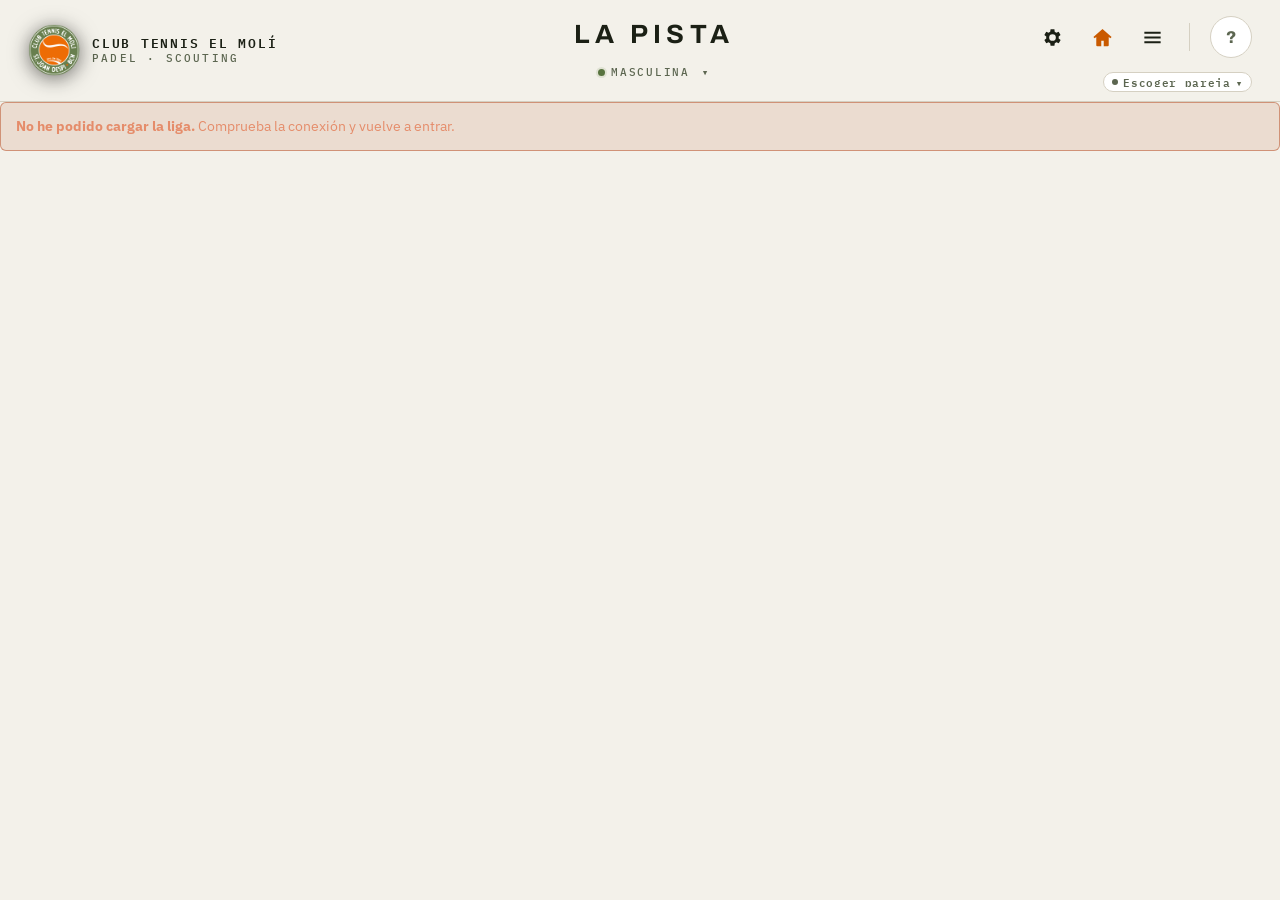
<file: index.html>
<!doctype html>
<html lang="es">
<head>
<meta charset="utf-8">
<meta name="viewport" content="width=device-width, initial-scale=1, viewport-fit=cover">
<meta name="theme-color" content="#0E1109">
<script>
/* Tema antes de pintar nada (sin parpadeo): el que elijas en Configuración o el del móvil. */
(function () {
  var pref = 'auto';
  try { pref = localStorage.getItem('padel-scouting.theme.v1') || 'auto'; } catch (e) {}
  var mq = window.matchMedia ? window.matchMedia('(prefers-color-scheme: light)') : null;
  function apply() {
    var t = pref === 'light' || pref === 'dark' ? pref : (mq && mq.matches ? 'light' : 'dark');
    document.documentElement.setAttribute('data-theme', t);
    var m = document.querySelector('meta[name="theme-color"]');
    if (m) m.setAttribute('content', t === 'light' ? '#F3F1EA' : '#0E1109');
    /* Avisa a la app (la pista cambia de foto de día a noche). */
    try { window.dispatchEvent(new CustomEvent('padel-theme', { detail: t })); } catch (e) {}
  }
  window.PadelTheme = {
    get: function () { return pref; },
    set: function (p) { pref = p; try { localStorage.setItem('padel-scouting.theme.v1', p); } catch (e) {} apply(); }
  };
  if (mq && mq.addEventListener) mq.addEventListener('change', function () { if (pref === 'auto') apply(); });
  apply();
})();
</script>
<meta name="description" content="Sistema personal de scouting y coaching de pádel: registrar, acumular, analizar y preparar el siguiente partido.">
<title>Padel Scouting · Fran</title>
<link rel="icon" href="assets/favicon.ico" sizes="any">
<link rel="icon" href="assets/logo.png" type="image/png" sizes="512x512">
<link rel="apple-touch-icon" href="assets/apple-touch-icon.png">
<link rel="manifest" href="manifest.webmanifest">
<meta name="apple-mobile-web-app-capable" content="yes">
<meta name="apple-mobile-web-app-status-bar-style" content="black-translucent">
<meta name="apple-mobile-web-app-title" content="Padel Scouting">
<meta property="og:title" content="Padel Scouting · Club Tennis El Molí">
<meta property="og:description" content="Registro y análisis de partidos de la liga de pádel.">
<meta property="og:image" content="assets/logo.png">
<link rel="preconnect" href="https://fonts.googleapis.com">
<link rel="preconnect" href="https://fonts.gstatic.com" crossorigin>
<link href="https://fonts.googleapis.com/css2?family=Archivo:wght@500;700;900&family=IBM+Plex+Mono:wght@400;500;600&family=IBM+Plex+Sans:wght@400;500;600&display=swap" rel="stylesheet">
<link rel="stylesheet" href="css/styles.css">
</head>
<body>

<header class="topbar">
  <div class="tb-left">
  <button type="button" id="back-btn" class="tb-back" aria-label="Volver a la pantalla anterior" title="Volver" hidden>
    <svg viewBox="0 0 24 24" aria-hidden="true"><path d="M15.4 4.6 8 12l7.4 7.4-1.4 1.4L5.2 12l8.8-8.8z"/></svg>
  </button>
  <button type="button" class="tb-brand" data-shell="home" aria-label="Ir a la pista">
    <img class="brand-mark" src="assets/logo.png" alt="" width="42" height="42">
    <span class="tb-club"><b>Club Tennis El Molí</b><small>Padel · Scouting</small></span>
  </button>
  </div>

  <div class="tb-center">
    <h1 id="page-title">La pista</h1>
    <div class="comp">
      <button type="button" id="comp-btn" class="comp-btn" aria-haspopup="true" aria-expanded="false"
              aria-controls="comp-menu" title="Cambiar de competición">
        <i class="comp-dot" aria-hidden="true"></i><span id="comp-label">Masculina</span><span
        id="comp-season" class="comp-season"></span><span class="comp-caret" aria-hidden="true">▾</span>
      </button>
      <div id="comp-menu" class="comp-menu" role="menu" hidden></div>
    </div>
  </div>

  <nav class="tb-actions" aria-label="Acciones">
    <button type="button" class="tb-icon" data-shell="config" aria-label="Configuración" title="Configuración">
      <svg viewBox="0 0 24 24" aria-hidden="true"><path d="M19.4 13a7.6 7.6 0 0 0 0-2l2-1.6-2-3.4-2.4 1a7.4 7.4 0 0 0-1.7-1L15 3.4h-4l-.4 2.6a7.4 7.4 0 0 0-1.7 1l-2.4-1-2 3.4 2 1.6a7.6 7.6 0 0 0 0 2l-2 1.6 2 3.4 2.4-1a7.4 7.4 0 0 0 1.7 1l.4 2.6h4l.4-2.6a7.4 7.4 0 0 0 1.7-1l2.4 1 2-3.4zM13 15.5a3.5 3.5 0 1 1 0-7 3.5 3.5 0 0 1 0 7z" transform="translate(-1 0)"/></svg>
    </button>
    <button type="button" class="tb-icon" data-shell="home" aria-label="Inicio" title="Inicio">
      <svg viewBox="0 0 24 24" aria-hidden="true"><path d="M12 3.2 2.5 11.4l1.3 1.5 1.7-1.5V20a1 1 0 0 0 1 1h4.2v-5.6h2.6V21h4.2a1 1 0 0 0 1-1v-8.6l1.7 1.5 1.3-1.5z"/></svg>
    </button>
    <button type="button" class="tb-icon" id="menu-btn" data-shell="menu" aria-label="Abrir menú"
            aria-expanded="false" aria-controls="drawer" title="Menú">
      <svg viewBox="0 0 24 24" aria-hidden="true"><path d="M3.5 6h17v2.2h-17zM3.5 10.9h17v2.2h-17zM3.5 15.8h17V18h-17z"/></svg>
    </button>
    <span class="tb-sep" aria-hidden="true"></span>
    <button type="button" class="avatar" id="avatar-btn" data-shell="perfil" aria-label="Mi perfil" title="Mi perfil">
      <span id="avatar-initial">?</span>
    </button>
  </nav>
  <button type="button" id="pair-btn" class="pair-chip" aria-haspopup="dialog" title="Escoger pareja">Pareja</button>
</header>

<div id="scrim" class="scrim" hidden></div>
<aside id="drawer" class="drawer" aria-label="Todas las secciones" hidden>
  <div class="drawer-head">
    <span class="eyebrow">Menú</span>
    <button type="button" class="tb-icon" data-shell="close" aria-label="Cerrar menú">
      <svg viewBox="0 0 24 24" aria-hidden="true"><path d="m6.2 4.6 5.8 5.8 5.8-5.8 1.6 1.6-5.8 5.8 5.8 5.8-1.6 1.6-5.8-5.8-5.8 5.8-1.6-1.6 5.8-5.8-5.8-5.8z"/></svg>
    </button>
  </div>
  <nav id="drawer-nav" class="drawer-nav"></nav>
</aside>
<div id="modal-root"></div>

<p id="view-intro" class="view-intro" hidden></p>
<div id="season-bar" class="season-bar" hidden>
  <label for="season-sel">Temporada</label>
  <select id="season-sel"></select>
</div>
<main id="view" class="view"></main>

<noscript>
  <div class="view">
    <div class="notice bad">Esta aplicación necesita JavaScript activado para funcionar.</div>
  </div>
</noscript>

<div id="toast" class="toast" role="status" aria-live="polite"></div>


<script src="js/data.js"></script>
<script src="js/liga-parser.js"></script>
<script src="js/liga.js"></script>
<script src="js/calendario.js"></script>
<script src="js/club.js"></script>
<script src="js/cronica.js"></script>
<script src="js/db.js"></script>
<script src="js/auth.js"></script>
<script src="js/avisos.js"></script>
<script src="js/instalar.js"></script>
<script src="js/storage.js"></script>
<script src="js/sync.js"></script>
<script src="js/analysis.js"></script>
<script src="js/briefing.js"></script>
<script src="js/views-liga.js"></script>
<script src="js/views-temporada.js"></script>
<script src="js/views-general.js"></script>
<script src="js/horarios.js"></script>
<script src="js/views-estemes.js"></script>
<script src="js/court.js"></script>
<script src="js/shell.js"></script>
<script src="js/recorrido.js"></script>
<script src="js/enlaces.js"></script>
<script src="js/app.js"></script>
<script src="js/mobile.js"></script>
</body>
</html>
</file>
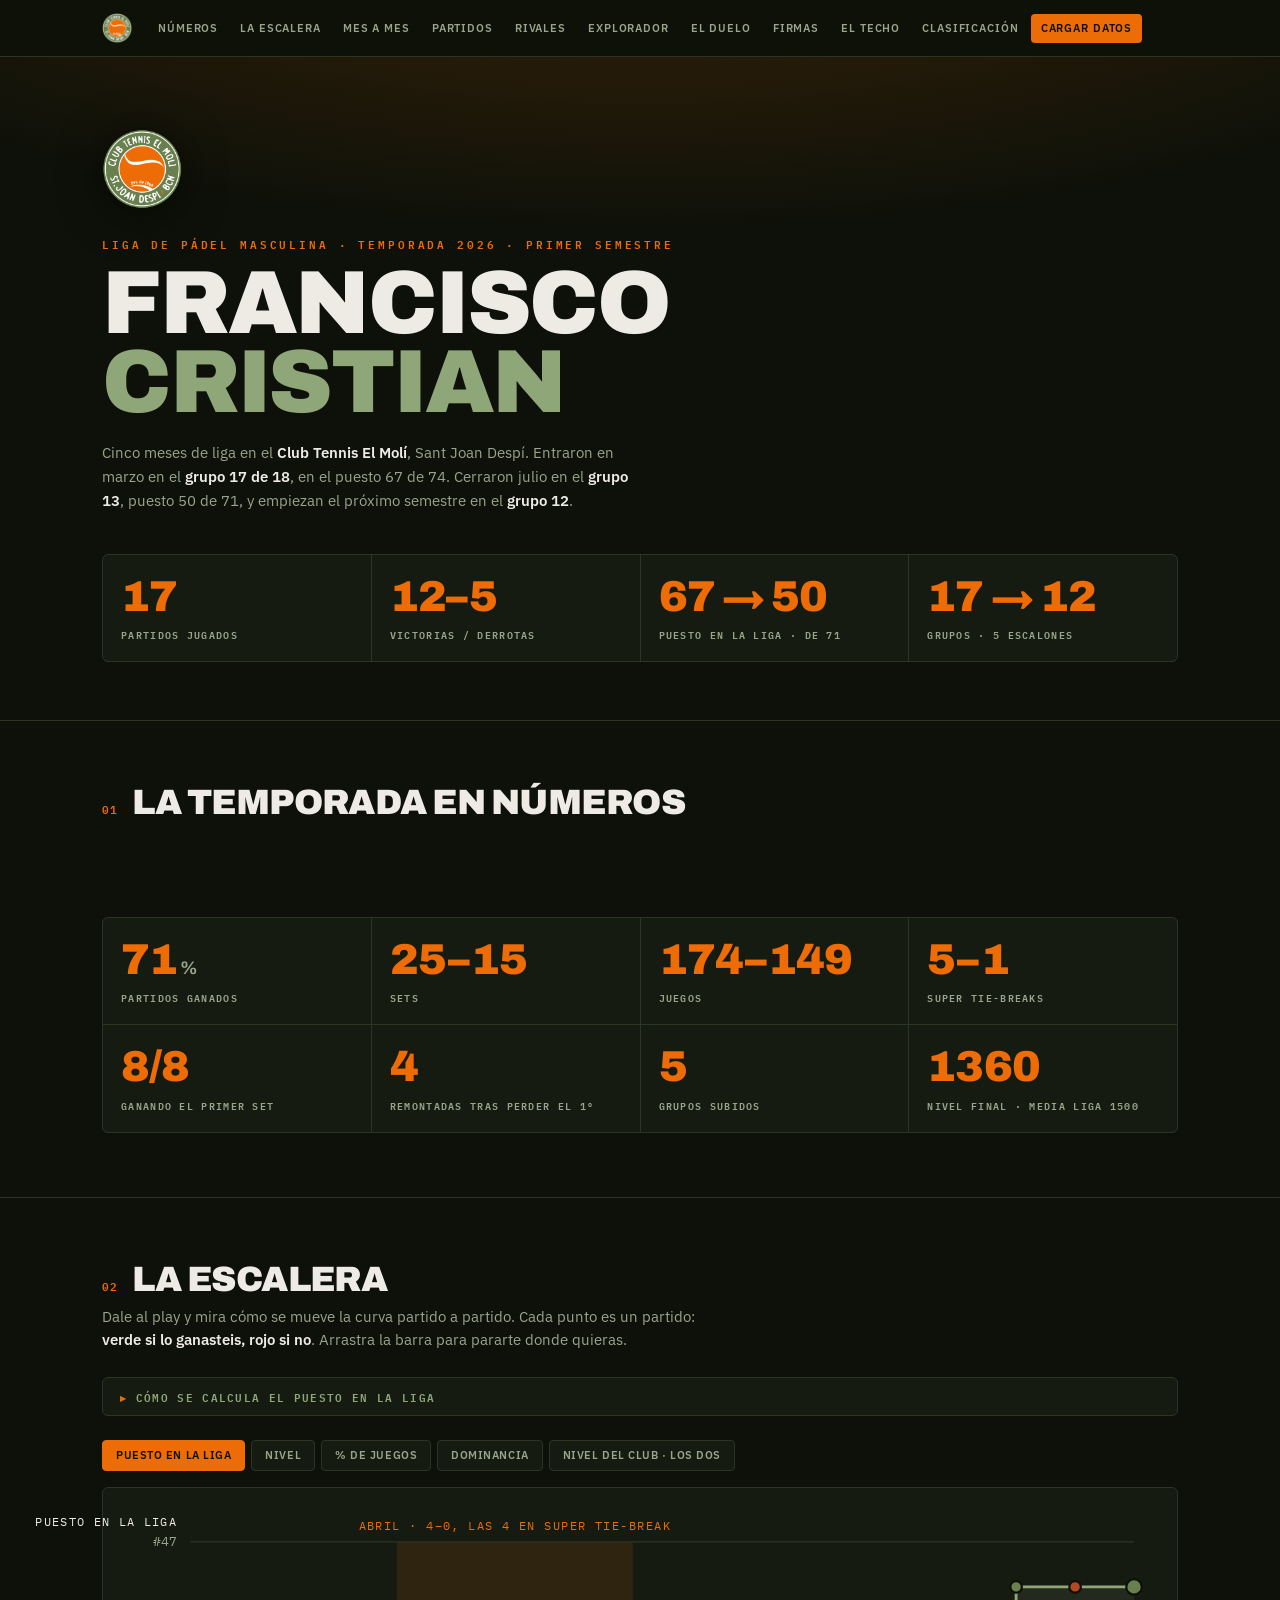
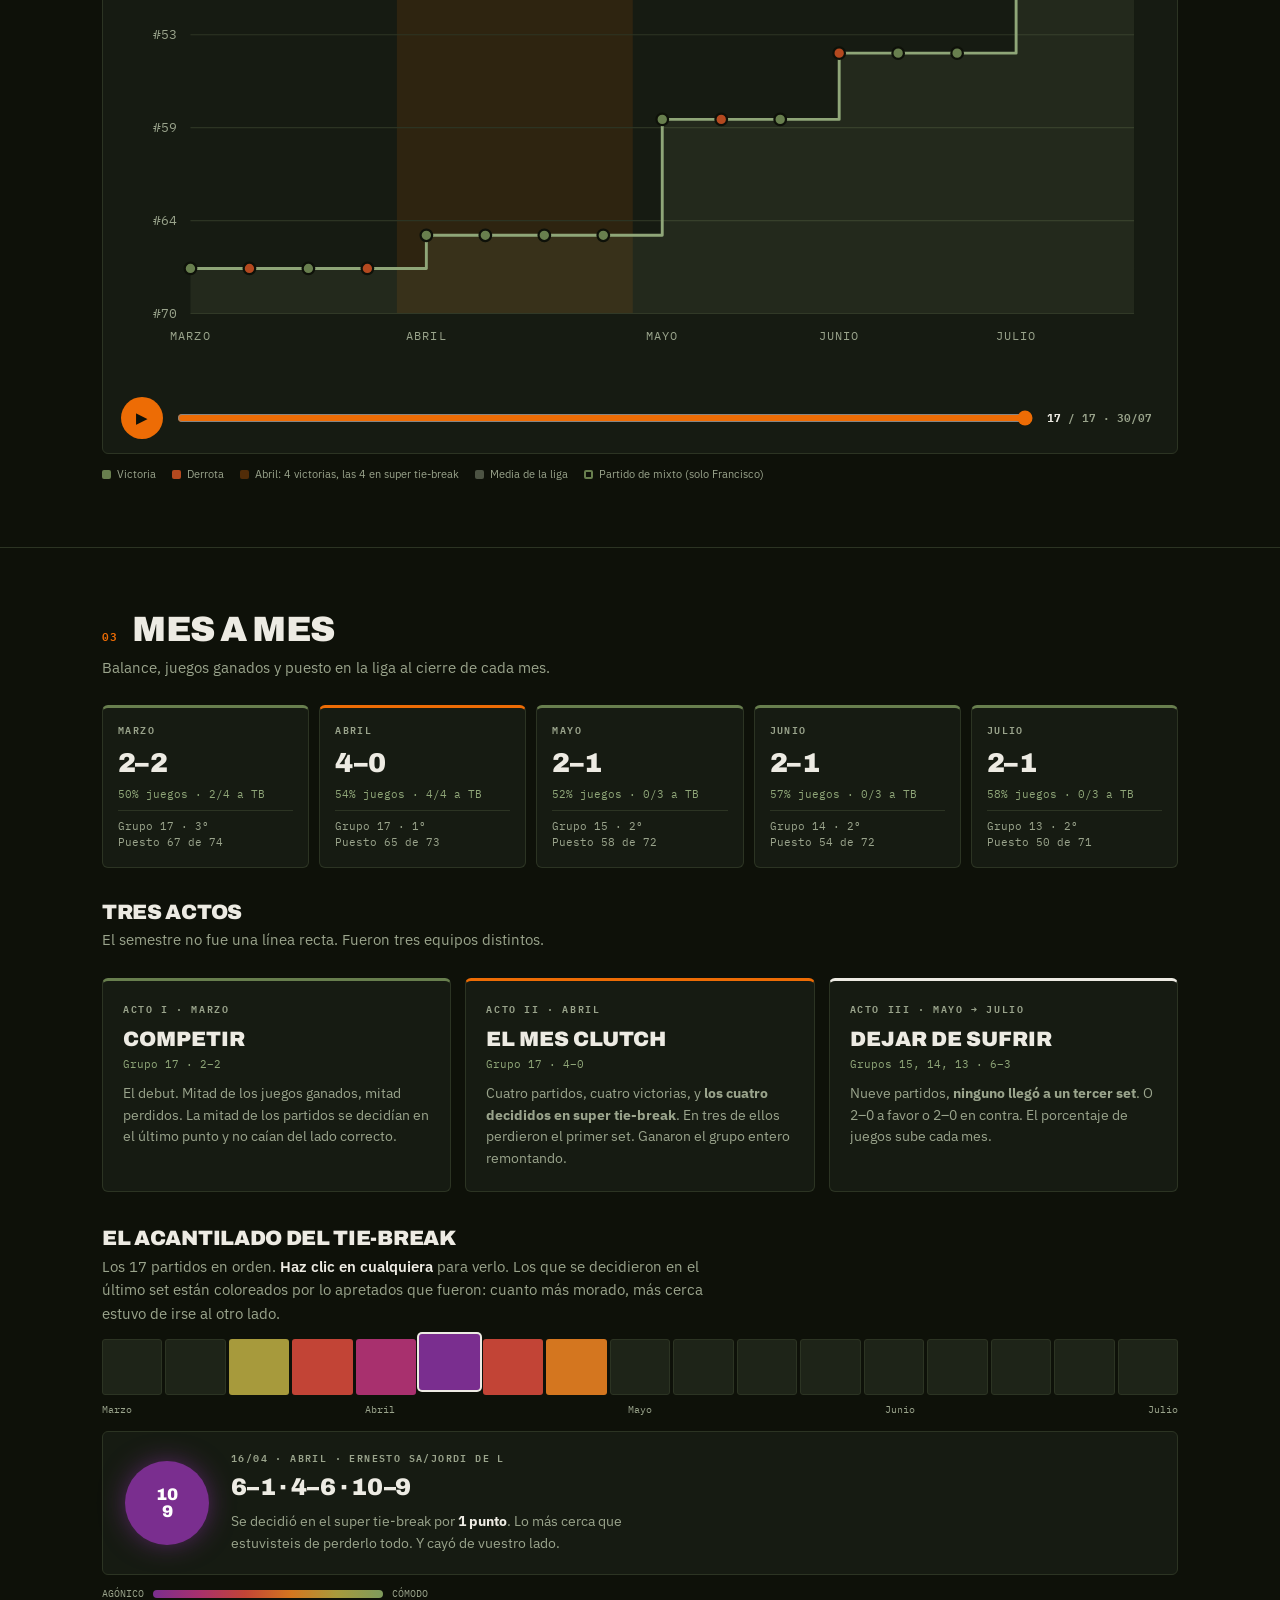
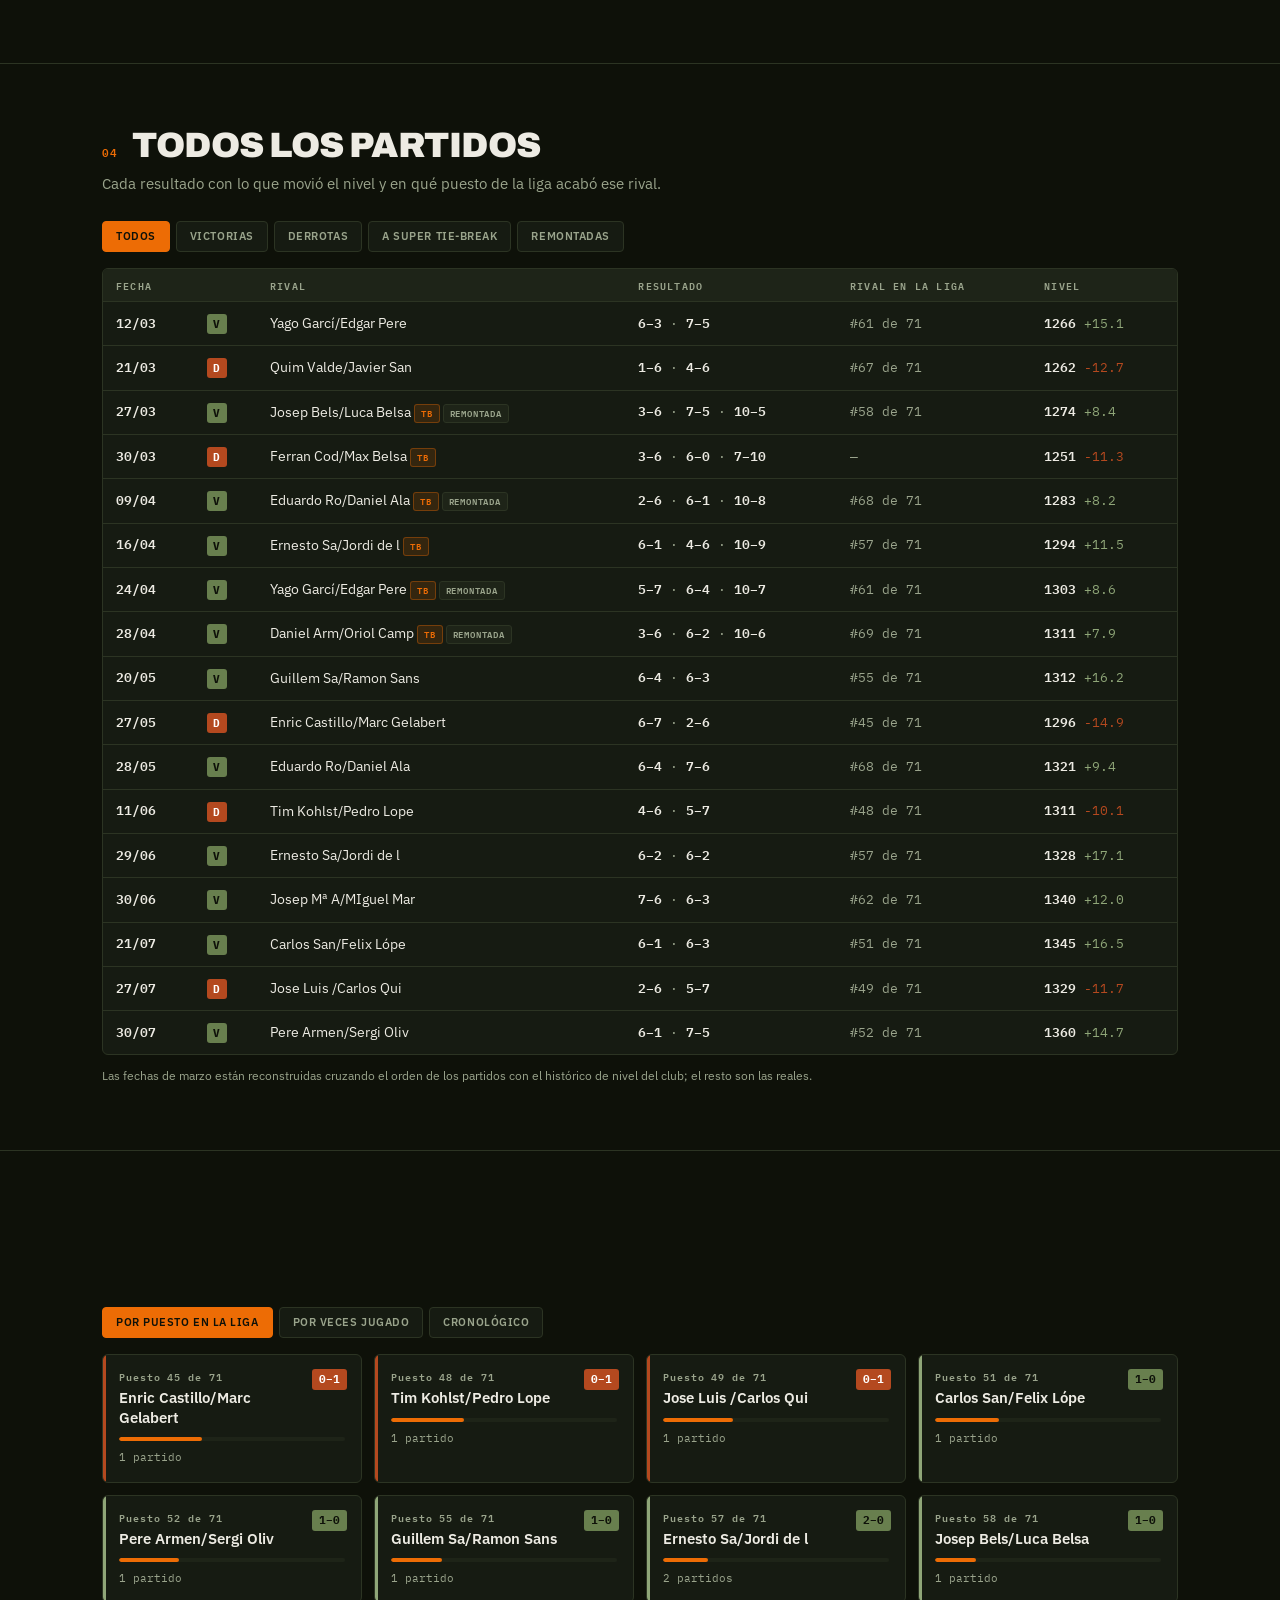
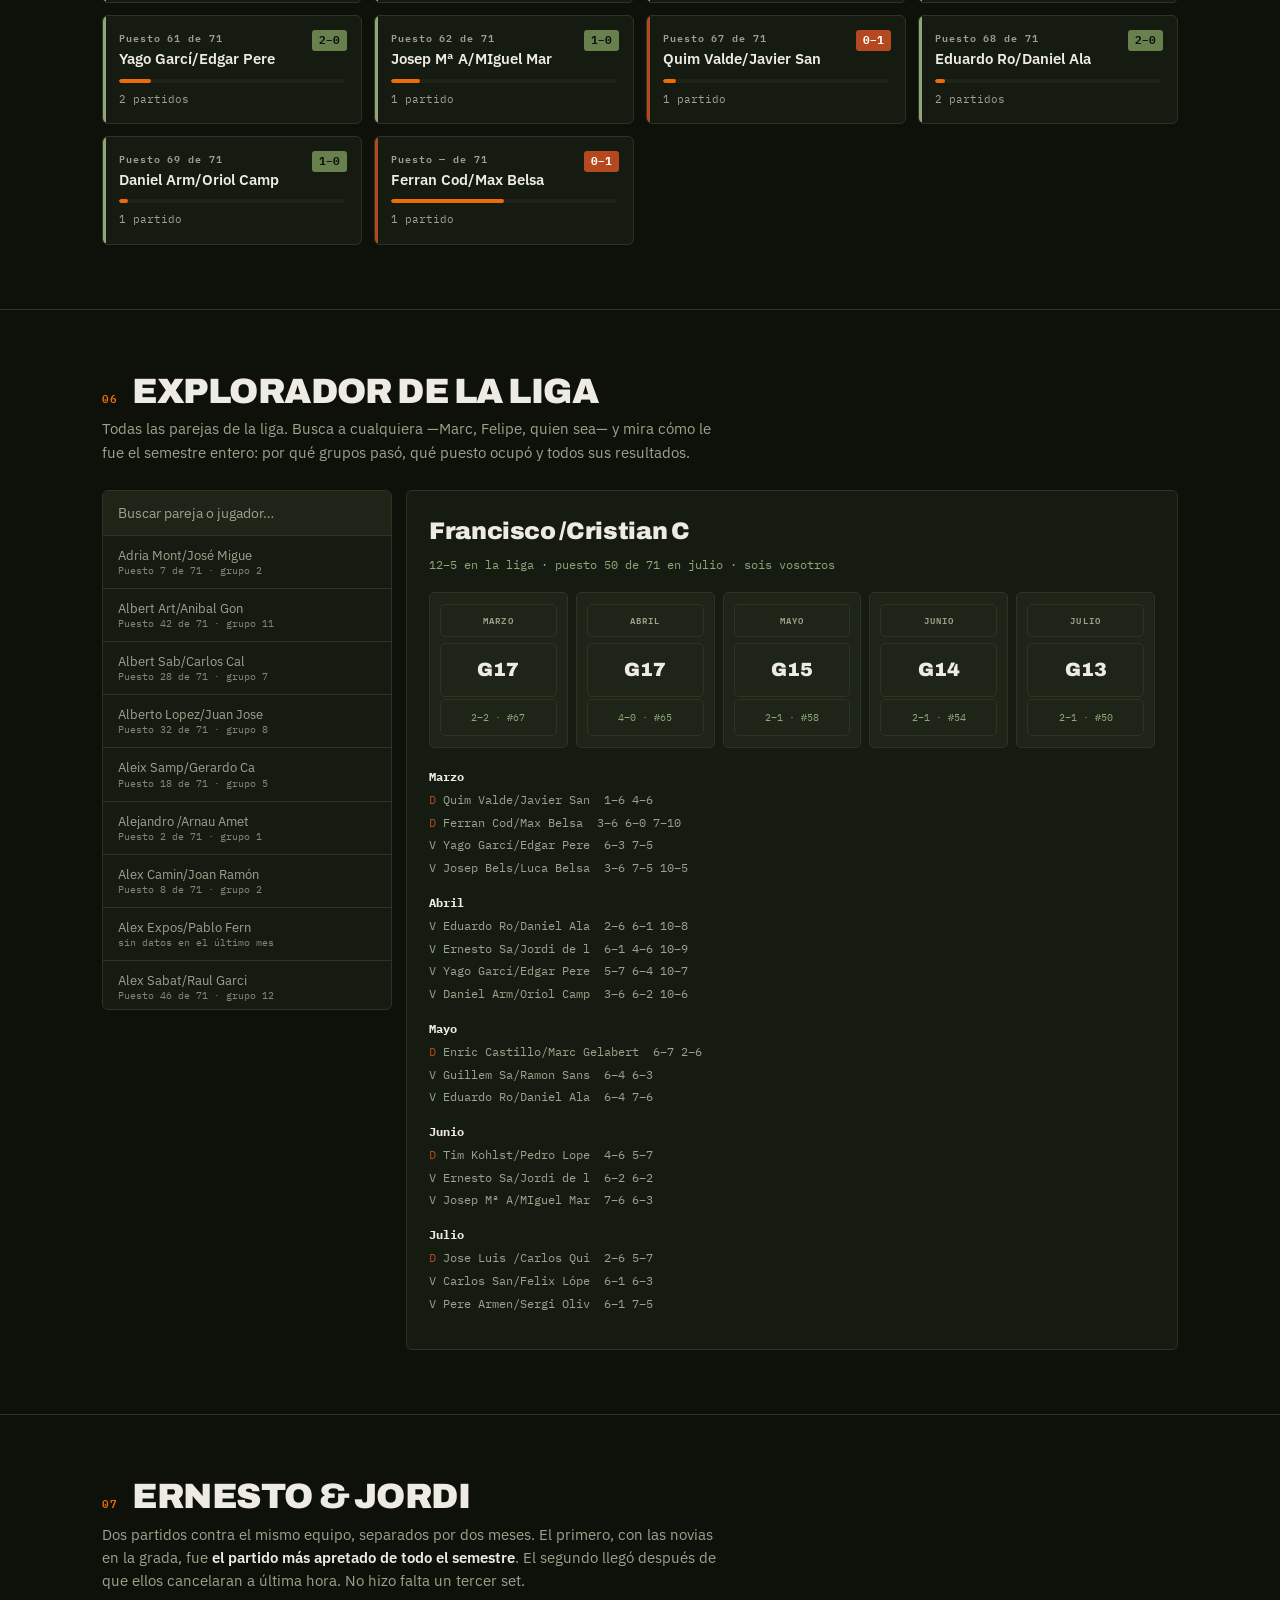
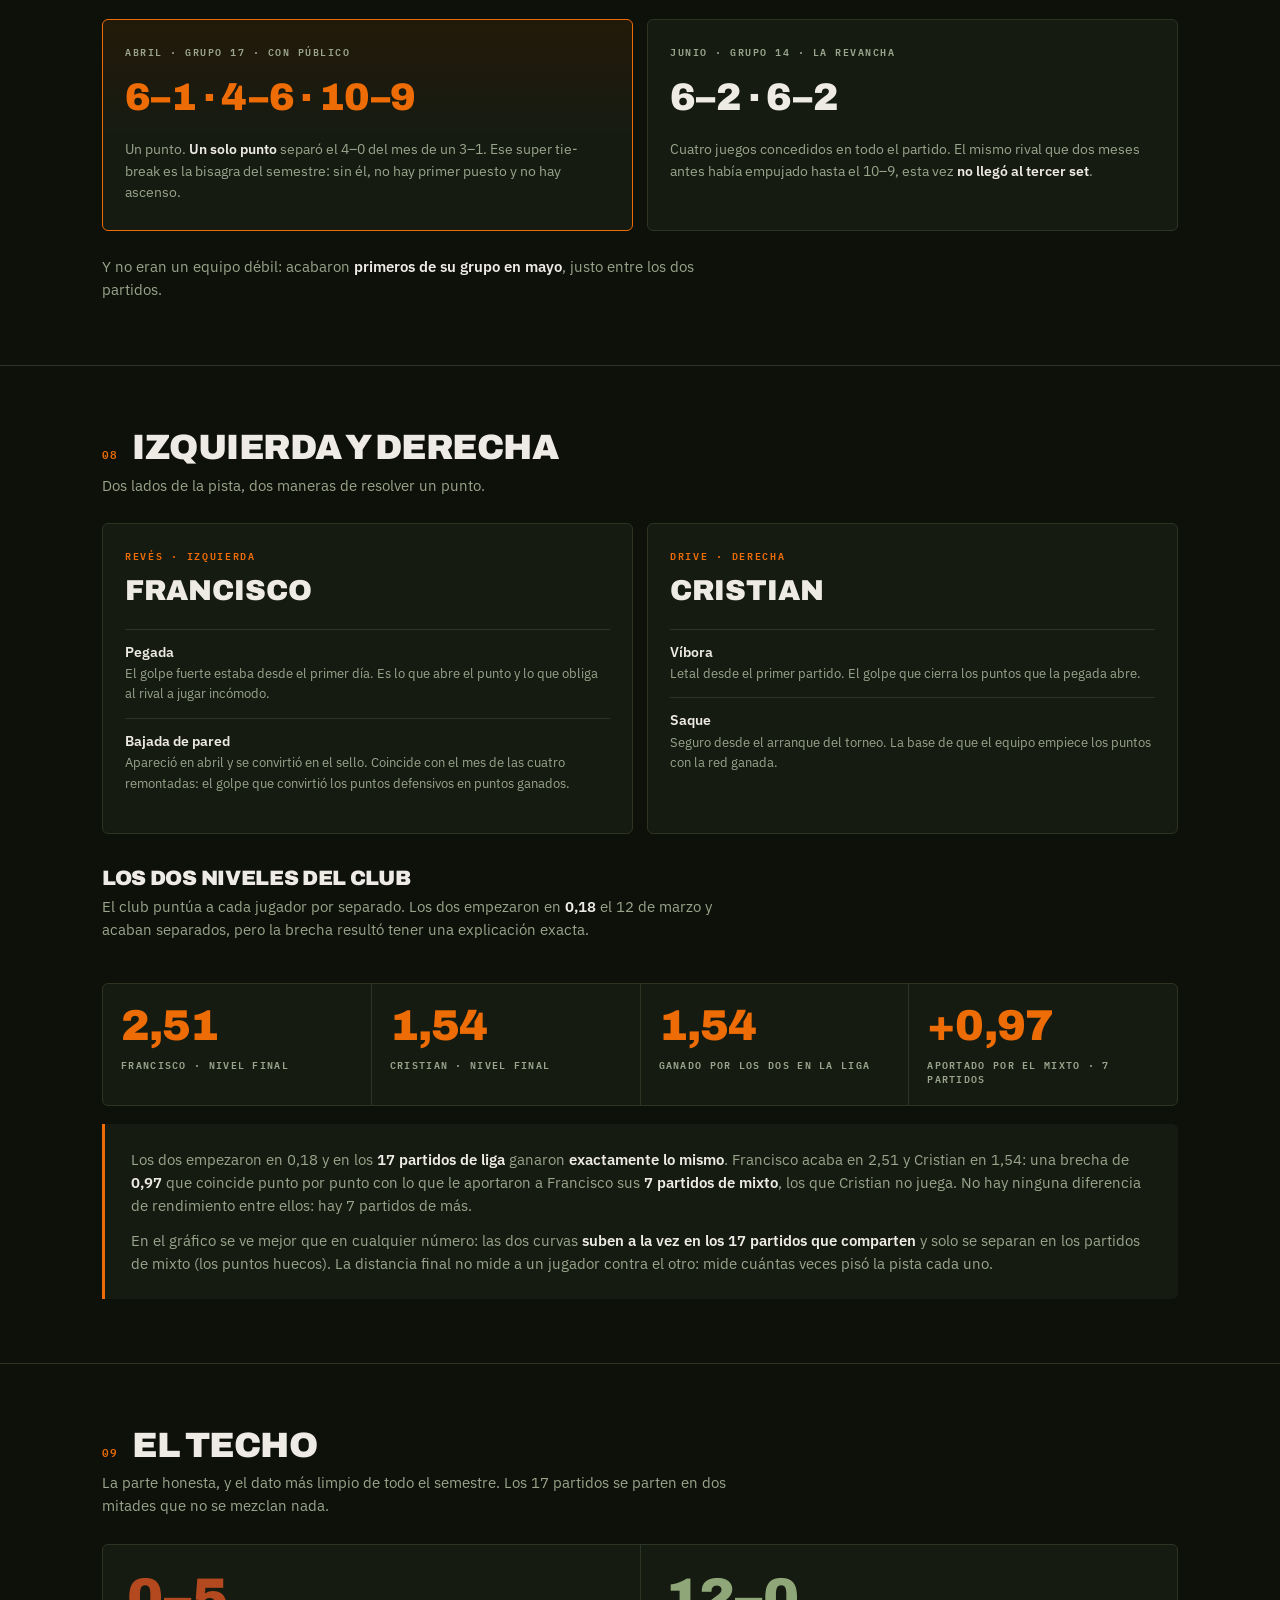
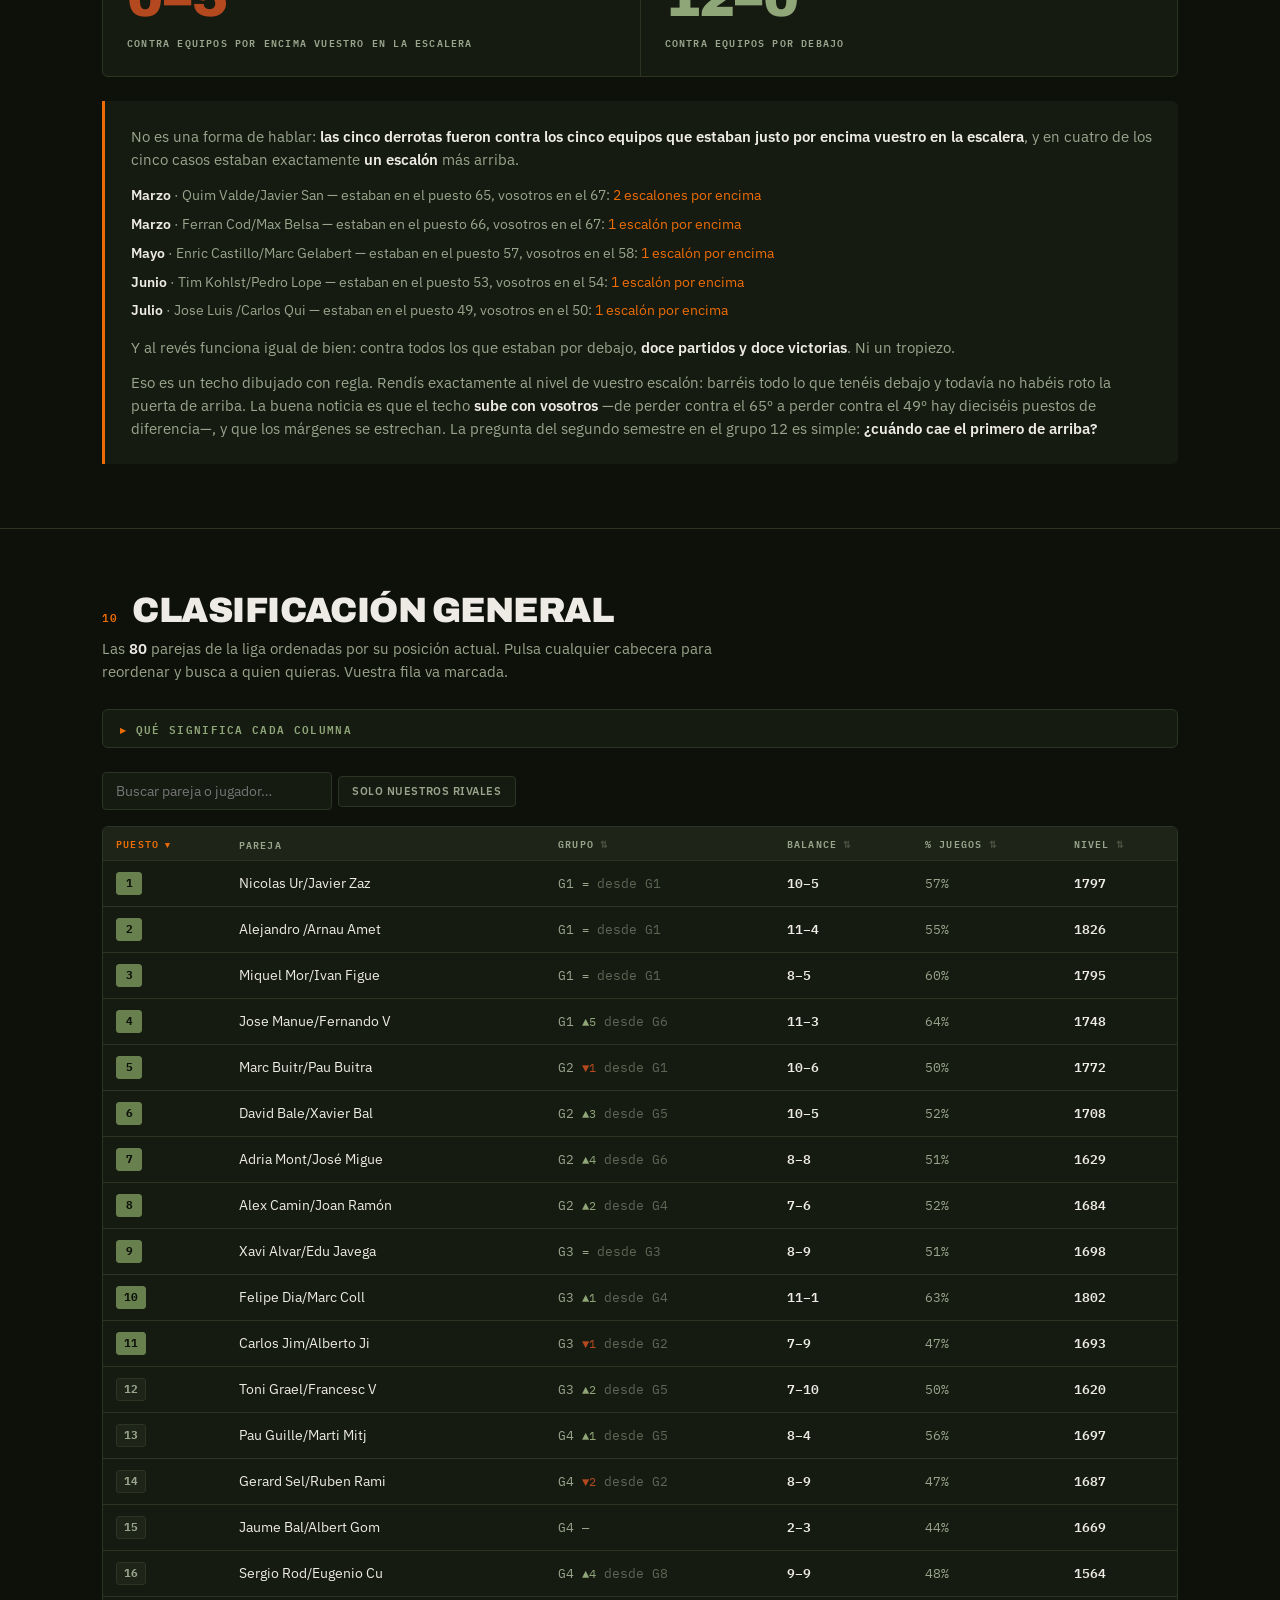
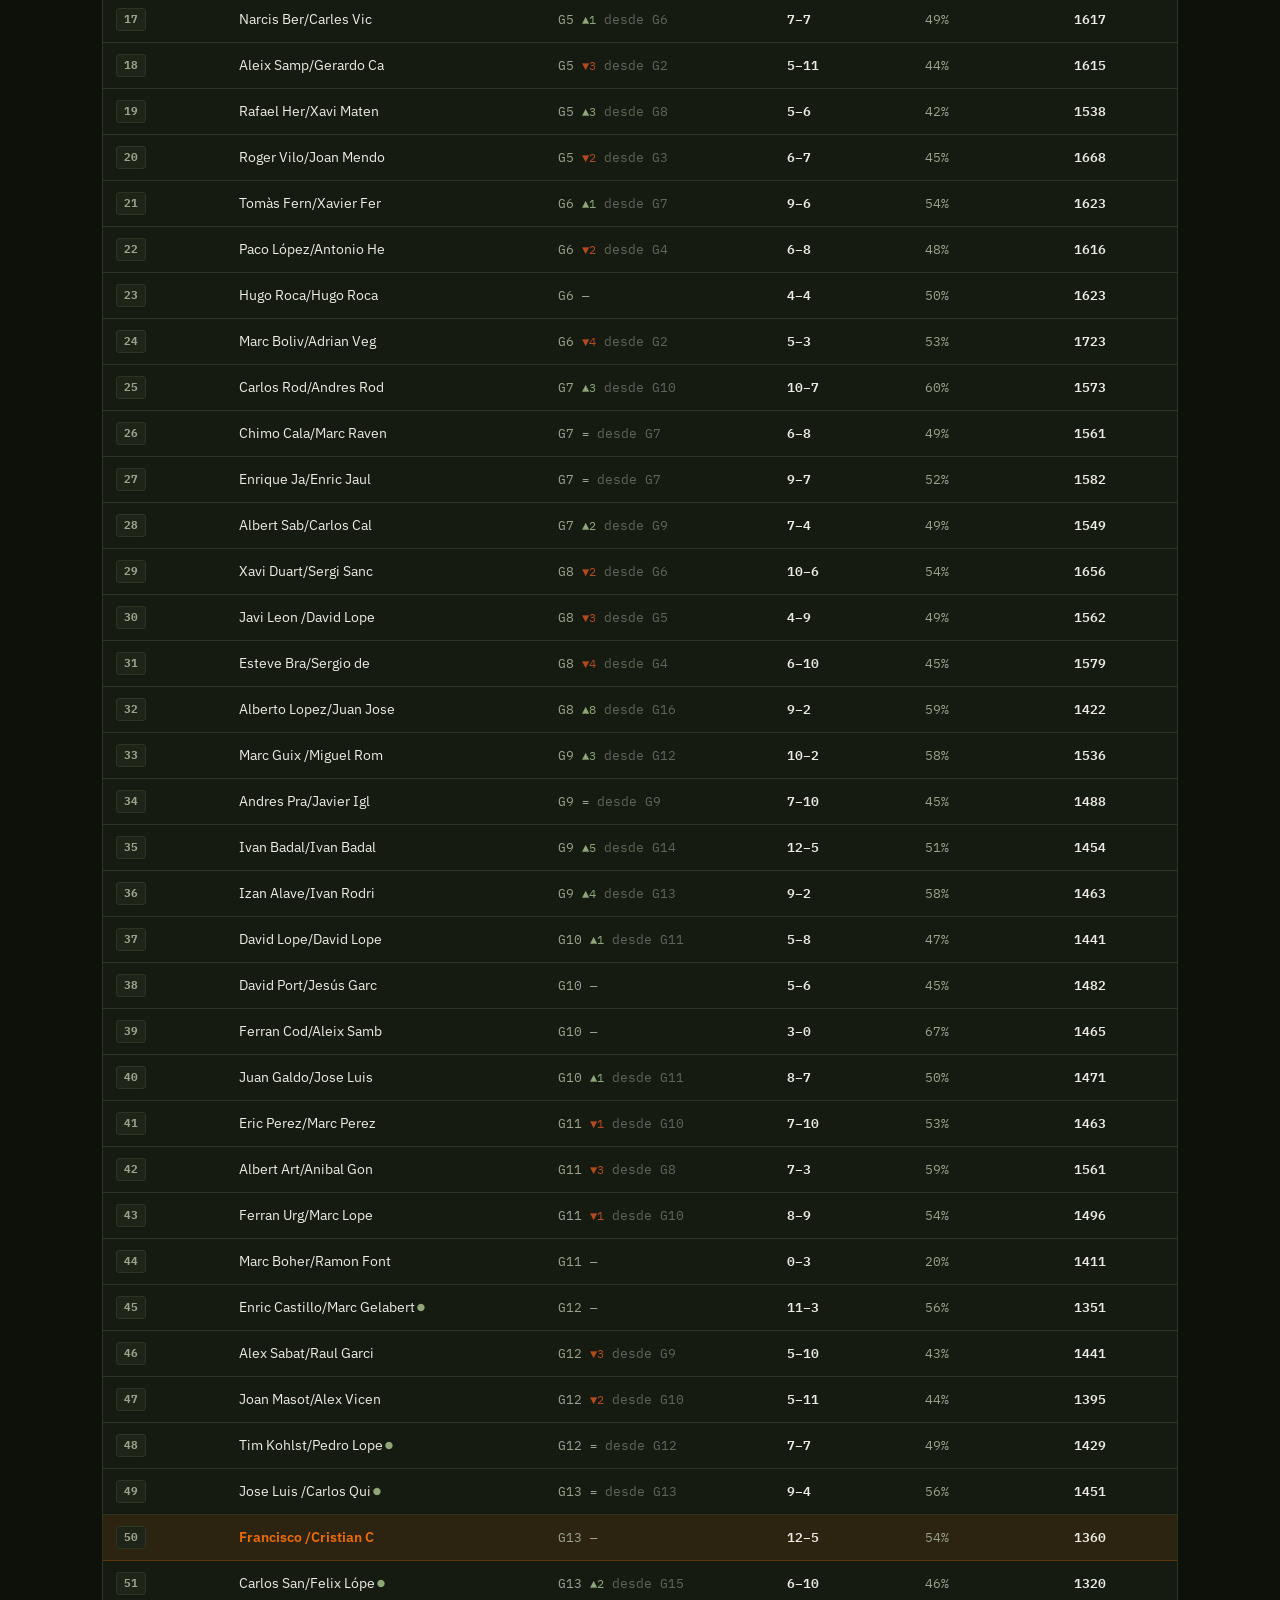
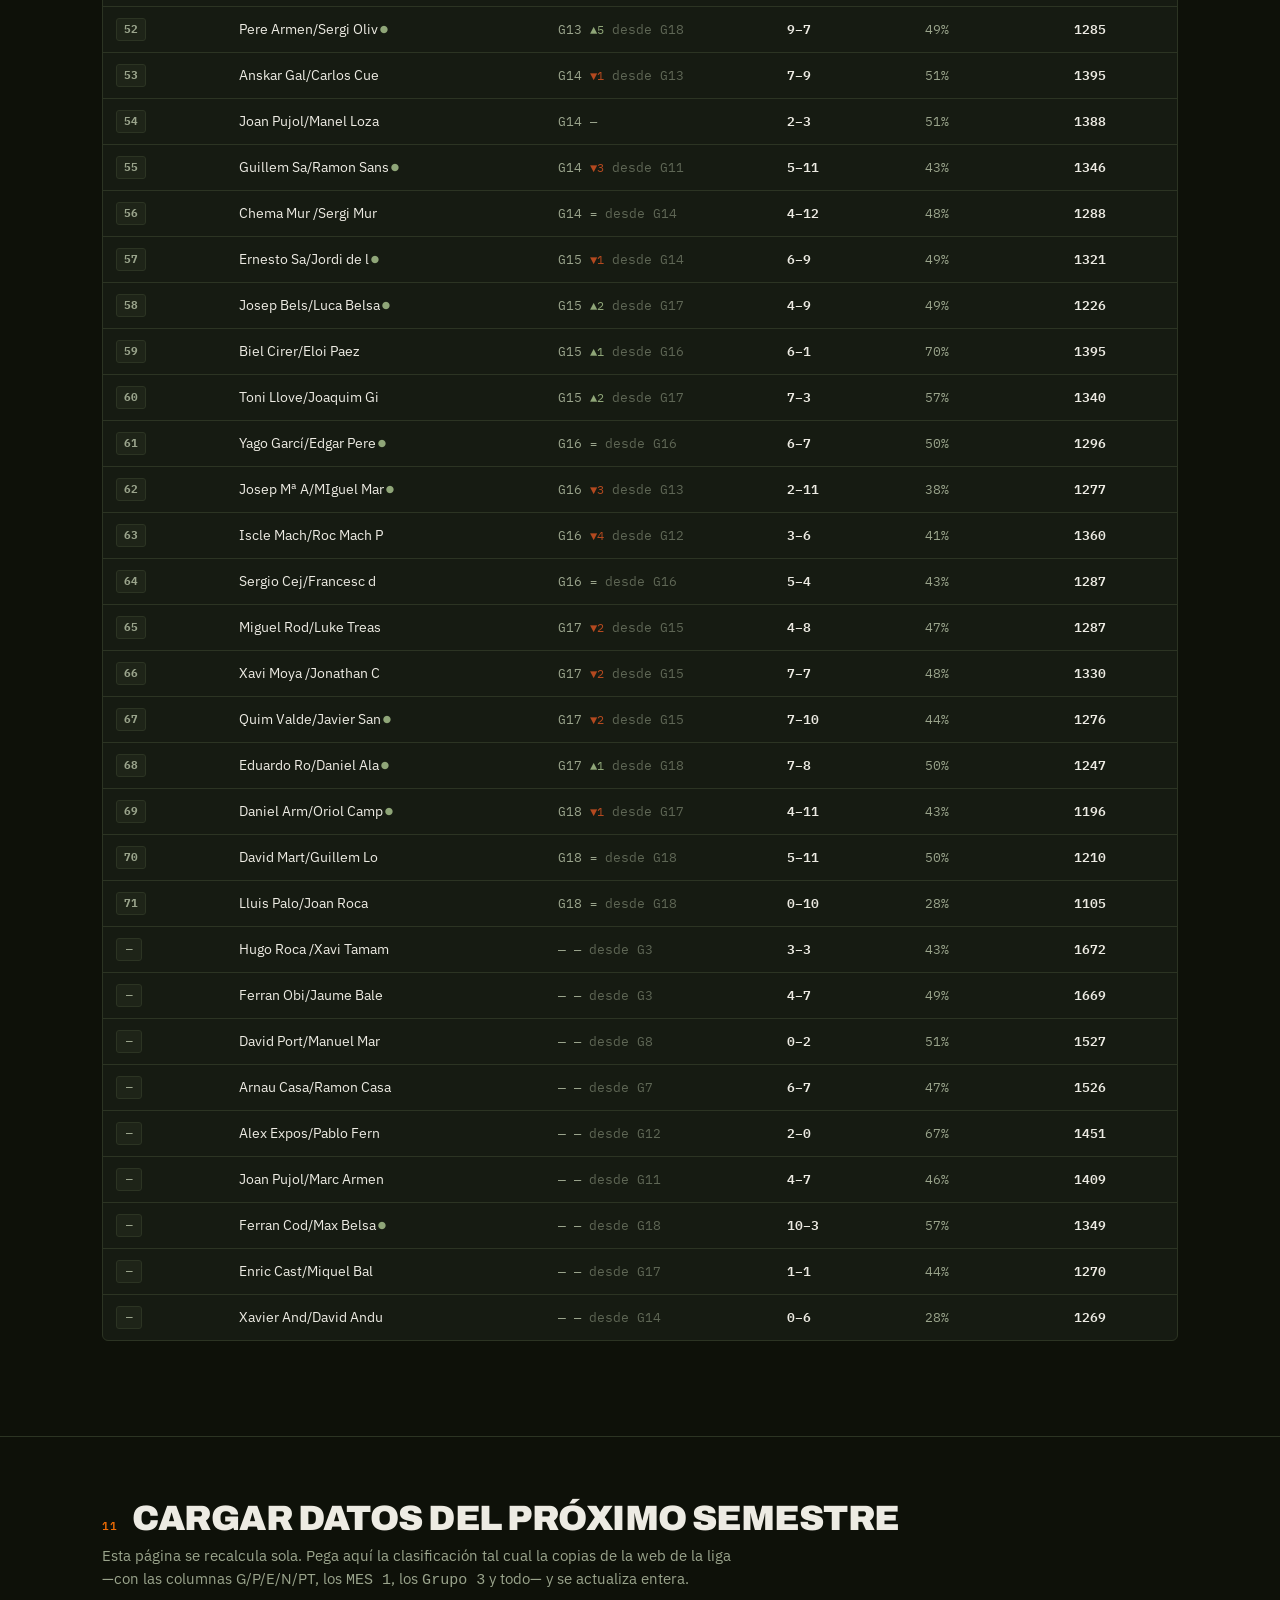
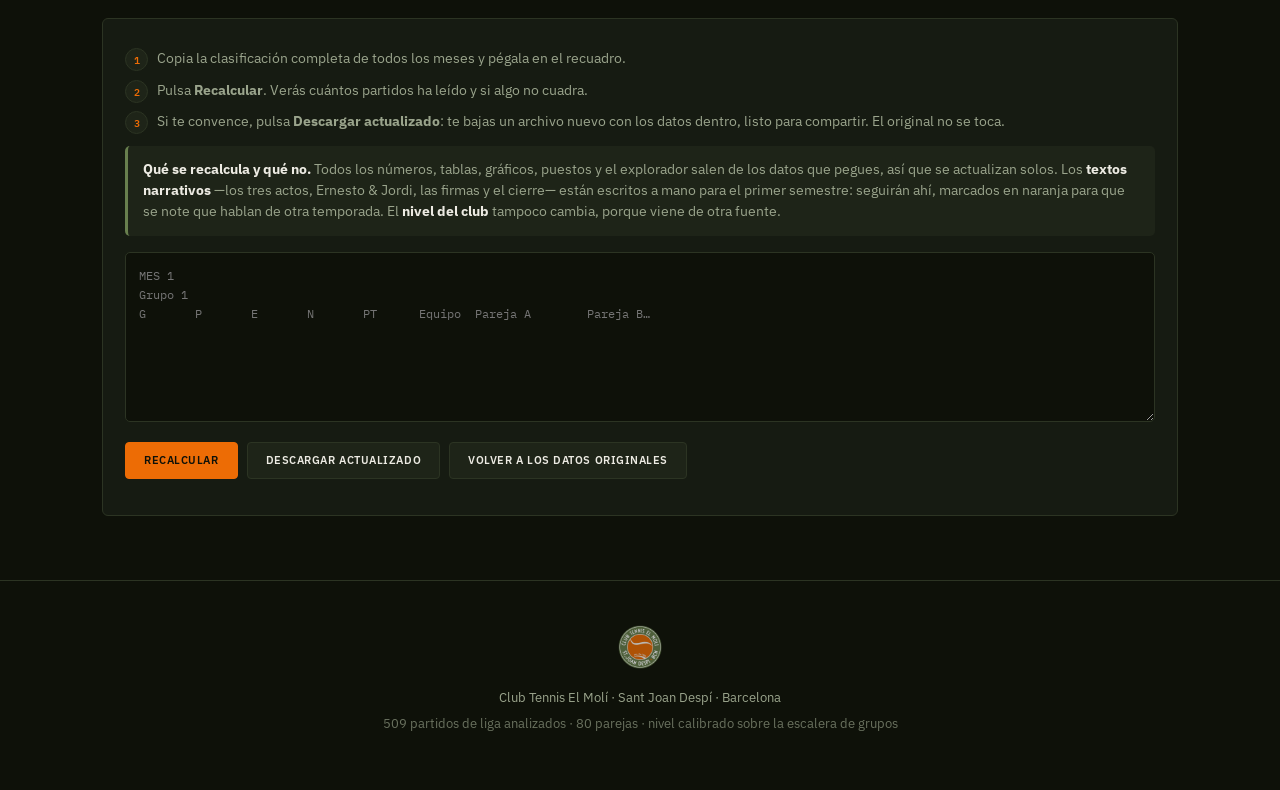
<file: legacy/analisis-liga-padel.html>
<!DOCTYPE html>
<html lang="es">
<head>
<meta charset="utf-8">
<meta name="viewport" content="width=device-width,initial-scale=1">
<title>Análisis Liga de Pádel · Francisco / Cristian · Club Tennis El Molí</title>
<link rel="icon" href="[data-uri]">
<link rel="preconnect" href="https://fonts.googleapis.com">
<link rel="preconnect" href="https://fonts.gstatic.com" crossorigin>
<link href="https://fonts.googleapis.com/css2?family=Archivo:wght@500;700;900&family=IBM+Plex+Mono:wght@400;600&family=IBM+Plex+Sans:wght@400;500;600&display=swap" rel="stylesheet">
<style>
:root{
  --ink:#0E1109; --panel:#161B12; --panel2:#1E2418; --line:#2C3423;
  --bone:#EDEBE3; --mute:#9AA48C; --sage:#8FA678; --sage-dk:#687F4E;
  --orange:#ED6C05; --brick:#B4491F;
  --disp:'Archivo',system-ui,sans-serif;
  --body:'IBM Plex Sans',system-ui,sans-serif;
  --mono:'IBM Plex Mono',ui-monospace,monospace;
}
*{box-sizing:border-box;margin:0;padding:0}
html{scroll-behavior:smooth;scroll-padding-top:64px}
body{background:var(--ink);color:var(--bone);font-family:var(--body);line-height:1.55;
  -webkit-font-smoothing:antialiased;overflow-x:hidden}
.wrap{max-width:1120px;margin:0 auto;padding:0 22px}
a{color:var(--orange)}

/* Visible por defecto: el JS lo oculta en cuanto arranca. Si el archivo se abre en un
   visor sin JavaScript, este aviso es lo único que explica por qué no hay números. */
#jsWarn,#noJs{background:#B4491F;color:#fff;padding:16px 20px;font:400 13px/1.6 var(--body);
  border-bottom:2px solid #7E2E12}
#jsWarn b{font-weight:600}
#jsWarn span{display:block;margin-top:7px;opacity:.92}
#jsWarn.err{background:#7A2E8F;border-bottom-color:#4A1B56}
#jsWarn.err code{display:block;margin-top:8px;font:400 11px/1.5 var(--mono);
  background:rgba(0,0,0,.3);padding:8px 10px;border-radius:4px;word-break:break-word}

.rail{position:sticky;top:0;z-index:90;background:rgba(14,17,9,.94);
  backdrop-filter:blur(12px);border-bottom:1px solid var(--line)}
.rail-in{max-width:1120px;margin:0 auto;padding:0 22px;display:flex;align-items:center;gap:16px;height:56px}
.rail img{height:30px;width:30px;flex:none}
.rail-nav{display:flex;gap:2px;overflow-x:auto;scrollbar-width:none;flex:1}
.rail-nav::-webkit-scrollbar{display:none}
.rail-nav a{color:var(--mute);text-decoration:none;font:600 11px/1 var(--body);
  letter-spacing:.08em;text-transform:uppercase;padding:9px 10px;border-radius:4px;white-space:nowrap;
  transition:color .18s,background .18s}
.rail-nav a:hover{color:var(--bone);background:var(--panel2)}
.rail-nav a.on{color:var(--ink);background:var(--orange)}

.hero{position:relative;padding:72px 0 58px;overflow:hidden;border-bottom:1px solid var(--line)}
.hero::before{content:"";position:absolute;inset:0;
  background:radial-gradient(120% 78% at 50% -22%,rgba(237,108,5,.20),transparent 62%);pointer-events:none}
.hero-in{position:relative}
.crest{width:80px;height:80px;margin-bottom:22px;filter:drop-shadow(0 6px 22px rgba(0,0,0,.6))}
.eyebrow{font:600 11px/1 var(--mono);letter-spacing:.26em;text-transform:uppercase;color:var(--orange);margin-bottom:15px}
.hero h1{font-family:var(--disp);font-weight:900;font-size:clamp(2.5rem,8.6vw,5.6rem);
  line-height:.88;letter-spacing:-.025em;text-transform:uppercase}
.hero h1 em{font-style:normal;color:var(--sage);display:block}
.hero-sub{margin-top:20px;color:var(--mute);font-size:.95rem;max-width:60ch}
.hero-sub b{color:var(--bone);font-weight:600}

.tiles{display:grid;grid-template-columns:repeat(4,1fr);gap:1px;margin-top:42px;
  background:var(--line);border:1px solid var(--line);border-radius:6px;overflow:hidden}
.tiles.six{grid-template-columns:repeat(4,1fr)}
.tile{background:var(--panel);padding:20px 18px}
.tile .n{font-family:var(--disp);font-weight:900;font-size:clamp(1.7rem,4.2vw,2.7rem);line-height:1;
  letter-spacing:-.02em;color:var(--orange)}
.tile .n small{font-size:.42em;color:var(--mute);font-weight:700;margin-left:3px}
.tile .k{font:600 10px/1.4 var(--mono);letter-spacing:.13em;text-transform:uppercase;color:var(--mute);margin-top:9px}

section{padding:64px 0;border-bottom:1px solid var(--line)}
.shead{display:flex;align-items:baseline;gap:14px;margin-bottom:8px;flex-wrap:wrap}
.snum{font:600 11px/1 var(--mono);color:var(--orange);letter-spacing:.1em}
.shead h2{font-family:var(--disp);font-weight:900;font-size:clamp(1.45rem,3.4vw,2.2rem);
  text-transform:uppercase;letter-spacing:-.015em;line-height:1}
.sdek{color:var(--mute);max-width:70ch;margin-bottom:26px;font-size:.94rem}
.sdek b{color:var(--bone);font-weight:600}

details.method{background:var(--panel);border:1px solid var(--line);border-radius:6px;margin-bottom:24px}
details.method summary{cursor:pointer;padding:13px 17px;font:600 11px/1 var(--mono);
  letter-spacing:.12em;text-transform:uppercase;color:var(--sage);list-style:none}
details.method summary::-webkit-details-marker{display:none}
details.method summary::before{content:"▸ ";color:var(--orange)}
details.method[open] summary::before{content:"▾ "}
details.method .body{padding:0 17px 17px;color:var(--mute);font-size:.88rem}
details.method .body p+p{margin-top:9px}
details.method .body b{color:var(--bone);font-weight:600}
details.method code{font-family:var(--mono);font-size:.85em;background:var(--panel2);
  padding:2px 6px;border-radius:3px;color:var(--sage)}

.ctrl{display:flex;gap:6px;flex-wrap:wrap;margin-bottom:16px;align-items:center}
.ctrl button{background:var(--panel);color:var(--mute);border:1px solid var(--line);
  font:600 11px/1 var(--body);letter-spacing:.05em;text-transform:uppercase;
  padding:9px 13px;border-radius:4px;cursor:pointer;transition:.16s}
.ctrl button:hover{color:var(--bone);border-color:var(--sage-dk)}
.ctrl button.on{background:var(--orange);color:var(--ink);border-color:var(--orange)}

.chart-box{background:var(--panel);border:1px solid var(--line);border-radius:6px;padding:16px 14px 8px;position:relative}
.chart-box svg{display:block;width:100%;height:auto;overflow:visible}
.player{display:flex;align-items:center;gap:14px;padding:14px 4px 6px;flex-wrap:wrap}
.player button.play{background:var(--orange);color:var(--ink);border:0;width:42px;height:42px;
  border-radius:50%;cursor:pointer;font-size:15px;display:grid;place-items:center;flex:none}
.player button.play:hover{filter:brightness(1.1)}
.player input[type=range]{flex:1;min-width:150px;accent-color:var(--orange);cursor:pointer}
.player .pos{font:600 11px/1 var(--mono);color:var(--mute);white-space:nowrap;min-width:112px}
.player .pos b{color:var(--bone)}
#tip{position:absolute;pointer-events:none;opacity:0;transition:opacity .12s;
  background:var(--ink);border:1px solid var(--sage-dk);border-radius:5px;padding:9px 11px;
  font:400 12px/1.5 var(--body);z-index:20;min-width:176px;box-shadow:0 10px 30px rgba(0,0,0,.6)}
#tip .t-h{font:600 10px/1 var(--mono);letter-spacing:.1em;text-transform:uppercase;color:var(--orange);margin-bottom:5px}
#tip .t-r{color:var(--mute)} #tip .t-r b{color:var(--bone);font-weight:600}
.legend{display:flex;gap:16px;flex-wrap:wrap;margin-top:12px;font:400 11px/1.6 var(--body);color:var(--mute)}
.legend i{display:inline-block;width:9px;height:9px;border-radius:2px;margin-right:6px;vertical-align:-1px}

.mgrid{display:grid;grid-template-columns:repeat(5,1fr);gap:10px;margin-bottom:34px}
.mcard{background:var(--panel);border:1px solid var(--line);border-top:3px solid var(--sage-dk);
  border-radius:6px;padding:16px 15px}
.mcard.best{border-top-color:var(--orange)}
.mcard .mo{font:600 10px/1 var(--mono);letter-spacing:.14em;text-transform:uppercase;color:var(--mute)}
.mcard .rc{font-family:var(--disp);font-weight:900;font-size:1.7rem;margin:8px 0 2px;letter-spacing:-.02em}
.mcard .gp{font:400 11px/1.5 var(--mono);color:var(--sage)}
.mcard .lad{font:400 11px/1.5 var(--mono);color:var(--mute);margin-top:7px;padding-top:7px;border-top:1px solid var(--line)}

.acts{display:grid;grid-template-columns:repeat(3,1fr);gap:14px}
.act{background:var(--panel);border:1px solid var(--line);border-top:3px solid var(--sage-dk);
  border-radius:6px;padding:22px 20px}
.act.a2{border-top-color:var(--orange)} .act.a3{border-top-color:var(--bone)}
.act .ph{font:600 10px/1 var(--mono);letter-spacing:.16em;text-transform:uppercase;color:var(--mute)}
.act h3{font-family:var(--disp);font-weight:900;font-size:1.3rem;text-transform:uppercase;margin:10px 0 4px}
.act .dates{font:400 11px/1 var(--mono);color:var(--sage);margin-bottom:13px}
.act p{font-size:.87rem;color:var(--mute)}

.cliff{display:flex;gap:3px;margin:6px 0 10px}
.cliff div{flex:1;height:56px;border-radius:3px;cursor:pointer;transition:transform .15s,box-shadow .15s;
  border:1px solid transparent}
.cliff div:hover{transform:translateY(-5px)}
.cliff div.sel{transform:translateY(-5px);box-shadow:0 0 0 2px var(--bone)}
.cliff-ax{display:flex;justify-content:space-between;font:400 10px/1 var(--mono);color:var(--mute);margin-bottom:16px}
.bubble{background:var(--panel);border:1px solid var(--line);border-radius:6px;padding:20px 22px;
  min-height:104px;display:flex;align-items:center;gap:22px;flex-wrap:wrap}
.bubble .orb{width:84px;height:84px;border-radius:50%;display:grid;place-items:center;flex:none;
  font-family:var(--disp);font-weight:900;font-size:1.05rem;color:#fff;text-align:center;line-height:1.05;
  box-shadow:0 0 30px -6px currentColor}
.bubble .txt .h{font:600 10px/1 var(--mono);letter-spacing:.14em;text-transform:uppercase;color:var(--mute)}
.bubble .txt .m{font-family:var(--disp);font-weight:900;font-size:1.5rem;margin:7px 0 5px;letter-spacing:-.01em}
.bubble .txt .d{font-size:.87rem;color:var(--mute);max-width:52ch}
.scale{display:flex;align-items:center;gap:9px;margin-top:14px;font:400 10px/1 var(--mono);color:var(--mute)}
.scale .bar{height:8px;flex:1;max-width:230px;border-radius:4px;
  background:linear-gradient(90deg,#7A2E8F,#A8306E,#C24436,#D4761F,#A79A3C,#7E9B5C)}

.tbl-wrap{border:1px solid var(--line);border-radius:6px;overflow-x:auto;overflow-y:hidden;
  background:var(--panel);-webkit-overflow-scrolling:touch}
table{width:100%;border-collapse:collapse;font-size:.86rem;min-width:340px}
thead th{background:var(--panel2);text-align:left;padding:11px 13px;
  font:600 10px/1 var(--mono);letter-spacing:.12em;text-transform:uppercase;color:var(--mute);
  border-bottom:1px solid var(--line);white-space:nowrap}
tbody td{padding:11px 13px;border-bottom:1px solid var(--line);vertical-align:middle}
tbody tr:last-child td{border-bottom:0}
tbody tr{transition:background .14s} tbody tr:hover{background:var(--panel2)}
.res{display:inline-block;width:20px;height:20px;text-align:center;border-radius:3px;font:700 11px/20px var(--mono)}
.res.w{background:var(--sage-dk);color:var(--ink)} .res.l{background:var(--brick);color:#fff}
.sc{font-family:var(--mono);font-size:.8rem;color:var(--mute);white-space:nowrap}
.sc b{color:var(--bone);font-weight:600}
.tag{display:inline-block;font:600 9px/1 var(--mono);letter-spacing:.09em;padding:4px 6px;border-radius:3px;
  background:var(--panel2);color:var(--mute);border:1px solid var(--line);text-transform:uppercase}
.tag.tb{background:rgba(237,108,5,.14);color:var(--orange);border-color:rgba(237,108,5,.35)}

th.srt{cursor:pointer;user-select:none;transition:color .15s}
th.srt:hover{color:var(--bone)}
th.srt::after{content:" ⇅";opacity:.35;font-size:.9em}
th.srt.on{color:var(--orange)} th.srt.on::after{content:" ▾";opacity:1}
th.srt.on.asc::after{content:" ▴"}
tr.mine{background:rgba(237,108,5,.10)!important}
tr.mine td{border-bottom-color:rgba(237,108,5,.28)}
tr.mine .nm{color:var(--orange);font-weight:600}
tr.rival .nm::after{content:" ●";color:var(--sage);font-size:.7em;vertical-align:2px}
.mv{font-family:var(--mono);font-size:.76rem}
.mv.up{color:var(--sage)} .mv.dn{color:var(--brick)} .mv.eq{color:var(--mute)}
.pill{display:inline-block;min-width:26px;text-align:center;font:700 11px/1 var(--mono);
  padding:5px 7px;border-radius:3px;background:var(--panel2);color:var(--mute);border:1px solid var(--line)}
.pill.top{background:var(--sage-dk);color:var(--ink);border-color:var(--sage-dk)}

.rivs{display:grid;grid-template-columns:repeat(auto-fill,minmax(240px,1fr));gap:12px}
.riv{background:var(--panel);border:1px solid var(--line);border-radius:6px;padding:16px;
  cursor:pointer;transition:.16s;position:relative;overflow:hidden}
.riv:hover{border-color:var(--sage-dk);transform:translateY(-2px)}
.riv::after{content:"";position:absolute;left:0;top:0;bottom:0;width:3px;background:var(--sage-dk)}
.riv.beat::after{background:var(--sage)} .riv.lost::after{background:var(--brick)}
.riv .rk{font:600 10px/1 var(--mono);letter-spacing:.09em;color:var(--mute)}
.riv h4{font:600 .93rem/1.3 var(--body);margin:7px 0 10px;padding-right:40px}
.riv .badge{position:absolute;top:14px;right:14px;font:700 11px/1 var(--mono);padding:5px 7px;border-radius:3px}
.riv .badge.w{background:var(--sage-dk);color:var(--ink)} .riv .badge.l{background:var(--brick);color:#fff}
.riv .bar{height:4px;background:var(--panel2);border-radius:2px;overflow:hidden;margin:10px 0 8px}
.riv .bar i{display:block;height:100%;background:var(--orange);border-radius:2px}
.riv .meta{font:400 11px/1.5 var(--mono);color:var(--mute)}
.riv .det{display:none;margin-top:12px;padding-top:11px;border-top:1px solid var(--line);
  font:400 11px/1.7 var(--mono);color:var(--mute)}
.riv.open .det{display:block} .riv .det b{color:var(--bone)}

.exp{display:grid;grid-template-columns:290px 1fr;gap:14px}
.exp-list{background:var(--panel);border:1px solid var(--line);border-radius:6px;overflow:hidden;
  display:flex;flex-direction:column;max-height:520px}
.exp-list input{background:var(--panel2);border:0;border-bottom:1px solid var(--line);color:var(--bone);
  padding:13px 15px;font:400 .88rem var(--body);outline:none;width:100%}
.exp-list input::placeholder{color:var(--mute)}
.exp-items{overflow-y:auto;flex:1}
.exp-items button{display:block;width:100%;text-align:left;background:none;border:0;color:var(--mute);
  padding:10px 15px;font:400 .84rem/1.35 var(--body);cursor:pointer;border-bottom:1px solid var(--line)}
.exp-items button:hover{background:var(--panel2);color:var(--bone)}
.exp-items button.on{background:var(--orange);color:var(--ink);font-weight:600}
.exp-items button span{display:block;font:400 10px/1.4 var(--mono);opacity:.8}
.exp-detail{background:var(--panel);border:1px solid var(--line);border-radius:6px;padding:22px}
.exp-detail .eh{font-family:var(--disp);font-weight:900;font-size:1.5rem;letter-spacing:-.015em}
.exp-detail .es{font:400 12px/1.6 var(--mono);color:var(--sage);margin:5px 0 18px}
.exp-tl{display:grid;grid-template-columns:repeat(auto-fit,minmax(96px,1fr));gap:8px;margin-bottom:18px}
.exp-tl div{background:var(--panel2);border:1px solid var(--line);border-radius:5px;padding:11px 10px;text-align:center}
.exp-tl .mo{font:600 9px/1 var(--mono);letter-spacing:.12em;text-transform:uppercase;color:var(--mute)}
.exp-tl .g{font-family:var(--disp);font-weight:900;font-size:1.2rem;margin:6px 0 2px}
.exp-tl .p{font:400 10px/1.3 var(--mono);color:var(--sage)}
.exp-ms{font:400 12px/1.9 var(--mono);color:var(--mute)}
.exp-ms b{color:var(--bone)} .exp-ms .v{color:var(--sage)} .exp-ms .d{color:var(--brick)}
.exp-empty{color:var(--mute);font-size:.9rem;padding:30px 0;text-align:center}

.duel{display:grid;grid-template-columns:1fr 1fr;gap:14px}
.duel-card{background:var(--panel);border:1px solid var(--line);border-radius:6px;padding:26px 22px}
.duel-card.hot{border-color:var(--orange);background:linear-gradient(180deg,rgba(237,108,5,.09),var(--panel) 55%)}
.duel-card .when{font:600 10px/1 var(--mono);letter-spacing:.15em;text-transform:uppercase;color:var(--mute)}
.duel-card .big{font-family:var(--disp);font-weight:900;font-size:clamp(1.5rem,4.2vw,2.4rem);margin:12px 0;letter-spacing:-.02em}
.duel-card .big.o{color:var(--orange)}
.duel-card p{font-size:.87rem;color:var(--mute)} .duel-card p b{color:var(--bone);font-weight:600}

.sigs{display:grid;grid-template-columns:1fr 1fr;gap:14px}
.sig{background:var(--panel);border:1px solid var(--line);border-radius:6px;padding:26px 22px}
.sig .side{font:600 10px/1 var(--mono);letter-spacing:.17em;text-transform:uppercase;color:var(--orange)}
.sig h3{font-family:var(--disp);font-weight:900;font-size:1.8rem;text-transform:uppercase;margin:9px 0 15px}
.sig .shot{padding:13px 0;border-top:1px solid var(--line)}
.sig .shot .nm{font:600 .89rem/1.3 var(--body);color:var(--bone)}
.sig .shot .ds{font-size:.82rem;color:var(--mute);margin-top:3px}

.split{display:grid;grid-template-columns:1fr 1fr;gap:1px;background:var(--line);
  border:1px solid var(--line);border-radius:6px;overflow:hidden;margin-bottom:24px}
.split>div{background:var(--panel);padding:26px 24px}
.split .n{font-family:var(--disp);font-weight:900;font-size:clamp(2rem,5.6vw,3.4rem);line-height:1;letter-spacing:-.02em}
.split .a .n{color:var(--brick)} .split .b .n{color:var(--sage)}
.split .k{font:600 10px/1.5 var(--mono);letter-spacing:.12em;text-transform:uppercase;color:var(--mute);margin-top:10px}
.close{background:var(--panel);border-left:3px solid var(--orange);padding:24px 26px;border-radius:0 6px 6px 0}
.close p{color:var(--mute);font-size:.93rem} .close p+p{margin-top:12px}
.close b{color:var(--bone);font-weight:600}

.loader{background:var(--panel);border:1px solid var(--line);border-radius:6px;padding:22px}
.loader textarea{width:100%;min-height:170px;background:var(--ink);border:1px solid var(--line);
  border-radius:5px;color:var(--bone);font:400 12px/1.6 var(--mono);padding:13px;resize:vertical;outline:none}
.loader textarea:focus{border-color:var(--sage-dk)}
.loader .acts2{display:flex;gap:9px;margin-top:14px;flex-wrap:wrap}
.loader button{font:600 11px/1 var(--body);letter-spacing:.05em;text-transform:uppercase;
  padding:12px 18px;border-radius:4px;cursor:pointer;border:1px solid var(--line);
  background:var(--panel2);color:var(--bone);transition:.16s}
.loader button:hover{border-color:var(--sage-dk)}
.loader button.pri{background:var(--orange);color:var(--ink);border-color:var(--orange)}
.loader button.pri:hover{filter:brightness(1.1)}
#status{margin-top:14px;font:400 12px/1.7 var(--mono);white-space:pre-wrap}
#status.ok{color:var(--sage)} #status.err{color:var(--brick)}
.steps{counter-reset:s;margin-top:6px}
.steps li{list-style:none;counter-increment:s;position:relative;padding-left:32px;margin-bottom:9px;
  color:var(--mute);font-size:.89rem}
.steps li::before{content:counter(s);position:absolute;left:0;top:1px;width:21px;height:21px;
  background:var(--panel2);border:1px solid var(--line);border-radius:50%;color:var(--orange);
  font:600 10px/20px var(--mono);text-align:center}

footer{padding:44px 0 58px;text-align:center;color:var(--mute);font-size:.79rem}
footer img{width:44px;height:44px;opacity:.72;margin-bottom:13px}

.rv{opacity:0;transform:translateY(16px);transition:opacity .55s ease,transform .55s ease}
.rv.in{opacity:1;transform:none}

@media(max-width:900px){
  .tiles,.tiles.six{grid-template-columns:repeat(2,1fr)}
  .acts,.duel,.sigs,.split,.exp{grid-template-columns:1fr}
  .mgrid{grid-template-columns:repeat(2,1fr)}
  .exp-list{max-height:290px}
  .hide-sm{display:none}
}
.stale{display:none;background:rgba(237,108,5,.12);border:1px solid rgba(237,108,5,.4);
  border-radius:5px;padding:11px 14px;margin-bottom:16px;color:var(--orange);
  font:600 11px/1.5 var(--mono);letter-spacing:.03em}
body.loaded .stale{display:block}

@media(max-width:560px){
  .wrap,.rail-in{padding:0 14px}
  /* targets táctiles: mínimo cómodo para el pulgar */
  .rail-nav a{padding:14px 11px}
  .ctrl button,.loader button{padding:13px 15px}
  .exp-items button{padding:14px 15px}
  thead th{padding:14px 11px}
  tbody td{padding:13px 11px}
  th.srt{padding-right:20px}
  /* la tabla se desplaza en horizontal en vez de recortarse */
  table{font-size:.82rem}
  .tbl-wrap{position:relative}
  .desde{display:none}                 /* "desde G18" se oculta, la flecha ya lo dice */
  /* reproductor en dos filas para que la barra tenga recorrido */
  .player{gap:10px}
  .player input[type=range]{order:3;flex:1 0 100%;min-width:0;height:26px}
  .player .pos{min-width:0;flex:1}
  /* acantilado más alto: las barras son estrechas, que al menos sean fáciles de tocar */
  .cliff div{height:74px}
  .cliff{gap:2px}
  .bubble{padding:16px;gap:14px}
  .bubble .orb{width:66px;height:66px;font-size:.92rem}
  .hero{padding:52px 0 44px}
  .tile{padding:16px 13px}
  .exp-detail{padding:16px}
  section{padding:48px 0}
  .close,.duel-card,.sig,.act,.loader{padding:20px 16px}
  .split>div{padding:20px 16px}
  details.method summary{padding:15px 15px}
}
@media(prefers-reduced-motion:reduce){
  *{animation:none!important;transition:none!important;scroll-behavior:auto!important}
  .rv{opacity:1;transform:none}
}
</style>
</head>
<body>

<script type="text/plain" id="RAW">MES 1
Grupo 1
Equipo	Miquel Mor/Ivan Figue	Nicolas Ur/Javier Zaz	Marc Buitr/Pau Buitra	Alejandro /Arnau Amet
Miquel Mor/Ivan Figue		6-3 / 6-3	6-0 / 6-2	6-4 / 2-6 / 2-6
Nicolas Ur/Javier Zaz	3-6 / 3-6		6-3 / 6-1	6-2 / 7-5
Marc Buitr/Pau Buitra	0-6 / 2-6	3-6 / 1-6		7-5 / 6-1
Alejandro /Arnau Amet	4-6 / 6-2 / 6-2	2-6 / 5-7	5-7 / 1-6	
Grupo 2
Equipo	Gerard Sel/Ruben Rami	Carlos Jim/Alberto Ji	Marc Boliv/Adrian Veg	Aleix Samp/Gerardo Ca
Gerard Sel/Ruben Rami		6-7 / 6-4 / 10-9	6-2 / 4-6 / 6-10	3-6 / 6-1 / 10-3
Carlos Jim/Alberto Ji	7-6 / 4-6 / 9-10		WO+	6-2 / 6-4
Marc Boliv/Adrian Veg	2-6 / 6-4 / 10-6	WO-		1-6 / 6-1 / 10-3
Aleix Samp/Gerardo Ca	6-3 / 1-6 / 3-10	2-6 / 4-6	6-1 / 1-6 / 3-10	
Grupo 3
Equipo	Roger Vilo/Joan Mendo	Xavi Alvar/Edu Javega	Hugo Roca /Xavi Tamam	Ferran Obi/Jaume Bale
Roger Vilo/Joan Mendo		7-6 / 7-5	3-6 / 7-6 / 5-10	6-4 / 7-6
Xavi Alvar/Edu Javega	6-7 / 5-7		6-3 / 6-1	6-4 / 4-6 / 10-7
Hugo Roca /Xavi Tamam	6-3 / 6-7 / 10-5	3-6 / 1-6		6-3 / 5-7 / 10-7
Ferran Obi/Jaume Bale	4-6 / 6-7	4-6 / 6-4 / 7-10	3-6 / 7-5 / 7-10	
Grupo 4
Equipo	Felipe Dia/Marc Coll	Alex Camin/Joan Ramón	Esteve Bra/Sergio de	Paco López/Antonio He
Felipe Dia/Marc Coll		6-0 / 6-4	6-2 / 6-1	WO+
Alex Camin/Joan Ramón	0-6 / 4-6		6-7 / 6-1 / 6-4	1-6 / 6-1 / 6-3
Esteve Bra/Sergio de	2-6 / 1-6	7-6 / 1-6 / 4-6		WO+
Paco López/Antonio He	WO-	6-1 / 1-6 / 3-6	WO-	
Grupo 5
Equipo	David Bale/Xavier Bal	Pau Guille/Marti Mitj	Toni Grael/Francesc V	Javi Leon /David Lope
David Bale/Xavier Bal		6-7 / 6-3 / 10-3	6-4 / 6-4	6-2 / 6-4
Pau Guille/Marti Mitj	7-6 / 3-6 / 3-10		6-2 / 7-6	6-4 / 6-4
Toni Grael/Francesc V	4-6 / 4-6	2-6 / 6-7		6-4 / 6-4
Javi Leon /David Lope	2-6 / 4-6	4-6 / 4-6	4-6 / 4-6	
Grupo 6
Equipo	Jose Manue/Fernando V	Adria Mont/José Migue	Narcis Ber/Carles Vic	Xavi Duart/Sergi Sanc
Jose Manue/Fernando V		7-6 / 6-2	6-1 / 6-1	6-2 / 6-0
Adria Mont/José Migue	6-7 / 2-6		5-7 / 6-3 / 6-1	4-6 / 6-0 / 2-10
Narcis Ber/Carles Vic	1-6 / 1-6	7-5 / 3-6 / 1-6		7-5 / 6-4
Xavi Duart/Sergi Sanc	2-6 / 0-6	6-4 / 0-6 / 10-2	5-7 / 4-6	
Grupo 7
Equipo	Chimo Cala/Marc Raven	Enrique Ja/Enric Jaul	Arnau Casa/Ramon Casa	Tomàs Fern/Xavier Fer
Chimo Cala/Marc Raven		6-7 / 6-0 / 10-8	6-2 / 1-6 / 9-10	6-2 / 7-6
Enrique Ja/Enric Jaul	7-6 / 0-6 / 8-10		6-4 / 6-1	6-1 / 3-6 / 10-6
Arnau Casa/Ramon Casa	2-6 / 6-1 / 10-9	4-6 / 1-6		6-4 / 7-6
Tomàs Fern/Xavier Fer	2-6 / 6-7	1-6 / 6-3 / 6-10	4-6 / 6-7	
Grupo 8
Equipo	Sergio Rod/Eugenio Cu	Rafael Her/Xavi Maten	David Port/Manuel Mar	Albert Art/Anibal Gon
Sergio Rod/Eugenio Cu		4-6 / 6-3 / 10-5	6-3 / 4-6 / 10-8	6-4 / 7-6
Rafael Her/Xavi Maten	6-4 / 3-6 / 5-10		2-6 / 6-4 / 10-6	6-3 / 2-6 / 6-10
David Port/Manuel Mar	3-6 / 6-4 / 8-10	6-2 / 4-6 / 6-10		WO+
Albert Art/Anibal Gon	4-6 / 6-7	3-6 / 6-2 / 10-6	WO-	
Grupo 9
Equipo	Andres Pra/Javier Igl	Alex Sabat/Raul Garci	Albert Sab/Carlos Cal	Enrique Ja/Ignacio Ja
Andres Pra/Javier Igl		7-6 / 6-2	5-7 / 6-0 / 10-8	
Alex Sabat/Raul Garci	6-7 / 2-6		6-2 / 1-6 / 6-2	
Albert Sab/Carlos Cal	7-5 / 0-6 / 8-10	2-6 / 6-1 / 2-6		
Enrique Ja/Ignacio Ja				
Grupo 10
Equipo	Carlos Rod/Andres Rod	Ferran Urg/Marc Lope	Joan Masot/Alex Vicen	Eric Perez/Marc Perez
Carlos Rod/Andres Rod		6-2 / 6-4	6-0 / 6-2	6-4 / 6-3
Ferran Urg/Marc Lope	2-6 / 4-6		6-0 / 4-6 / 10-4	6-3 / 5-7 / 10-7
Joan Masot/Alex Vicen	0-6 / 2-6	0-6 / 6-4 / 4-10		6-1 / 5-7 / 10-9
Eric Perez/Marc Perez	4-6 / 3-6	3-6 / 7-5 / 7-10	1-6 / 7-5 / 9-10	
Grupo 11
Equipo	Juan Galdo/Jose Luis	David Lope/David Lope	Guillem Sa/Ramon Sans	Joan Pujol/Marc Armen
Juan Galdo/Jose Luis		6-2 / 6-4	6-3 / 6-4	6-4 / 6-2
David Lope/David Lope	2-6 / 4-6		6-2 / 6-3	6-7 / 6-2 / 10-9
Guillem Sa/Ramon Sans	3-6 / 4-6	2-6 / 3-6		7-6 / 3-6 / 10-8
Joan Pujol/Marc Armen	4-6 / 2-6	7-6 / 2-6 / 9-10	6-7 / 6-3 / 8-10	
Grupo 12
Equipo	Marc Guix /Miguel Rom	Tim Kohlst/Pedro Lope	Alex Expos/Pablo Fern	Iscle Mach/Roc Mach P
Marc Guix /Miguel Rom		7-6 / 6-2		WO+
Tim Kohlst/Pedro Lope	6-7 / 2-6		3-6 / 3-6	6-4 / 7-6
Alex Expos/Pablo Fern		6-3 / 6-3		
Iscle Mach/Roc Mach P	WO-	4-6 / 6-7		
Grupo 13
Equipo	Anskar Gal/Carlos Cue	Josep Mª A/MIguel Mar	Izan Alave/Ivan Rodri	Jose Luis /Carlos Qui
Anskar Gal/Carlos Cue		6-1 / 6-4	5-7 / 3-6	6-4 / 6-4
Josep Mª A/MIguel Mar	1-6 / 4-6			6-2 / 7-5
Izan Alave/Ivan Rodri	7-5 / 6-3			
Jose Luis /Carlos Qui	4-6 / 4-6	2-6 / 5-7		
Grupo 14
Equipo	Ivan Badal/Ivan Badal	Chema Mur /Sergi Mur	Ernesto Sa/Jordi de l	Xavier And/David Andu
Ivan Badal/Ivan Badal		7-5 / 6-4	7-5 / 6-1	6-2 / 6-3
Chema Mur /Sergi Mur	5-7 / 4-6		2-6 / 7-6 / 7-6	6-1 / 6-1
Ernesto Sa/Jordi de l	5-7 / 1-6	6-2 / 6-7 / 6-7		6-1 / 6-2
Xavier And/David Andu	2-6 / 3-6	1-6 / 1-6	1-6 / 2-6	
Grupo 15
Equipo	Carlos San/Felix Lópe	Miguel Rod/Luke Treas	Xavi Moya /Jonathan C	Quim Valde/Javier San
Carlos San/Felix Lópe		6-1 / 6-2	6-3 / 6-3	6-4 / 3-6 / 8-10
Miguel Rod/Luke Treas	1-6 / 2-6		4-6 / 6-3 / 10-9	WO+
Xavi Moya /Jonathan C	3-6 / 3-6	6-4 / 3-6 / 9-10		4-6 / 6-2 / 10-7
Quim Valde/Javier San	4-6 / 6-3 / 10-8	WO-	6-4 / 2-6 / 7-10	
Grupo 16
Equipo	Biel Cirer/Eloi Paez	Alberto Lopez/Juan Jose	Yago Garcí/Edgar Pere	Sergio Cej/Francesc d
Biel Cirer/Eloi Paez		6-2 / 2-6 / 6-10	6-0 / 6-0	6-1 / 6-2
Alberto Lopez/Juan Jose	2-6 / 6-2 / 10-6		WO-	6-0 / 6-1
Yago Garcí/Edgar Pere	0-6 / 0-6	WO+		
Sergio Cej/Francesc d	1-6 / 2-6	0-6 / 1-6		
Grupo 17
Equipo	Toni Llove/Joaquim Gi	Daniel Arm/Oriol Camp	Josep Bels/Luca Belsa	Enric Cast/Miquel Bal
Toni Llove/Joaquim Gi		7-6 / 6-0	WO-	6-4 / 6-2
Daniel Arm/Oriol Camp	6-7 / 0-6		7-5 / 6-1	3-6 / 7-5 / 8-10
Josep Bels/Luca Belsa	WO+	5-7 / 1-6		
Enric Cast/Miquel Bal	4-6 / 2-6	6-3 / 5-7 / 10-8		
Grupo 18
Equipo	Pere Armen/Sergi Oliv	Ferran Cod/Max Belsa	David Mart/Guillem Lo	Eduardo Ro/Daniel Ala	Lluis Palo/Joan Roca
Pere Armen/Sergi Oliv		7-6 / 4-6 / 10-7		6-4 / 6-3	6-0 / 6-3
Ferran Cod/Max Belsa	6-7 / 6-4 / 7-10		2-6 / 6-3 / 6-4	7-5 / 6-4	
David Mart/Guillem Lo		6-2 / 3-6 / 4-6		6-3 / 4-6 / 2-6	WO+
Eduardo Ro/Daniel Ala	4-6 / 3-6	5-7 / 4-6	3-6 / 6-4 / 6-2		
Lluis Palo/Joan Roca	0-6 / 3-6		WO-		
MES 2
Grupo 1
Equipo	Gerard Sel/Ruben Rami	Nicolas Ur/Javier Zaz	Miquel Mor/Ivan Figue	Roger Vilo/Joan Mendo
Gerard Sel/Ruben Rami		2-6 / 3-6	7-5 / 4-6 / 10-5	6-3 / 2-6 / 6-2
Nicolas Ur/Javier Zaz	6-2 / 6-3			6-2 / 6-0
Miquel Mor/Ivan Figue	5-7 / 6-4 / 5-10			6-2 / 6-3
Roger Vilo/Joan Mendo	3-6 / 6-2 / 2-6	2-6 / 0-6	2-6 / 3-6	
Grupo 2
Equipo	Marc Buitr/Pau Buitra	Felipe Dia/Marc Coll	Xavi Alvar/Edu Javega	Carlos Jim/Alberto Ji
Marc Buitr/Pau Buitra		1-6 / 6-4 / 7-5	6-4 / 6-3	6-4 / 6-4
Felipe Dia/Marc Coll	6-1 / 4-6 / 5-7		6-4 / 7-6	6-1 / 7-5
Xavi Alvar/Edu Javega	4-6 / 3-6	4-6 / 6-7		6-4 / 6-3
Carlos Jim/Alberto Ji	4-6 / 4-6	1-6 / 5-7	4-6 / 3-6	
Grupo 3
Equipo	Alejandro /Arnau Amet	David Bale/Xavier Bal	Alex Camin/Joan Ramón	Marc Boliv/Adrian Veg
Alejandro /Arnau Amet		6-7 / 6-3 / 10-7	6-4 / 7-5	6-2 / 4-6 / 6-2
David Bale/Xavier Bal	7-6 / 3-6 / 7-10		7-6 / 6-3	WO+
Alex Camin/Joan Ramón	4-6 / 5-7	6-7 / 3-6		WO+
Marc Boliv/Adrian Veg	2-6 / 6-4 / 2-6	WO-	WO-	
Grupo 4
Equipo	Jose Manue/Fernando V	Pau Guille/Marti Mitj	Hugo Roca /Xavi Tamam	Aleix Samp/Gerardo Ca
Jose Manue/Fernando V		6-3 / 6-4	6-1 / 6-1	6-1 / 6-2
Pau Guille/Marti Mitj	3-6 / 4-6		6-4 / 6-3	6-2 / 6-3
Hugo Roca /Xavi Tamam	1-6 / 1-6	4-6 / 3-6		6-4 / 6-4
Aleix Samp/Gerardo Ca	1-6 / 2-6	2-6 / 3-6	4-6 / 4-6	
Grupo 5
Equipo	Ferran Obi/Jaume Bale	Adria Mont/José Migue	Chimo Cala/Marc Raven	Esteve Bra/Sergio de
Ferran Obi/Jaume Bale		4-6 / 6-3 / 10-6	3-6 / 6-2 / 6-3	3-6 / 6-3 / 4-6
Adria Mont/José Migue	6-4 / 3-6 / 6-10		6-3 / 6-4	7-6 / 7-6
Chimo Cala/Marc Raven	6-3 / 2-6 / 3-6	3-6 / 4-6		7-5 / 7-5
Esteve Bra/Sergio de	6-3 / 3-6 / 6-4	6-7 / 6-7	5-7 / 5-7	
Grupo 6
Equipo	Sergio Rod/Eugenio Cu	Toni Grael/Francesc V	Paco López/Antonio He	Enrique Ja/Enric Jaul
Sergio Rod/Eugenio Cu		6-4 / 6-7 / 10-5	6-4 / 6-3	3-6 / 6-3 / 5-10
Toni Grael/Francesc V	4-6 / 7-6 / 5-10		7-6 / 6-2	6-1 / 6-1
Paco López/Antonio He	4-6 / 3-6	6-7 / 2-6		6-3 / 6-4
Enrique Ja/Enric Jaul	6-3 / 3-6 / 10-5	1-6 / 1-6	3-6 / 4-6	
Grupo 7
Equipo	Rafael Her/Xavi Maten	Narcis Ber/Carles Vic	Andres Pra/Javier Igl	Javi Leon /David Lope
Rafael Her/Xavi Maten		WO+	3-6 / 6-2 / 10-2	6-3 / 2-6 / 10-9
Narcis Ber/Carles Vic	WO-		6-3 / 6-2	7-5 / 6-3
Andres Pra/Javier Igl	6-3 / 2-6 / 2-10	3-6 / 2-6		6-4 / 0-6 / 10-8
Javi Leon /David Lope	3-6 / 6-2 / 9-10	5-7 / 3-6	4-6 / 6-0 / 8-10	
Grupo 8
Equipo	Carlos Rod/Andres Rod	Xavi Duart/Sergi Sanc	Arnau Casa/Ramon Casa	Alex Sabat/Raul Garci
Carlos Rod/Andres Rod		6-4 / 7-6	7-6 / 4-6 / 9-10	6-3 / 6-2
Xavi Duart/Sergi Sanc	4-6 / 6-7		6-2 / 6-4	6-0 / 6-1
Arnau Casa/Ramon Casa	6-7 / 6-4 / 10-9	2-6 / 4-6		6-1 / 6-3
Alex Sabat/Raul Garci	3-6 / 2-6	0-6 / 1-6	1-6 / 3-6	
Grupo 9
Equipo	Tomàs Fern/Xavier Fer	Ferran Urg/Marc Lope	David Port/Jesús Garc	Juan Galdo/Jose Luis
Tomàs Fern/Xavier Fer		6-4 / 6-4	6-0 / 6-2	6-2 / 6-2
Ferran Urg/Marc Lope	4-6 / 4-6		6-1 / 6-0	7-6 / 6-2
David Port/Jesús Garc	0-6 / 2-6	1-6 / 0-6		6-7 / 6-4 / 10-6
Juan Galdo/Jose Luis	2-6 / 2-6	6-7 / 2-6	7-6 / 4-6 / 6-10	
Grupo 10
Equipo	Albert Sab/Carlos Cal	David Lope/David Lope	Marc Guix /Miguel Rom	Albert Art/Anibal Gon
Albert Sab/Carlos Cal		6-4 / 6-7 / 10-2	6-3 / 3-6 / 10-6	
David Lope/David Lope	4-6 / 7-6 / 2-10		4-6 / 3-6	WO+
Marc Guix /Miguel Rom	3-6 / 6-3 / 6-10	6-4 / 6-3		
Albert Art/Anibal Gon		WO-		
Grupo 11
Equipo	Joan Masot/Alex Vicen	Anskar Gal/Carlos Cue	Tim Kohlst/Pedro Lope	Enrique Ja/Ignacio Ja
Joan Masot/Alex Vicen		6-4 / 6-2	6-3 / 4-6 / 10-5	
Anskar Gal/Carlos Cue	4-6 / 2-6		6-4 / 6-4	
Tim Kohlst/Pedro Lope	3-6 / 6-4 / 5-10	4-6 / 4-6		
Enrique Ja/Ignacio Ja				
Grupo 12
Equipo	Ivan Badal/Ivan Badal	Eric Perez/Marc Perez	Josep Mª A/MIguel Mar	Guillem Sa/Ramon Sans
Ivan Badal/Ivan Badal		6-4 / 3-6 / 10-1	7-5 / 6-0	6-3 / 6-7 / 10-7
Eric Perez/Marc Perez	4-6 / 6-3 / 1-10		6-2 / 6-1	6-2 / 6-1
Josep Mª A/MIguel Mar	5-7 / 0-6	2-6 / 1-6		6-4 / 2-6 / 10-9
Guillem Sa/Ramon Sans	3-6 / 7-6 / 7-10	2-6 / 1-6	4-6 / 6-2 / 9-10	
Grupo 13
Equipo	Joan Pujol/Marc Armen	Carlos San/Felix Lópe	Alex Expos/Pablo Fern	Chema Mur /Sergi Mur
Joan Pujol/Marc Armen		3-6 / 6-2 / 10-8	WO+	7-5 / 6-4
Carlos San/Felix Lópe	6-3 / 2-6 / 8-10		WO+	1-6 / 6-4 / 10-6
Alex Expos/Pablo Fern	WO-	WO-		6-4 / 6-2
Chema Mur /Sergi Mur	5-7 / 4-6	6-1 / 4-6 / 6-10	4-6 / 2-6	
Grupo 14
Equipo	Biel Cirer/Eloi Paez	Iscle Mach/Roc Mach P	Izan Alave/Ivan Rodri	Miguel Rod/Luke Treas
Biel Cirer/Eloi Paez		6-4 / 6-2	WO+	6-2 / 6-3
Iscle Mach/Roc Mach P	4-6 / 2-6			6-3 / 7-6
Izan Alave/Ivan Rodri	WO-			6-2 / 6-3
Miguel Rod/Luke Treas	2-6 / 3-6	3-6 / 6-7	2-6 / 3-6	
Grupo 15
Equipo	Alberto Lopez/Juan Jose	Jose Luis /Carlos Qui	Toni Llove/Joaquim Gi	Ernesto Sa/Jordi de l
Alberto Lopez/Juan Jose		6-4 / 6-4	6-4 / 6-3	6-4 / 6-1
Jose Luis /Carlos Qui	4-6 / 4-6		6-4 / 2-6 / 6-4	6-2 / 6-1
Toni Llove/Joaquim Gi	4-6 / 3-6	4-6 / 6-2 / 4-6		6-3 / 6-4
Ernesto Sa/Jordi de l	4-6 / 1-6	2-6 / 1-6	3-6 / 4-6	
Grupo 16
Equipo	Pere Armen/Sergi Oliv	Xavi Moya /Jonathan C	Daniel Arm/Oriol Camp	Xavier And/David Andu
Pere Armen/Sergi Oliv		6-4 / 6-1	6-7 / 6-4 / 10-6	6-2 / 6-4
Xavi Moya /Jonathan C	4-6 / 1-6		6-0 / 6-3	6-4 / 6-2
Daniel Arm/Oriol Camp	7-6 / 4-6 / 6-10	0-6 / 3-6		6-2 / 6-4
Xavier And/David Andu	2-6 / 4-6	4-6 / 2-6	2-6 / 4-6	
Grupo 17
Equipo	Quim Valde/Javier San	Ferran Cod/Max Belsa	Francisco /Cristian C	Yago Garcí/Edgar Pere	Josep Bels/Luca Belsa
Quim Valde/Javier San		7-5 / 6-0	6-1 / 6-4	4-6 / 2-6	7-5 / 1-6 / 10-8
Ferran Cod/Max Belsa	5-7 / 0-6		6-3 / 0-6 / 10-7	6-2 / 6-1	6-3 / 5-7 / 10-8
Francisco /Cristian C	1-6 / 4-6	3-6 / 6-0 / 7-10		6-3 / 7-5	3-6 / 7-5 / 10-5
Yago Garcí/Edgar Pere	6-4 / 6-2	2-6 / 1-6	3-6 / 5-7		6-4 / 7-5
Josep Bels/Luca Belsa	5-7 / 6-1 / 8-10	3-6 / 7-5 / 8-10	6-3 / 5-7 / 5-10	4-6 / 5-7	
Grupo 18
Equipo	Enric Castillo/Marc Gelabert	Eduardo Ro/Daniel Ala	David Mart/Guillem Lo	Sergio Cej/Francesc d	Lluis Palo/Joan Roca
Enric Castillo/Marc Gelabert		6-1 / 4-6 / 6-4	6-4 / 5-7 / 10-8	6-4 / 6-2	6-1 / 6-0
Eduardo Ro/Daniel Ala	1-6 / 6-4 / 4-6		6-3 / 6-2	WO+	6-4 / 6-4
David Mart/Guillem Lo	4-6 / 7-5 / 8-10	3-6 / 2-6		1-6 / 4-6	7-5 / 6-1
Sergio Cej/Francesc d	4-6 / 2-6	WO-	6-1 / 6-4		
Lluis Palo/Joan Roca	1-6 / 0-6	4-6 / 4-6	5-7 / 1-6		
MES 3
Grupo 1
Equipo	Alejandro /Arnau Amet	Marc Buitr/Pau Buitra	Nicolas Ur/Javier Zaz	Gerard Sel/Ruben Rami
Alejandro /Arnau Amet		4-6 / 6-3 / 7-5	6-3 / 6-3	7-6 / 6-3
Marc Buitr/Pau Buitra	6-4 / 3-6 / 5-7		WO+	6-3 / 6-3
Nicolas Ur/Javier Zaz	3-6 / 3-6	WO-		3-6 / 6-0 / 6-1
Gerard Sel/Ruben Rami	6-7 / 3-6	3-6 / 3-6	6-3 / 0-6 / 1-6	
Grupo 2
Equipo	Felipe Dia/Marc Coll	Jose Manue/Fernando V	Miquel Mor/Ivan Figue	David Bale/Xavier Bal
Felipe Dia/Marc Coll		7-6 / 3-6 / 10-7		6-0 / 6-1
Jose Manue/Fernando V	6-7 / 6-3 / 7-10		3-6 / 6-3 / 10-5	6-2 / 6-7 / 4-10
Miquel Mor/Ivan Figue		6-3 / 3-6 / 5-10		6-4 / 7-6
David Bale/Xavier Bal	0-6 / 1-6	2-6 / 7-6 / 10-4	4-6 / 6-7	
Grupo 3
Equipo	Ferran Obi/Jaume Bale	Xavi Alvar/Edu Javega	Pau Guille/Marti Mitj	Roger Vilo/Joan Mendo
Ferran Obi/Jaume Bale		5-6 / 6-3 / 10-9		6-2 / 7-5
Xavi Alvar/Edu Javega	6-5 / 3-6 / 9-10		6-2 / 7-6	6-7 / 4-6
Pau Guille/Marti Mitj		2-6 / 6-7		WO+
Roger Vilo/Joan Mendo	2-6 / 5-7	7-6 / 6-4	WO-	
Grupo 4
Equipo	Carlos Jim/Alberto Ji	Adria Mont/José Migue	Alex Camin/Joan Ramón	Sergio Rod/Eugenio Cu
Carlos Jim/Alberto Ji		1-6 / 6-4 / 10-9	2-6 / 6-2 / 10-8	6-1 / 6-3
Adria Mont/José Migue	6-1 / 4-6 / 9-10		WO+	6-2 / 6-3
Alex Camin/Joan Ramón	6-2 / 2-6 / 8-10	WO-		6-3 / 4-6 / 10-7
Sergio Rod/Eugenio Cu	1-6 / 3-6	2-6 / 3-6	3-6 / 6-4 / 7-10	
Grupo 5
Equipo	Toni Grael/Francesc V	Rafael Her/Xavi Maten	Marc Boliv/Adrian Veg	Hugo Roca/Hugo Roca
Toni Grael/Francesc V		6-4 / 6-1	4-6 / 4-6 / 9-10	6-1 / 6-4
Rafael Her/Xavi Maten	4-6 / 1-6		WO+	4-6 / 6-4 / 10-7
Marc Boliv/Adrian Veg	6-4 / 6-4 / 10-9	WO-		WO+
Hugo Roca/Hugo Roca	1-6 / 4-6	6-4 / 4-6 / 7-10	WO-	
Grupo 6
Equipo	Chimo Cala/Marc Raven	Narcis Ber/Carles Vic	Carlos Rod/Andres Rod	Aleix Samp/Gerardo Ca
Chimo Cala/Marc Raven		6-2 / 0-6 / 6-2	2-6 / 6-1 / 10-6	6-3 / 3-6 / 3-6
Narcis Ber/Carles Vic	2-6 / 6-0 / 2-6		7-6 / 3-6 / 10-4	4-6 / 6-2 / 6-1
Carlos Rod/Andres Rod	6-2 / 1-6 / 6-10	6-7 / 6-3 / 4-10		6-3 / 6-4
Aleix Samp/Gerardo Ca	3-6 / 6-3 / 6-3	6-4 / 2-6 / 1-6	3-6 / 4-6	
Grupo 7
Equipo	Xavi Duart/Sergi Sanc	Tomàs Fern/Xavier Fer	Esteve Bra/Sergio de	Paco López/Antonio He
Xavi Duart/Sergi Sanc		3-6 / 6-2 / 10-9	6-1 / 1-6 / 9-10	6-2 / 6-3
Tomàs Fern/Xavier Fer	6-3 / 2-6 / 9-10		6-4 / 6-2	6-7 / 6-3 / 10-8
Esteve Bra/Sergio de	1-6 / 6-1 / 10-9	4-6 / 2-6		6-3 / 6-3
Paco López/Antonio He	2-6 / 3-6	7-6 / 3-6 / 8-10	3-6 / 3-6	
Grupo 8
Equipo	Andres Pra/Javier Igl	Albert Sab/Carlos Cal	Ferran Urg/Marc Lope	Enrique Ja/Enric Jaul
Andres Pra/Javier Igl		6-2 / 6-3	6-3 / 1-6 / 10-7	5-7 / 6-3 / 5-10
Albert Sab/Carlos Cal	2-6 / 3-6		5-7 / 7-5 / 10-3	7-5 / 4-6 / 10-9
Ferran Urg/Marc Lope	3-6 / 6-1 / 7-10	7-5 / 5-7 / 3-10		4-6 / 6-3 / 10-7
Enrique Ja/Enric Jaul	7-5 / 3-6 / 10-5	5-7 / 6-4 / 9-10	6-4 / 3-6 / 7-10	
Grupo 9
Equipo	Arnau Casa/Ramon Casa	David Lope/David Lope	Joan Masot/Alex Vicen	Javi Leon /David Lope
Arnau Casa/Ramon Casa		6-2 / 6-1	7-5 / 6-4	
David Lope/David Lope	2-6 / 1-6		6-2 / 6-3	
Joan Masot/Alex Vicen	5-7 / 4-6	2-6 / 3-6		
Javi Leon /David Lope				
Grupo 10
Equipo	Ivan Badal/Ivan Badal	David Port/Jesús Garc	Anskar Gal/Carlos Cue	Alex Sabat/Raul Garci
Ivan Badal/Ivan Badal		6-3 / 0-6 / 6-4	6-4 / 2-6 / 10-6	6-1 / 6-4
David Port/Jesús Garc	3-6 / 6-0 / 4-6		6-4 / 4-6 / 10-7	6-4 / 2-6 / 6-2
Anskar Gal/Carlos Cue	4-6 / 6-2 / 6-10	4-6 / 6-4 / 7-10		4-6 / 6-0 / 10-5
Alex Sabat/Raul Garci	1-6 / 4-6	4-6 / 6-2 / 2-6	6-4 / 0-6 / 5-10	
Grupo 11
Equipo	Marc Guix /Miguel Rom	Juan Galdo/Jose Luis	Joan Pujol/Marc Armen	Eric Perez/Marc Perez
Marc Guix /Miguel Rom		6-3 / 7-6	6-3 / 6-2	6-3 / 6-7 / 10-6
Juan Galdo/Jose Luis	3-6 / 6-7		7-5 / 6-4	2-6 / 6-2 / 10-8
Joan Pujol/Marc Armen	3-6 / 2-6	5-7 / 4-6		1-6 / 6-2 / 10-6
Eric Perez/Marc Perez	3-6 / 7-6 / 6-10	6-2 / 2-6 / 8-10	6-1 / 2-6 / 6-10	
Grupo 12
Equipo	Carlos San/Felix Lópe	Biel Cirer/Eloi Paez	Tim Kohlst/Pedro Lope	Albert Art/Anibal Gon
Carlos San/Felix Lópe		4-6 / 2-6	3-6 / 7-5 / 10-9	WO+
Biel Cirer/Eloi Paez	6-4 / 6-2		6-3 / 6-4	
Tim Kohlst/Pedro Lope	6-3 / 5-7 / 9-10	3-6 / 4-6		7-6 / 0-6 / 10-6
Albert Art/Anibal Gon	WO-		6-7 / 6-0 / 6-10	
Grupo 13
Equipo	Alberto Lopez/Juan Jose	Josep Mª A/MIguel Mar	Enrique Ja/Ignacio Ja	Iscle Mach/Roc Mach P
Alberto Lopez/Juan Jose		6-3 / 6-1		
Josep Mª A/MIguel Mar	3-6 / 1-6			
Enrique Ja/Ignacio Ja				
Iscle Mach/Roc Mach P				
Grupo 14
Equipo	Jose Luis /Carlos Qui	Pere Armen/Sergi Oliv	Guillem Sa/Ramon Sans	Alex Expos/Pablo Fern
Jose Luis /Carlos Qui		6-1 / 4-6 / 6-4	6-1 / 6-4	WO+
Pere Armen/Sergi Oliv	1-6 / 6-4 / 4-6		6-2 / 7-6	WO+
Guillem Sa/Ramon Sans	1-6 / 4-6	2-6 / 6-7		
Alex Expos/Pablo Fern	WO-	WO-		
Grupo 15
Equipo	Izan Alave/Ivan Rodri	Quim Valde/Javier San	Chema Mur /Sergi Mur	Xavi Moya /Jonathan C
Izan Alave/Ivan Rodri		7-5 / 6-2	6-0 / 6-3	7-6 / 6-2
Quim Valde/Javier San	5-7 / 2-6		6-2 / 1-6 / 10-8	6-4 / 4-6 / 9-10
Chema Mur /Sergi Mur	0-6 / 3-6	2-6 / 6-1 / 8-10		6-1 / 7-6
Xavi Moya /Jonathan C	6-7 / 2-6	4-6 / 6-4 / 10-9	1-6 / 6-7	
Grupo 16
Equipo	Ferran Cod/Max Belsa	Enric Castillo/Marc Gelabert	Toni Llove/Joaquim Gi	Miguel Rod/Luke Treas
Ferran Cod/Max Belsa		6-0 / 7-5	5-7 / 6-4 / 10-9	7-6 / 6-3
Enric Castillo/Marc Gelabert	0-6 / 5-7		6-4 / 3-6 / 9-10	6-3 / 7-6
Toni Llove/Joaquim Gi	7-5 / 4-6 / 9-10	4-6 / 6-3 / 10-9		
Miguel Rod/Luke Treas	6-7 / 3-6	3-6 / 6-7		
Grupo 17
Equipo	Francisco /Cristian C	Eduardo Ro/Daniel Ala	Ernesto Sa/Jordi de l	Yago Garcí/Edgar Pere	Daniel Arm/Oriol Camp
Francisco /Cristian C		2-6 / 6-1 / 10-8	6-1 / 4-6 / 10-9	5-7 / 6-4 / 10-7	3-6 / 6-2 / 10-6
Eduardo Ro/Daniel Ala	6-2 / 1-6 / 8-10		7-6 / 6-3	6-7 / 6-4 / 10-9	6-4 / 6-1
Ernesto Sa/Jordi de l	1-6 / 6-4 / 9-10	6-7 / 3-6		6-1 / 6-3	6-1 / 6-4
Yago Garcí/Edgar Pere	7-5 / 4-6 / 7-10	7-6 / 4-6 / 9-10	1-6 / 3-6		6-1 / 6-4
Daniel Arm/Oriol Camp	6-3 / 2-6 / 6-10	4-6 / 1-6	1-6 / 4-6	1-6 / 4-6	
Grupo 18
Equipo	Josep Bels/Luca Belsa	Sergio Cej/Francesc d	David Mart/Guillem Lo	Lluis Palo/Joan Roca
Josep Bels/Luca Belsa		6-3 / 4-6 / 5-10	6-3 / 6-4	4-6 / 6-1 / 10-2
Sergio Cej/Francesc d	3-6 / 6-4 / 10-5		7-6 / 4-6 / 10-4	
David Mart/Guillem Lo	3-6 / 4-6	6-7 / 6-4 / 4-10		6-2 / 6-1
Lluis Palo/Joan Roca	6-4 / 1-6 / 2-10		2-6 / 1-6	
MES 4
Grupo 1
Equipo	Felipe Dia/Marc Coll	Marc Buitr/Pau Buitra	Alejandro /Arnau Amet	Ferran Obi/Jaume Bale
Felipe Dia/Marc Coll		7-6 / 6-0	6-4 / 7-6	6-2 / 6-4
Marc Buitr/Pau Buitra	6-7 / 0-6		7-5 / 6-3	7-5 / 7-6
Alejandro /Arnau Amet	4-6 / 6-7	5-7 / 3-6		6-4 / 6-4
Ferran Obi/Jaume Bale	2-6 / 4-6	5-7 / 6-7	4-6 / 4-6	
Grupo 2
Equipo	Jose Manue/Fernando V	Carlos Jim/Alberto Ji	Nicolas Ur/Javier Zaz	Xavi Alvar/Edu Javega
Jose Manue/Fernando V		6-4 / 2-6 / 10-8	6-7 / 6-0 / 10-3	6-3 / 6-3
Carlos Jim/Alberto Ji	4-6 / 6-2 / 8-10		6-2 / 0-6 / 10-8	3-6 / 6-4 / 6-10
Nicolas Ur/Javier Zaz	7-6 / 0-6 / 3-10	2-6 / 6-0 / 8-10		6-4 / 6-4
Xavi Alvar/Edu Javega	3-6 / 3-6	6-3 / 4-6 / 10-6	4-6 / 4-6	
Grupo 3
Equipo	Miquel Mor/Ivan Figue	Gerard Sel/Ruben Rami	Adria Mont/José Migue	Toni Grael/Francesc V
Miquel Mor/Ivan Figue		6-0 / 6-1	6-0 / 6-3	6-2 / 6-1
Gerard Sel/Ruben Rami	0-6 / 1-6		7-5 / 6-4	6-3 / 6-2
Adria Mont/José Migue	0-6 / 3-6	5-7 / 4-6		6-4 / 6-4
Toni Grael/Francesc V	2-6 / 1-6	3-6 / 2-6	4-6 / 4-6	
Grupo 4
Equipo	David Bale/Xavier Bal	Rafael Her/Xavi Maten	Chimo Cala/Marc Raven	Pau Guille/Marti Mitj
David Bale/Xavier Bal		6-0 / 6-4	2-6 / 7-5 / 6-4	
Rafael Her/Xavi Maten	0-6 / 4-6		4-6 / 7-5 / 10-6	
Chimo Cala/Marc Raven	6-2 / 5-7 / 4-6	6-4 / 5-7 / 6-10		
Pau Guille/Marti Mitj				
Grupo 5
Equipo	Alex Camin/Joan Ramón	Narcis Ber/Carles Vic	Roger Vilo/Joan Mendo	Xavi Duart/Sergi Sanc
Alex Camin/Joan Ramón		6-7 / 6-3 / 10-4	6-3 / 6-1	6-2 / 7-6
Narcis Ber/Carles Vic	7-6 / 3-6 / 4-10		3-6 / 6-2 / 8-10	WO+
Roger Vilo/Joan Mendo	3-6 / 1-6	6-3 / 2-6 / 10-8		6-7 / 1-6
Xavi Duart/Sergi Sanc	2-6 / 6-7	WO-	7-6 / 6-1	
Grupo 6
Equipo	Marc Boliv/Adrian Veg	Sergio Rod/Eugenio Cu	Tomàs Fern/Xavier Fer	Andres Pra/Javier Igl
Marc Boliv/Adrian Veg		6-2 / 6-4	6-2 / 5-7 / 8-10	6-1 / 6-1
Sergio Rod/Eugenio Cu	2-6 / 4-6		6-2 / 6-2	6-2 / 6-3
Tomàs Fern/Xavier Fer	2-6 / 7-5 / 10-8	2-6 / 2-6		6-1 / 6-4
Andres Pra/Javier Igl	1-6 / 1-6	2-6 / 3-6	1-6 / 4-6	
Grupo 7
Equipo	Hugo Roca/Hugo Roca	Albert Sab/Carlos Cal	Carlos Rod/Andres Rod	Arnau Casa/Ramon Casa
Hugo Roca/Hugo Roca		7-6 / 6-4	7-6 / 4-6 / 10-5	7-6 / 6-4
Albert Sab/Carlos Cal	6-7 / 4-6		6-3 / 3-6 / 10-6	6-2 / 6-4
Carlos Rod/Andres Rod	6-7 / 6-4 / 5-10	3-6 / 6-3 / 6-10		6-0 / 6-4
Arnau Casa/Ramon Casa	6-7 / 4-6	2-6 / 4-6	0-6 / 4-6	
Grupo 8
Equipo	Esteve Bra/Sergio de	Aleix Samp/Gerardo Ca	David Lope/David Lope	Ivan Badal/Ivan Badal
Esteve Bra/Sergio de		5-7 / 6-0 / 10-1	6-2 / 6-2	6-4 / 3-6 / 6-4
Aleix Samp/Gerardo Ca	7-5 / 0-6 / 1-10		4-6 / 7-6 / 10-5	6-3 / 6-0
David Lope/David Lope	2-6 / 2-6	6-4 / 6-7 / 5-10		7-5 / 6-3
Ivan Badal/Ivan Badal	4-6 / 6-3 / 4-6	3-6 / 0-6	5-7 / 3-6	
Grupo 9
Equipo	Marc Guix /Miguel Rom	Paco López/Antonio He	Ferran Urg/Marc Lope	David Port/Jesús Garc
Marc Guix /Miguel Rom		4-6 / 7-6 / 10-3	6-3 / 7-5	6-4 / 6-2
Paco López/Antonio He	6-4 / 6-7 / 3-10		6-3 / 2-6 / 10-3	6-3 / 6-4
Ferran Urg/Marc Lope	3-6 / 5-7	3-6 / 6-2 / 3-10		6-2 / 6-4
David Port/Jesús Garc	4-6 / 2-6	3-6 / 4-6	2-6 / 4-6	
Grupo 10
Equipo	Juan Galdo/Jose Luis	Enrique Ja/Enric Jaul	Joan Masot/Alex Vicen	Carlos San/Felix Lópe
Juan Galdo/Jose Luis		6-4 / 7-6	6-4 / 6-2	6-4 / 6-4
Enrique Ja/Enric Jaul	4-6 / 6-7		7-5 / 6-0	6-3 / 6-4
Joan Masot/Alex Vicen	4-6 / 2-6	5-7 / 0-6		6-2 / 4-6 / 10-4
Carlos San/Felix Lópe	4-6 / 4-6	3-6 / 4-6	2-6 / 6-4 / 4-10	
Grupo 11
Equipo	Alberto Lopez/Juan Jose	Javi Leon /David Lope	Anskar Gal/Carlos Cue	Biel Cirer/Eloi Paez
Alberto Lopez/Juan Jose		6-1 / 6-4	6-4 / 4-6 / 10-9	
Javi Leon /David Lope	1-6 / 4-6		6-3 / 6-4	
Anskar Gal/Carlos Cue	4-6 / 6-4 / 9-10	3-6 / 4-6		
Biel Cirer/Eloi Paez				
Grupo 12
Equipo	Alex Sabat/Raul Garci	Jose Luis /Carlos Qui	Joan Pujol/Marc Armen	Josep Mª A/MIguel Mar
Alex Sabat/Raul Garci			6-4 / 6-4	7-5 / 6-2
Jose Luis /Carlos Qui			6-4 / 1-6 / 6-2	6-4 / 6-1
Joan Pujol/Marc Armen	4-6 / 4-6	4-6 / 6-1 / 2-6		6-3 / 4-6 / 10-4
Josep Mª A/MIguel Mar	5-7 / 2-6	4-6 / 1-6	3-6 / 6-4 / 4-10	
Grupo 13
Equipo	Izan Alave/Ivan Rodri	Eric Perez/Marc Perez	Tim Kohlst/Pedro Lope	Pere Armen/Sergi Oliv
Izan Alave/Ivan Rodri		7-6 / 6-3	6-3 / 6-4	6-3 / 6-2
Eric Perez/Marc Perez	6-7 / 3-6		WO+	6-7 / 6-1 / 10-3
Tim Kohlst/Pedro Lope	3-6 / 4-6	WO-		6-2 / 6-3
Pere Armen/Sergi Oliv	3-6 / 2-6	7-6 / 1-6 / 3-10	2-6 / 3-6	
Grupo 14
Equipo	Ferran Cod/Max Belsa	Albert Art/Anibal Gon	Iscle Mach/Roc Mach P	Quim Valde/Javier San
Ferran Cod/Max Belsa		6-4 / 6-4	6-0 / 4-6 / 9-10	6-1 / 6-2
Albert Art/Anibal Gon	4-6 / 4-6		6-4 / 6-1	6-1 / 6-0
Iscle Mach/Roc Mach P	0-6 / 6-4 / 10-9	4-6 / 1-6		6-3 / 5-7 / 8-10
Quim Valde/Javier San	1-6 / 2-6	1-6 / 0-6	3-6 / 7-5 / 10-8	
Grupo 15
Equipo	Enric Castillo/Marc Gelabert	Francisco /Cristian C	Guillem Sa/Ramon Sans	Eduardo Ro/Daniel Ala
Enric Castillo/Marc Gelabert		7-6 / 6-2	6-2 / 4-6 / 10-8	6-4 / 6-7 / 10-8
Francisco /Cristian C	6-7 / 2-6		6-4 / 6-3	6-4 / 7-6
Guillem Sa/Ramon Sans	2-6 / 6-4 / 8-10	4-6 / 3-6		6-4 / 6-4
Eduardo Ro/Daniel Ala	4-6 / 7-6 / 8-10	4-6 / 6-7	4-6 / 4-6	
Grupo 16
Equipo	Ernesto Sa/Jordi de l	Chema Mur /Sergi Mur	Josep Bels/Luca Belsa	Alex Expos/Pablo Fern
Ernesto Sa/Jordi de l		4-6 / 6-3 / 10-8	WO+	
Chema Mur /Sergi Mur	6-4 / 3-6 / 8-10		6-4 / 7-6	
Josep Bels/Luca Belsa	WO-	4-6 / 6-7		
Alex Expos/Pablo Fern				
Grupo 17
Equipo	Xavi Moya /Jonathan C	Toni Llove/Joaquim Gi	Yago Garcí/Edgar Pere	Sergio Cej/Francesc d
Xavi Moya /Jonathan C		1-6 / 4-6	4-6 / 5-7	6-3 / 6-4
Toni Llove/Joaquim Gi	6-1 / 6-4			
Yago Garcí/Edgar Pere	6-4 / 7-5			
Sergio Cej/Francesc d	3-6 / 4-6			
Grupo 18
Equipo	David Mart/Guillem Lo	Lluis Palo/Joan Roca	Miguel Rod/Luke Treas	Daniel Arm/Oriol Camp
David Mart/Guillem Lo		6-2 / 6-0	7-6 / 2-6 / 10-4	WO+
Lluis Palo/Joan Roca	2-6 / 0-6		WO+	2-6 / 4-6
Miguel Rod/Luke Treas	6-7 / 6-2 / 4-10	WO-		6-2 / 6-2
Daniel Arm/Oriol Camp	WO-	6-2 / 6-4	2-6 / 2-6	
MES 5
Grupo 1
Equipo	Miquel Mor/Ivan Figue	Jose Manue/Fernando V	Marc Buitr/Pau Buitra	Felipe Dia/Marc Coll
Miquel Mor/Ivan Figue		5-7 / 6-3 / 10-4	4-6 / 6-4 / 8-10	WO+
Jose Manue/Fernando V	7-5 / 3-6 / 4-10		6-4 / 6-1	WO+
Marc Buitr/Pau Buitra	6-4 / 4-6 / 10-8	4-6 / 1-6		WO+
Felipe Dia/Marc Coll	WO-	WO-	WO-	
Grupo 2
Equipo	Alejandro /Arnau Amet	David Bale/Xavier Bal	Carlos Jim/Alberto Ji	Gerard Sel/Ruben Rami
Alejandro /Arnau Amet		6-3 / 6-3	6-2 / 7-6	WO+
David Bale/Xavier Bal	3-6 / 3-6		7-6 / 6-2	6-1 / 6-3
Carlos Jim/Alberto Ji	2-6 / 6-7	6-7 / 2-6		0-6 / 6-4 / 10-7
Gerard Sel/Ruben Rami	WO-	1-6 / 3-6	6-0 / 4-6 / 7-10	
Grupo 3
Equipo	Nicolas Ur/Javier Zaz	Alex Camin/Joan Ramón	Jaume Bal/Albert Gom	Rafael Her/Xavi Maten
Nicolas Ur/Javier Zaz		6-3 / 3-6 / 10-2	6-3 / 6-4	6-0 / 6-1
Alex Camin/Joan Ramón	3-6 / 6-3 / 2-10		WO+	WO+
Jaume Bal/Albert Gom	3-6 / 4-6	WO-		6-1 / 5-7 / 10-3
Rafael Her/Xavi Maten	0-6 / 1-6	WO-	1-6 / 7-5 / 3-10	
Grupo 4
Equipo	Adria Mont/José Migue	Xavi Alvar/Edu Javega	Narcis Ber/Carles Vic	Marc Boliv/Adrian Veg
Adria Mont/José Migue		2-6 / 6-3 / 10-6	6-4 / 6-1	WO+
Xavi Alvar/Edu Javega	6-2 / 3-6 / 6-10		6-0 / 7-5	WO+
Narcis Ber/Carles Vic	4-6 / 1-6	0-6 / 5-7		6-3 / 6-4
Marc Boliv/Adrian Veg	WO-	WO-	3-6 / 4-6	
Grupo 5
Equipo	Toni Grael/Francesc V	Sergio Rod/Eugenio Cu	Hugo Roca/Hugo Roca	Chimo Cala/Marc Raven
Toni Grael/Francesc V		6-3 / 6-2	6-2 / 6-4	WO+
Sergio Rod/Eugenio Cu	3-6 / 2-6		2-6 / 6-2 / 10-5	6-2 / 5-7 / 10-9
Hugo Roca/Hugo Roca	2-6 / 4-6	6-2 / 2-6 / 5-10		6-2 / 6-2
Chimo Cala/Marc Raven	WO-	2-6 / 7-5 / 9-10	2-6 / 2-6	
Grupo 6
Equipo	Pau Guille/Marti Mitj	Roger Vilo/Joan Mendo	Albert Sab/Carlos Cal	Esteve Bra/Sergio de
Pau Guille/Marti Mitj		6-1 / 2-6 / 8-10	WO+	6-1 / 1-6 / 6-3
Roger Vilo/Joan Mendo	1-6 / 6-2 / 10-8			6-0 / 6-4
Albert Sab/Carlos Cal	WO-			7-5 / 7-5
Esteve Bra/Sergio de	1-6 / 6-1 / 3-6	0-6 / 4-6	5-7 / 5-7	
Grupo 7
Equipo	Aleix Samp/Gerardo Ca	Tomàs Fern/Xavier Fer	Xavi Duart/Sergi Sanc	Marc Guix /Miguel Rom
Aleix Samp/Gerardo Ca		6-3 / 7-5	2-6 / 1-6	6-1 / 6-4
Tomàs Fern/Xavier Fer	3-6 / 5-7		6-1 / 6-2	WO+
Xavi Duart/Sergi Sanc	6-2 / 6-1	1-6 / 2-6		
Marc Guix /Miguel Rom	1-6 / 4-6	WO-		
Grupo 8
Equipo	Paco López/Antonio He	Carlos Rod/Andres Rod	Andres Pra/Javier Igl	Juan Galdo/Jose Luis
Paco López/Antonio He		2-6 / 6-3 / 10-9	6-3 / 6-4	6-4 / 6-3
Carlos Rod/Andres Rod	6-2 / 3-6 / 9-10		6-3 / 6-2	6-3 / 6-4
Andres Pra/Javier Igl	3-6 / 4-6	3-6 / 2-6		6-3 / 7-6
Juan Galdo/Jose Luis	4-6 / 3-6	3-6 / 4-6	3-6 / 6-7	
Grupo 9
Equipo	Enrique Ja/Enric Jaul	Alberto Lopez/Juan Jose	David Lope/David Lope	Arnau Casa/Ramon Casa
Enrique Ja/Enric Jaul		7-5 / 6-3	6-4 / 6-3	6-2 / 6-2
Alberto Lopez/Juan Jose	5-7 / 3-6		7-6 / 6-2	WO+
David Lope/David Lope	4-6 / 3-6	6-7 / 2-6		6-4 / 7-6
Arnau Casa/Ramon Casa	2-6 / 2-6	WO-	4-6 / 6-7	
Grupo 10
Equipo	Javi Leon /David Lope	Ivan Badal/Ivan Badal	Ferran Urg/Marc Lope	Alex Sabat/Raul Garci
Javi Leon /David Lope		2-6 / 6-3 / 5-10	6-3 / 7-6	6-2 / 6-3
Ivan Badal/Ivan Badal	6-2 / 3-6 / 10-5		6-4 / 6-3	2-6 / 2-6
Ferran Urg/Marc Lope	3-6 / 6-7	4-6 / 3-6		6-1 / 6-3
Alex Sabat/Raul Garci	2-6 / 3-6	6-2 / 6-2	1-6 / 3-6	
Grupo 11
Equipo	Izan Alave/Ivan Rodri	David Port/Jesús Garc	Joan Masot/Alex Vicen	Jose Luis /Carlos Qui
Izan Alave/Ivan Rodri		3-6 / 1-6	5-7 / 6-4 / 10-9	WO+
David Port/Jesús Garc	6-3 / 6-1		6-7 / 6-2 / 10-8	
Joan Masot/Alex Vicen	7-5 / 4-6 / 9-10	7-6 / 2-6 / 8-10		6-2 / 4-6 / 10-6
Jose Luis /Carlos Qui	WO-		2-6 / 6-4 / 6-10	
Grupo 12
Equipo	Ferran Cod/Aleix Samb	Eric Perez/Marc Perez	Carlos San/Felix Lópe	Anskar Gal/Carlos Cue
Ferran Cod/Aleix Samb		6-3 / 6-2	7-6 / 6-1	6-1 / 7-6
Eric Perez/Marc Perez	3-6 / 2-6		7-5 / 6-1	5-7 / 6-3 / 10-9
Carlos San/Felix Lópe	6-7 / 1-6	5-7 / 1-6		7-5 / 6-3
Anskar Gal/Carlos Cue	1-6 / 6-7	7-5 / 3-6 / 9-10	5-7 / 3-6	
Grupo 13
Equipo	Albert Art/Anibal Gon	Enric Castillo/Marc Gelabert	Joan Pujol/Manel Loza	Biel Cirer/Eloi Paez
Albert Art/Anibal Gon		2-6 / 7-6 / 10-6	6-2 / 6-3	
Enric Castillo/Marc Gelabert	6-2 / 6-7 / 6-10		6-3 / 7-6	
Joan Pujol/Manel Loza	2-6 / 3-6	3-6 / 6-7		
Biel Cirer/Eloi Paez				
Grupo 14
Equipo	Tim Kohlst/Pedro Lope	Francisco /Cristian C	Ernesto Sa/Jordi de l	Josep Mª A/MIguel Mar
Tim Kohlst/Pedro Lope		6-4 / 7-5	7-6 / 4-6 / 10-6	7-6 / 6-4
Francisco /Cristian C	4-6 / 5-7		6-2 / 6-2	7-6 / 6-3
Ernesto Sa/Jordi de l	6-7 / 6-4 / 6-10	2-6 / 2-6		6-4 / 7-5
Josep Mª A/MIguel Mar	6-7 / 4-6	6-7 / 3-6	4-6 / 5-7	
Grupo 15
Equipo	Pere Armen/Sergi Oliv	Chema Mur /Sergi Mur	Iscle Mach/Roc Mach P	Xavi Moya /Jonathan C
Pere Armen/Sergi Oliv		3-6 / 6-4 / 6-4	6-2 / 6-4	WO+
Chema Mur /Sergi Mur	6-3 / 4-6 / 4-6		6-4 / 6-7 / 5-10	WO+
Iscle Mach/Roc Mach P	2-6 / 4-6	4-6 / 7-6 / 10-5		2-6 / 2-6
Xavi Moya /Jonathan C	WO-	WO-	6-2 / 6-2	
Grupo 16
Equipo	Guillem Sa/Ramon Sans	Toni Llove/Joaquim Gi	Quim Valde/Javier San	David Mart/Guillem Lo
Guillem Sa/Ramon Sans		WO+	6-3 / 6-3	6-3 / 6-4
Toni Llove/Joaquim Gi	WO-		6-4 / 6-2	6-4 / 7-6
Quim Valde/Javier San	3-6 / 3-6	4-6 / 2-6		6-3 / 3-6 / 10-7
David Mart/Guillem Lo	3-6 / 4-6	4-6 / 6-7	3-6 / 6-3 / 7-10	
Grupo 17
Equipo	Josep Bels/Luca Belsa	Yago Garcí/Edgar Pere	Eduardo Ro/Daniel Ala	Lluis Palo/Joan Roca
Josep Bels/Luca Belsa		7-5 / 4-6 / 10-9	5-7 / 2-6	6-4 / 6-2
Yago Garcí/Edgar Pere	5-7 / 6-4 / 9-10		6-1 / 6-3	
Eduardo Ro/Daniel Ala	7-5 / 6-2	1-6 / 3-6		
Lluis Palo/Joan Roca	4-6 / 2-6			
Grupo 18
Equipo	Sergio Cej/Francesc d	Miguel Rod/Luke Treas	Daniel Arm/Oriol Camp	Alex Expos/Pablo Fern
Sergio Cej/Francesc d		7-5 / 4-6 / 10-1	6-7 / 6-2 / 10-3	
Miguel Rod/Luke Treas	5-7 / 6-4 / 1-10		6-3 / 7-6	
Daniel Arm/Oriol Camp	7-6 / 2-6 / 3-10	3-6 / 6-7		
Alex Expos/Pablo Fern				
MES 6
Grupo 1
Equipo	Nicolas Ur/Javier Zaz	Alejandro /Arnau Amet	Miquel Mor/Ivan Figue	Jose Manue/Fernando V
Nicolas Ur/Javier Zaz		3-6 / 1-6	4-6 / 6-3 / 10-4	
Alejandro /Arnau Amet	6-3 / 6-1			
Miquel Mor/Ivan Figue	6-4 / 3-6 / 4-10			
Jose Manue/Fernando V				
Grupo 2
Equipo	Marc Buitr/Pau Buitra	David Bale/Xavier Bal	Adria Mont/José Migue	Alex Camin/Joan Ramón
Marc Buitr/Pau Buitra		6-3 / 6-7 / 10-5	6-3 / 6-1	3-6 / 6-7
David Bale/Xavier Bal	3-6 / 7-6 / 5-10		6-3 / 7-5	
Adria Mont/José Migue	3-6 / 1-6	3-6 / 5-7		6-1 / 5-7 / 10-4
Alex Camin/Joan Ramón	6-3 / 7-6		1-6 / 7-5 / 4-10	
Grupo 3
Equipo	Xavi Alvar/Edu Javega	Felipe Dia/Marc Coll	Carlos Jim/Alberto Ji	Toni Grael/Francesc V
Xavi Alvar/Edu Javega		6-7 / 4-6	5-7 / 6-4 / 10-3	6-2 / 6-4
Felipe Dia/Marc Coll	7-6 / 6-4			7-5 / 6-0
Carlos Jim/Alberto Ji	7-5 / 4-6 / 3-10			5-7 / 6-4 / 10-2
Toni Grael/Francesc V	2-6 / 4-6	5-7 / 0-6	7-5 / 4-6 / 2-10	
Grupo 4
Equipo	Pau Guille/Marti Mitj	Gerard Sel/Ruben Rami	Jaume Bal/Albert Gom	Sergio Rod/Eugenio Cu
Pau Guille/Marti Mitj		6-4 / 6-2	6-2 / 6-4	6-2 / 4-6 / 10-6
Gerard Sel/Ruben Rami	4-6 / 2-6		6-4 / 7-5	6-2 / 6-4
Jaume Bal/Albert Gom	2-6 / 4-6	4-6 / 5-7		3-6 / 6-2 / 10-6
Sergio Rod/Eugenio Cu	2-6 / 6-4 / 6-10	2-6 / 4-6	6-3 / 2-6 / 6-10	
Grupo 5
Equipo	Narcis Ber/Carles Vic	Aleix Samp/Gerardo Ca	Rafael Her/Xavi Maten	Roger Vilo/Joan Mendo
Narcis Ber/Carles Vic		2-6 / 6-1 / 6-2		
Aleix Samp/Gerardo Ca	6-2 / 1-6 / 2-6			
Rafael Her/Xavi Maten				
Roger Vilo/Joan Mendo				
Grupo 6
Equipo	Tomàs Fern/Xavier Fer	Paco López/Antonio He	Hugo Roca/Hugo Roca	Marc Boliv/Adrian Veg
Tomàs Fern/Xavier Fer		6-2 / 5-7 / 10-9		WO+
Paco López/Antonio He	2-6 / 7-5 / 9-10			WO+
Hugo Roca/Hugo Roca				
Marc Boliv/Adrian Veg	WO-	WO-		
Grupo 7
Equipo	Carlos Rod/Andres Rod	Chimo Cala/Marc Raven	Enrique Ja/Enric Jaul	Albert Sab/Carlos Cal
Carlos Rod/Andres Rod		4-6 / 6-4 / 9-10	6-7 / 6-2 / 10-5	WO+
Chimo Cala/Marc Raven	6-4 / 4-6 / 10-9			WO+
Enrique Ja/Enric Jaul	7-6 / 2-6 / 5-10			WO+
Albert Sab/Carlos Cal	WO-	WO-	WO-	
Grupo 8
Equipo	Xavi Duart/Sergi Sanc	Javi Leon /David Lope	Esteve Bra/Sergio de	Alberto Lopez/Juan Jose
Xavi Duart/Sergi Sanc		6-4 / 6-4	6-3 / 6-3	6-0 / 7-5
Javi Leon /David Lope	4-6 / 4-6		6-3 / 7-5	
Esteve Bra/Sergio de	3-6 / 3-6	3-6 / 5-7		
Alberto Lopez/Juan Jose	0-6 / 5-7			
Grupo 9
Equipo	Marc Guix /Miguel Rom	Andres Pra/Javier Igl	Ivan Badal/Ivan Badal	Izan Alave/Ivan Rodri
Marc Guix /Miguel Rom		4-6 / 6-4 / 6-3	6-2 / 6-1	
Andres Pra/Javier Igl	6-4 / 4-6 / 3-6		5-7 / 4-6	6-4 / 6-3
Ivan Badal/Ivan Badal	2-6 / 1-6	7-5 / 6-4		
Izan Alave/Ivan Rodri		4-6 / 3-6		
Grupo 10
Equipo	David Lope/David Lope	David Port/Jesús Garc	Ferran Cod/Aleix Samb	Juan Galdo/Jose Luis
David Lope/David Lope				
David Port/Jesús Garc				
Ferran Cod/Aleix Samb				
Juan Galdo/Jose Luis				
Grupo 11
Equipo	Eric Perez/Marc Perez	Albert Art/Anibal Gon	Ferran Urg/Marc Lope	Marc Boher/Ramon Font
Eric Perez/Marc Perez		5-7 / 7-6 / 9-10	2-6 / 6-0 / 10-4	6-2 / 6-4
Albert Art/Anibal Gon	7-5 / 6-7 / 10-9			6-1 / 6-0
Ferran Urg/Marc Lope	6-2 / 0-6 / 4-10			6-0 / 6-2
Marc Boher/Ramon Font	2-6 / 4-6	1-6 / 0-6	0-6 / 2-6	
Grupo 12
Equipo	Enric Castillo/Marc Gelabert	Alex Sabat/Raul Garci	Joan Masot/Alex Vicen	Tim Kohlst/Pedro Lope
Enric Castillo/Marc Gelabert		6-7 / 7-6 / 10-8	4-6 / 6-2 / 10-6	
Alex Sabat/Raul Garci	7-6 / 6-7 / 8-10		4-6 / 6-4 / 10-6	
Joan Masot/Alex Vicen	6-4 / 2-6 / 6-10	6-4 / 4-6 / 6-10		5-7 / 1-6
Tim Kohlst/Pedro Lope			7-5 / 6-1	
Grupo 13
Equipo	Jose Luis /Carlos Qui	Francisco /Cristian C	Carlos San/Felix Lópe	Pere Armen/Sergi Oliv
Jose Luis /Carlos Qui		6-2 / 7-5	6-4 / 6-4	6-2 / 6-2
Francisco /Cristian C	2-6 / 5-7		6-1 / 6-3	6-1 / 7-5
Carlos San/Felix Lópe	4-6 / 4-6	1-6 / 3-6		6-3 / 6-2
Pere Armen/Sergi Oliv	2-6 / 2-6	1-6 / 5-7	3-6 / 2-6	
Grupo 14
Equipo	Anskar Gal/Carlos Cue	Joan Pujol/Manel Loza	Guillem Sa/Ramon Sans	Chema Mur /Sergi Mur
Anskar Gal/Carlos Cue		3-6 / 6-3 / 10-5	6-2 / 6-3	6-2 / 6-2
Joan Pujol/Manel Loza	6-3 / 3-6 / 5-10		6-3 / 6-0	6-4 / 6-4
Guillem Sa/Ramon Sans	2-6 / 3-6	3-6 / 0-6		6-3 / 3-6 / 10-9
Chema Mur /Sergi Mur	2-6 / 2-6	4-6 / 4-6	3-6 / 6-3 / 9-10	
Grupo 15
Equipo	Ernesto Sa/Jordi de l	Josep Bels/Luca Belsa	Biel Cirer/Eloi Paez	Toni Llove/Joaquim Gi
Ernesto Sa/Jordi de l		6-4 / 7-5		
Josep Bels/Luca Belsa	4-6 / 5-7			
Biel Cirer/Eloi Paez				
Toni Llove/Joaquim Gi				
Grupo 16
Equipo	Yago Garcí/Edgar Pere	Josep Mª A/MIguel Mar	Iscle Mach/Roc Mach P	Sergio Cej/Francesc d
Yago Garcí/Edgar Pere		6-2 / 7-5		
Josep Mª A/MIguel Mar	2-6 / 5-7			
Iscle Mach/Roc Mach P				
Sergio Cej/Francesc d				
Grupo 17
Equipo	Miguel Rod/Luke Treas	Xavi Moya /Jonathan C	Quim Valde/Javier San	Eduardo Ro/Daniel Ala
Miguel Rod/Luke Treas			6-4 / 6-2	
Xavi Moya /Jonathan C			7-6 / 3-6 / 10-7	
Quim Valde/Javier San	4-6 / 2-6	6-7 / 6-3 / 7-10		
Eduardo Ro/Daniel Ala				
Grupo 18
Equipo	Daniel Arm/Oriol Camp	David Mart/Guillem Lo	Lluis Palo/Joan Roca
Daniel Arm/Oriol Camp		7-6 / 3-6 / 10-6	WO+
David Mart/Guillem Lo	6-7 / 6-3 / 6-10		6-1 / 6-3
Lluis Palo/Joan Roca	WO-	1-6 / 3-6	
</script>
<script type="text/plain" id="CLUB">{"fran":[{"fecha":"12/03","win":true,"nivel":0.18,"mixto":false},{"fecha":"18/03","win":true,"nivel":0.38,"mixto":true},{"fecha":"21/03","win":false,"nivel":0.36,"mixto":false},{"fecha":"27/03","win":true,"nivel":0.56,"mixto":false},{"fecha":"30/03","win":false,"nivel":0.52,"mixto":false},{"fecha":"09/04","win":true,"nivel":0.72,"mixto":false},{"fecha":"16/04","win":true,"nivel":0.86,"mixto":false},{"fecha":"20/04","win":false,"nivel":0.84,"mixto":true},{"fecha":"24/04","win":true,"nivel":0.98,"mixto":false},{"fecha":"27/04","win":true,"nivel":1.18,"mixto":true},{"fecha":"28/04","win":true,"nivel":1.26,"mixto":false},{"fecha":"14/05","win":true,"nivel":1.51,"mixto":true},{"fecha":"20/05","win":true,"nivel":1.69,"mixto":false},{"fecha":"27/05","win":false,"nivel":1.59,"mixto":false},{"fecha":"27/05","win":true,"nivel":1.71,"mixto":true},{"fecha":"28/05","win":true,"nivel":1.83,"mixto":false},{"fecha":"11/06","win":false,"nivel":1.73,"mixto":false},{"fecha":"26/06","win":false,"nivel":1.7,"mixto":true},{"fecha":"27/06","win":true,"nivel":1.95,"mixto":true},{"fecha":"29/06","win":true,"nivel":2.13,"mixto":false},{"fecha":"30/06","win":true,"nivel":2.31,"mixto":false},{"fecha":"21/07","win":true,"nivel":2.43,"mixto":false},{"fecha":"27/07","win":false,"nivel":2.39,"mixto":false},{"fecha":"30/07","win":true,"nivel":2.51,"mixto":false}],"cris":[{"fecha":"12/03","win":true,"nivel":0.18},{"fecha":"21/03","win":false,"nivel":0.16},{"fecha":"27/03","win":true,"nivel":0.36},{"fecha":"30/03","win":false,"nivel":0.32},{"fecha":"09/04","win":true,"nivel":0.52},{"fecha":"16/04","win":true,"nivel":0.66},{"fecha":"24/04","win":true,"nivel":0.8},{"fecha":"28/04","win":true,"nivel":0.88},{"fecha":"20/05","win":true,"nivel":1.06},{"fecha":"27/05","win":false,"nivel":0.96},{"fecha":"28/05","win":true,"nivel":1.08},{"fecha":"11/06","win":false,"nivel":0.98},{"fecha":"29/06","win":true,"nivel":1.16},{"fecha":"30/06","win":true,"nivel":1.34},{"fecha":"21/07","win":true,"nivel":1.46},{"fecha":"27/07","win":false,"nivel":1.42},{"fecha":"30/07","win":true,"nivel":1.54}],"mixto":0.97}</script>

<div id="jsWarn">
  <b>Esta página no se está ejecutando.</b>
  Todos los datos se calculan al abrir el archivo, así que ahora mismo verás los textos pero ningún número.
  Suele pasar al abrirlo en una <b>vista previa</b> (del chat, de Drive, de WhatsApp o de un visor de archivos).
  <span>Solución: descarga el archivo y ábrelo con doble clic en Chrome, Safari, Edge o Firefox.
  En el móvil: descárgalo primero y luego elige «Abrir con» → tu navegador.</span>
</div>
<noscript><div id="noJs">Tu navegador tiene el JavaScript desactivado. Esta página lo necesita para calcular las estadísticas.</div></noscript>

<div class="rail">
  <div class="rail-in">
    <img src="[data-uri]" alt="Club Tennis El Molí">
    <nav class="rail-nav" id="nav">
      <a href="#numeros">Números</a>
      <a href="#escalera">La escalera</a>
      <a href="#meses">Mes a mes</a>
      <a href="#partidos">Partidos</a>
      <a href="#rivales">Rivales</a>
      <a href="#explorador">Explorador</a>
      <a href="#duelo">El duelo</a>
      <a href="#firmas">Firmas</a>
      <a href="#techo">El techo</a>
      <a href="#clasificacion">Clasificación</a>
      <a href="#cargar">Cargar datos</a>
    </nav>
  </div>
</div>

<header class="hero">
  <div class="wrap hero-in">
    <img class="crest" src="[data-uri]" alt="Club Tennis El Molí">
    <div class="eyebrow">Liga de pádel masculina · Temporada 2026 · Primer semestre</div>
    <h1>Francisco<em>Cristian</em></h1>
    <p class="hero-sub" id="heroSub"></p>
    <div class="tiles" id="heroTiles" data-render></div>
  </div>
</header>

<section id="numeros">
  <div class="wrap">
    <div class="shead"><span class="snum">01</span><h2>La temporada en números</h2></div>
    <p class="sdek">Todo lo que sigue se calcula sobre <b id="nMatches">—</b> partidos de la liga completa,
      no solo sobre los vuestros. Cada número de esta página sale de ahí.</p>
    <div class="tiles six" id="numTiles" data-render></div>
  </div>
</section>

<section id="escalera">
  <div class="wrap">
    <div class="shead"><span class="snum">02</span><h2>La escalera</h2></div>
    <p class="sdek">Dale al play y mira cómo se mueve la curva partido a partido. Cada punto es un partido:
      <b>verde si lo ganasteis, rojo si no</b>. Arrastra la barra para pararte donde quieras.</p>

    <details class="method">
      <summary>Cómo se calcula el puesto en la liga</summary>
      <div class="body">
        <p>La liga son <b>18 grupos ordenados por nivel</b>: el grupo 1 es el más fuerte y el 18 el más flojo.
          Cada mes se sube o se baja de grupo según cómo quedes. Un equipo del grupo 15 nunca se cruza con uno del grupo 2,
          así que <b>no se pueden comparar resultados entre grupos</b> directamente.</p>
        <p>Por eso el puesto se calcula con la escalera de la propia liga:
          <code>puesto = equipos que hay en los grupos por encima del tuyo + tu posición dentro de tu grupo</code>.
          Si estás 2º del grupo 13 y por delante hay 12 grupos de 4 equipos, tu puesto es 12×4 + 2 = <b>50</b>.
          Es exacto y lo puedes comprobar tú mismo en la clasificación.</p>
        <p>El <b>Nivel</b> es una medida complementaria, más fina, que sí se mueve partido a partido.
          Parte del grupo en el que entra cada pareja (30 puntos de diferencia por grupo) y desde ahí sube o baja
          según a quién ganes y por cuánto. Está calibrado contra la escalera real: coinciden en un <b>95%</b>.
          Sirve para ver la forma dentro del mes; para el puesto oficial, manda la escalera.</p>
      </div>
    </details>

    <div class="ctrl" id="metrics" data-render></div>
    <div class="chart-box">
      <svg id="chart" viewBox="0 0 940 430" role="img" aria-label="Evolución del semestre"></svg>
      <div id="tip"></div>
      <div class="player">
        <button class="play" id="play" aria-label="Reproducir la temporada">▶</button>
        <input type="range" id="scrub" min="1" max="17" value="17" aria-label="Partido">
        <div class="pos" id="scrubPos"></div>
      </div>
    </div>
    <div class="legend">
      <span><i style="background:var(--sage-dk)"></i>Victoria</span>
      <span><i style="background:var(--brick)"></i>Derrota</span>
      <span><i style="background:rgba(237,108,5,.30)"></i>Abril: 4 victorias, las 4 en super tie-break</span>
      <span><i style="background:var(--mute);opacity:.45"></i>Media de la liga</span>
      <span><i style="background:transparent;border:2px solid var(--sage-dk)"></i>Partido de mixto (solo Francisco)</span>
    </div>
  </div>
</section>

<section id="meses">
  <div class="wrap">
    <div class="shead"><span class="snum">03</span><h2>Mes a mes</h2></div>
    <p class="sdek">Balance, juegos ganados y puesto en la liga al cierre de cada mes.</p>
    <div class="mgrid" id="mgrid" data-render></div>

    <div class="shead" style="margin-bottom:6px"><h2 style="font-size:1.3rem">Tres actos</h2></div>
    <div class="stale">Texto escrito para el primer semestre de 2026. Los datos de arriba ya son los nuevos que has cargado; este relato no.</div>
    <p class="sdek">El semestre no fue una línea recta. Fueron tres equipos distintos.</p>
    <div class="acts">
      <div class="act a1"><div class="ph">Acto I · Marzo</div><h3>Competir</h3>
        <div class="dates">Grupo 17 · 2–2</div>
        <p>El debut. Mitad de los juegos ganados, mitad perdidos. La mitad de los partidos se decidían
          en el último punto y no caían del lado correcto.</p></div>
      <div class="act a2"><div class="ph">Acto II · Abril</div><h3>El mes clutch</h3>
        <div class="dates">Grupo 17 · 4–0</div>
        <p>Cuatro partidos, cuatro victorias, y <b>los cuatro decididos en super tie-break</b>.
          En tres de ellos perdieron el primer set. Ganaron el grupo entero remontando.</p></div>
      <div class="act a3"><div class="ph">Acto III · Mayo → julio</div><h3>Dejar de sufrir</h3>
        <div class="dates">Grupos 15, 14, 13 · 6–3</div>
        <p>Nueve partidos, <b>ninguno llegó a un tercer set</b>. O 2–0 a favor o 2–0 en contra.
          El porcentaje de juegos sube cada mes.</p></div>
    </div>

    <div style="margin-top:36px">
      <div class="shead" style="margin-bottom:6px"><h2 style="font-size:1.3rem">El acantilado del tie-break</h2></div>
      <p class="sdek" style="margin-bottom:14px">Los 17 partidos en orden. <b>Haz clic en cualquiera</b> para verlo.
        Los que se decidieron en el último set están coloreados por lo apretados que fueron:
        cuanto más morado, más cerca estuvo de irse al otro lado.</p>
      <div class="cliff" id="cliff" data-render></div>
      <div class="cliff-ax" id="cliffAx" data-render></div>
      <div class="bubble" id="bubble" data-render></div>
      <div class="scale"><span>AGÓNICO</span><span class="bar"></span><span>CÓMODO</span></div>
    </div>
  </div>
</section>

<section id="partidos">
  <div class="wrap">
    <div class="shead"><span class="snum">04</span><h2>Todos los partidos</h2></div>
    <p class="sdek">Cada resultado con lo que movió el nivel y en qué puesto de la liga acabó ese rival.</p>
    <div class="ctrl" id="filters">
      <button class="on" data-f="all">Todos</button>
      <button data-f="w">Victorias</button>
      <button data-f="l">Derrotas</button>
      <button data-f="tb">A super tie-break</button>
      <button data-f="cb">Remontadas</button>
    </div>
    <div class="tbl-wrap"><table>
      <thead><tr><th>Fecha</th><th></th><th>Rival</th><th>Resultado</th>
        <th class="hide-sm">Rival en la liga</th><th>Nivel</th></tr></thead>
      <tbody id="rows" data-render></tbody>
    </table></div>
    <p style="color:var(--mute);font-size:.78rem;margin-top:11px" id="dateNote"></p>
  </div>
</section>

<section id="rivales">
  <div class="wrap">
    <div class="shead"><span class="snum">05</span><h2>Los rivales</h2></div>
    <p class="sdek">Dónde acabó cada uno en la escalera de la liga. Haz clic para abrir el detalle.</p>
    <div class="ctrl" id="rsort">
      <button class="on" data-s="lad">Por puesto en la liga</button>
      <button data-s="times">Por veces jugado</button>
      <button data-s="mes">Cronológico</button>
    </div>
    <div class="rivs" id="rivs" data-render></div>
  </div>
</section>

<section id="explorador">
  <div class="wrap">
    <div class="shead"><span class="snum">06</span><h2>Explorador de la liga</h2></div>
    <p class="sdek">Todas las parejas de la liga. Busca a cualquiera —Marc, Felipe, quien sea—
      y mira cómo le fue el semestre entero: por qué grupos pasó, qué puesto ocupó y todos sus resultados.</p>
    <div class="exp">
      <div class="exp-list">
        <input type="search" id="expSearch" placeholder="Buscar pareja o jugador…" autocomplete="off">
        <div class="exp-items" id="expItems" data-render></div>
      </div>
      <div class="exp-detail" id="expDetail" data-render></div>
    </div>
  </div>
</section>

<section id="duelo">
  <div class="wrap">
    <div class="shead"><span class="snum">07</span><h2>Ernesto &amp; Jordi</h2></div>
    <div class="stale">Texto escrito para el primer semestre de 2026. Los datos de arriba ya son los nuevos que has cargado; este relato no.</div>
    <p class="sdek">Dos partidos contra el mismo equipo, separados por dos meses.
      El primero, con las novias en la grada, fue <b>el partido más apretado de todo el semestre</b>.
      El segundo llegó después de que ellos cancelaran a última hora. No hizo falta un tercer set.</p>
    <div class="duel">
      <div class="duel-card hot">
        <div class="when">Abril · Grupo 17 · con público</div>
        <div class="big o">6–1 · 4–6 · 10–9</div>
        <p>Un punto. <b>Un solo punto</b> separó el 4–0 del mes de un 3–1. Ese super tie-break
          es la bisagra del semestre: sin él, no hay primer puesto y no hay ascenso.</p>
      </div>
      <div class="duel-card">
        <div class="when">Junio · Grupo 14 · la revancha</div>
        <div class="big">6–2 · 6–2</div>
        <p>Cuatro juegos concedidos en todo el partido. El mismo rival que dos meses antes había
          empujado hasta el 10–9, esta vez <b>no llegó al tercer set</b>.</p>
      </div>
    </div>
    <p class="sdek" style="margin:24px 0 0">Y no eran un equipo débil: acabaron
      <b>primeros de su grupo en mayo</b>, justo entre los dos partidos.</p>
  </div>
</section>

<section id="firmas">
  <div class="wrap">
    <div class="shead"><span class="snum">08</span><h2>Izquierda y derecha</h2></div>
    <div class="stale">Texto escrito para el primer semestre de 2026. Los datos de arriba ya son los nuevos que has cargado; este relato no.</div>
    <p class="sdek">Dos lados de la pista, dos maneras de resolver un punto.</p>
    <div class="sigs">
      <div class="sig"><div class="side">Revés · Izquierda</div><h3>Francisco</h3>
        <div class="shot"><div class="nm">Pegada</div>
          <div class="ds">El golpe fuerte estaba desde el primer día. Es lo que abre el punto y lo que obliga al rival a jugar incómodo.</div></div>
        <div class="shot"><div class="nm">Bajada de pared</div>
          <div class="ds">Apareció en abril y se convirtió en el sello. Coincide con el mes de las cuatro remontadas: el golpe que convirtió los puntos defensivos en puntos ganados.</div></div></div>
      <div class="sig"><div class="side">Drive · Derecha</div><h3>Cristian</h3>
        <div class="shot"><div class="nm">Víbora</div>
          <div class="ds">Letal desde el primer partido. El golpe que cierra los puntos que la pegada abre.</div></div>
        <div class="shot"><div class="nm">Saque</div>
          <div class="ds">Seguro desde el arranque del torneo. La base de que el equipo empiece los puntos con la red ganada.</div></div></div>
    </div>

    <div style="margin-top:34px">
      <div class="shead" style="margin-bottom:6px"><h2 style="font-size:1.3rem">Los dos niveles del club</h2></div>
      <p class="sdek" style="margin-bottom:18px">El club puntúa a cada jugador por separado.
        Los dos empezaron en <b>0,18</b> el 12 de marzo y acaban separados,
        pero la brecha resultó tener una explicación exacta.</p>
      <div class="tiles" id="clubTiles" data-render></div>
      <div class="close" style="margin-top:18px">
        <p id="clubNote"></p>
        <p>En el gráfico se ve mejor que en cualquier número: las dos curvas
          <b>suben a la vez en los 17 partidos que comparten</b> y solo se separan
          en los partidos de mixto (los puntos huecos). La distancia final no mide a un jugador
          contra el otro: mide cuántas veces pisó la pista cada uno.</p>
      </div>
    </div>
    </div>
  </div>
</section>

<section id="techo">
  <div class="wrap">
    <div class="shead"><span class="snum">09</span><h2>El techo</h2></div>
    <p class="sdek">La parte honesta, y el dato más limpio de todo el semestre.
      Los 17 partidos se parten en dos mitades que no se mezclan nada.</p>
    <div class="split" id="splitBox" data-render></div>
    <div class="stale">Los dos números de arriba se recalculan solos. El texto de abajo está escrito para el primer semestre de 2026.</div>
    <div class="close">
      <p>No es una forma de hablar: <b>las cinco derrotas fueron contra los cinco equipos
        que estaban justo por encima vuestro en la escalera</b>, y en cuatro de los cinco casos
        estaban exactamente <b>un escalón</b> más arriba.</p>
      <ul id="gapList" style="list-style:none;margin:14px 0;padding:0;color:var(--mute);font-size:.88rem;
        display:grid;gap:7px" data-render></ul>
      <p>Y al revés funciona igual de bien: contra todos los que estaban por debajo,
        <b>doce partidos y doce victorias</b>. Ni un tropiezo.</p>
      <p>Eso es un techo dibujado con regla. Rendís exactamente al nivel de vuestro escalón:
        barréis todo lo que tenéis debajo y todavía no habéis roto la puerta de arriba.
        La buena noticia es que el techo <b>sube con vosotros</b> —de perder contra el 65º
        a perder contra el 49º hay dieciséis puestos de diferencia—, y que los márgenes se estrechan.
        La pregunta del segundo semestre en el grupo 12 es simple: <b>¿cuándo cae el primero de arriba?</b></p>
    </div>
  </div>
</section>

<section id="clasificacion">
  <div class="wrap">
    <div class="shead"><span class="snum">10</span><h2>Clasificación general</h2></div>
    <p class="sdek">Las <b id="nTeams">—</b> parejas de la liga ordenadas por su posición actual.
      Pulsa cualquier cabecera para reordenar y busca a quien quieras. Vuestra fila va marcada.</p>

    <details class="method">
      <summary>Qué significa cada columna</summary>
      <div class="body">
        <p><b>Puesto</b> — la escalera real: equipos en los grupos por encima + posición dentro del grupo,
          en el último mes disputado. Es el orden oficial de la liga.</p>
        <p><b>Grupo</b> — grupo del último mes, y entre paréntesis en el que empezaron el semestre.
          La flecha marca cuántos escalones subieron o bajaron.</p>
        <p><b>Nivel</b> — rating por partido anclado al grupo de partida. Ordena parecido al puesto,
          pero distingue entre quien gana su grupo raspando y quien lo arrasa.</p>
        <p>Las parejas que no jugaron el último mes no tienen puesto y aparecen al final: se ordenan por nivel.</p>
      </div>
    </details>

    <div class="ctrl">
      <input type="search" id="tblSearch" placeholder="Buscar pareja o jugador…" autocomplete="off"
        style="background:var(--panel);border:1px solid var(--line);color:var(--bone);
               padding:9px 13px;border-radius:4px;font:400 .86rem var(--body);outline:none;min-width:230px">
      <button id="btnOnlyMine">Solo nuestros rivales</button>
    </div>
    <div class="tbl-wrap"><table>
      <thead><tr>
        <th class="srt on" data-k="pos">Puesto</th>
        <th>Pareja</th>
        <th class="srt" data-k="group">Grupo</th>
        <th class="srt hide-sm" data-k="rec">Balance</th>
        <th class="srt hide-sm" data-k="pct">% juegos</th>
        <th class="srt" data-k="elo">Nivel</th>
      </tr></thead>
      <tbody id="tblRows" data-render></tbody>
    </table></div>
    <p style="color:var(--mute);font-size:.78rem;margin-top:11px" id="tblNote"></p>
  </div>
</section>

<section id="cargar">
  <div class="wrap">
    <div class="shead"><span class="snum">11</span><h2>Cargar datos del próximo semestre</h2></div>
    <p class="sdek">Esta página se recalcula sola. Pega aquí la clasificación tal cual la copias de la web de la liga
      —con las columnas G/P/E/N/PT, los <code>MES 1</code>, los <code>Grupo 3</code> y todo— y se actualiza entera.</p>
    <div class="loader">
      <ol class="steps">
        <li>Copia la clasificación completa de todos los meses y pégala en el recuadro.</li>
        <li>Pulsa <b>Recalcular</b>. Verás cuántos partidos ha leído y si algo no cuadra.</li>
        <li>Si te convence, pulsa <b>Descargar actualizado</b>: te bajas un archivo nuevo con los datos dentro,
            listo para compartir. El original no se toca.</li>
      </ol>
      <p style="color:var(--mute);font-size:.86rem;margin:14px 0 16px;padding:13px 15px;
         background:var(--panel2);border-radius:5px;border-left:3px solid var(--sage-dk)">
        <b style="color:var(--bone)">Qué se recalcula y qué no.</b> Todos los números, tablas, gráficos,
        puestos y el explorador salen de los datos que pegues, así que se actualizan solos.
        Los <b style="color:var(--bone)">textos narrativos</b> —los tres actos, Ernesto &amp; Jordi,
        las firmas y el cierre— están escritos a mano para el primer semestre: seguirán ahí,
        marcados en naranja para que se note que hablan de otra temporada.
        El <b style="color:var(--bone)">nivel del club</b> tampoco cambia, porque viene de otra fuente.</p>
      <textarea id="paste" spellcheck="false" placeholder="MES 1&#10;Grupo 1&#10;G	P	E	N	PT	Equipo	Pareja A	Pareja B…"></textarea>
      <div class="acts2">
        <button class="pri" id="btnCalc">Recalcular</button>
        <button id="btnDown">Descargar actualizado</button>
        <button id="btnReset">Volver a los datos originales</button>
      </div>
      <div id="status"></div>
    </div>
  </div>
</section>

<footer>
  <img src="[data-uri]" alt="Club Tennis El Molí">
  <div>Club Tennis El Molí · Sant Joan Despí · Barcelona</div>
  <div style="margin-top:6px;opacity:.65" id="footNote"></div>
</footer>

<script>
/* ============================================================
   MOTOR DE LIGA
   ============================================================ */
const ME_DEFAULT = "Francisco /Cristian C";
const MESNOM = {1:"Febrero",2:"Marzo",3:"Abril",4:"Mayo",5:"Junio",6:"Julio",7:"Agosto",8:"Septiembre",9:"Octubre",10:"Noviembre",11:"Diciembre",12:"Enero"};
// Fechas y orden reconstruidos cruzando la liga con el histórico de nivel del club de Cristian
// (su serie es puro masculino: 17 registros para 17 partidos).
const FECHAS = {2:["12/03","21/03","27/03","30/03"],3:["09/04","16/04","24/04","28/04"],
                4:["20/05","27/05","28/05"],5:["11/06","29/06","30/06"],6:["21/07","27/07","30/07"]};
// El orden dentro del mes se fija con la secuencia V/D del club: en mayo, junio y julio
// hubo una sola derrota y eso ancla en qué fecha se jugó cada partido.
const ORDEN  = {2:["Yago","Quim","Josep Bels","Ferran Cod"],
                3:["Eduardo","Ernesto","Yago","Daniel Arm"],
                4:["Guillem","Enric Castillo","Eduardo"],
                5:["Tim","Ernesto","Josep Mª"],
                6:["Carlos San","Jose Luis","Pere Armen"]};
const STEP_PER_GROUP = 30;

function parseScore(t){
  if(!t) return null;
  const s=t.trim();
  if(s==="WO+"||s==="0--1") return {wo:1};
  if(s==="WO-"||s==="-1-0") return {wo:-1};
  const parts=s.split("/").map(x=>x.trim()).filter(Boolean);
  if(!parts.length) return null;
  const sets=[];
  for(const p of parts){
    const m=p.match(/^(\d+)\s*-\s*(\d+)$/);
    if(!m) return null;
    sets.push([+m[1],+m[2]]);
  }
  return {sets};
}
const isTB = sets => sets.length===3 && Math.max(sets[2][0],sets[2][1])>=8;
function tally(sets){
  let sf=0,sa=0,gf=0,ga=0;
  const real = isTB(sets)? sets.slice(0,2) : sets;
  sets.forEach(([a,b])=>{ a>b?sf++:sa++; });
  real.forEach(([a,b])=>{ gf+=a; ga+=b; });
  return {sf,sa,gf,ga};
}

function parseLeague(text){
  const months=[]; let cm=null,cg=null;
  for(const raw of text.split(/\r?\n/)){
    const s=raw.replace(/\s+$/,"");
    const mm=s.trim().match(/^MES\s+(\d+)$/i);
    if(mm){ cm={n:+mm[1],groups:[]}; months.push(cm); cg=null; continue; }
    const gm=s.trim().match(/^Grupo\s+(\d+)$/i);
    if(gm){ if(!cm){cm={n:months.length+1,groups:[]};months.push(cm);} 
            cg={n:+gm[1],teams:[],order:[],grid:{}}; cm.groups.push(cg); continue; }
    if(!s.trim()||!cg) continue;
    const cells=s.split("\t").map(c=>c.trim());
    if(!cg.teams.length){
      const ei=cells.findIndex(c=>/^Equipo$/i.test(c));
      if(ei>=0){ cg.teams=cells.slice(ei+1).filter(c=>c.length); continue; }
      // cabecera sin la palabra "Equipo": nos quedamos con las celdas que parecen parejas
      const cand=cells.filter(c=>c.includes("/"));
      if(cand.length>=2){ cg.teams=cand; continue; }
      continue;
    }
    // fila de datos: localizamos la celda que es uno de los equipos
    let oi=-1;
    for(let i=0;i<cells.length;i++){ if(cg.teams.includes(cells[i])){ oi=i; break; } }
    if(oi<0) continue;                       // línea de basura (fechas aplazadas, etc.)
    const owner=cells[oi], res=cells.slice(oi+1);
    if(!cg.order.includes(owner)) cg.order.push(owner);
    cg.teams.forEach((t,j)=>{ cg.grid[owner+"||"+t]=res[j]||""; });
  }
  // partidos deduplicados
  const matches=[]; const warn=[];
  for(const M of months) for(const G of M.groups){
    const T=G.teams;
    for(let i=0;i<T.length;i++) for(let j=i+1;j<T.length;j++){
      const A=T[i],B=T[j];
      const pa=parseScore(G.grid[A+"||"+B]), pb=parseScore(G.grid[B+"||"+A]);
      let sets=null;
      if(pa&&pa.sets) sets=pa.sets;
      else if(pb&&pb.sets) sets=pb.sets.map(([a,b])=>[b,a]);
      if(!sets) continue;
      if(pa&&pa.sets&&pb&&pb.sets){
        const x=tally(pa.sets), y=tally(pb.sets.map(([a,b])=>[b,a]));
        if(x.sf!==y.sf||x.sa!==y.sa) warn.push(`Mes ${M.n} grupo ${G.n}: ${A} vs ${B} no cuadra`);
      }
      matches.push(Object.assign({mes:M.n,grupo:G.n,A,B,sets},tally(sets)));
    }
  }
  return {months,matches,warn};
}

function ladders(months){
  const out={};
  for(const M of months){
    const map={}; let acc=0;
    const gs=[...M.groups].sort((a,b)=>a.n-b.n);
    for(const G of gs){
      const order=G.order.length?G.order:G.teams;
      order.forEach((t,i)=>{ map[t]={group:G.n,inGroup:i+1,pos:acc+i+1}; });
      acc+=order.length;
    }
    for(const t in map) map[t].total=acc;
    out[M.n]={map,total:acc};
  }
  return out;
}

function computeElo(months,matches){
  const first={};
  for(const M of [...months].sort((a,b)=>a.n-b.n))
    for(const G of M.groups) for(const t of G.teams) if(!(t in first)) first[t]=G.n;
  const r={}; for(const t in first) r[t]=1500+(9.5-first[t])*STEP_PER_GROUP;
  const byMes={};
  for(const m of [...matches].sort((a,b)=>a.mes-b.mes)){
    const ra=r[m.A], rb=r[m.B];
    const ea=1/(1+Math.pow(10,(rb-ra)/400));
    const sa=m.sf>m.sa?1:0;
    const mov=Math.max(.6,Math.min(1.6,Math.log(Math.abs(m.gf-m.ga)+1)/Math.log(7)));
    const d=30*mov*(sa-ea);
    m.preA=ra; m.preB=rb; r[m.A]=ra+d; r[m.B]=rb-d; m.postA=r[m.A]; m.postB=r[m.B];
    byMes[m.mes]=Object.assign({},r);
  }
  return {ratings:r,byMes,first};
}

function buildModel(text){
  const {months,matches,warn}=parseLeague(text);
  const lad=ladders(months);
  const elo=computeElo(months,matches);
  const lastMes=Math.max(...months.map(m=>m.n));
  const teams=[...new Set(matches.flatMap(m=>[m.A,m.B]))].sort((a,b)=>a.localeCompare(b,"es"));
  return {months,matches,warn,lad,elo,lastMes,teams};
}

/* ---------- vista del equipo propio ---------- */
function myView(MD,me){
  const idx={};
  const mine=MD.matches.filter(m=>m.A===me||m.B===me)
    .sort((a,b)=>a.mes-b.mes)
    .map(m=>{
      const isA=m.A===me, riv=isA?m.B:m.A;
      const sets=isA?m.sets:m.sets.map(([a,b])=>[b,a]);
      const t=tally(sets);
      const k=(idx[m.mes]=(idx[m.mes]||0));
      idx[m.mes]++;
      return {mes:m.mes,mesnom:MESNOM[m.mes]||("Mes "+m.mes),k,rival:riv,sets,
        win:t.sf>t.sa, gf:t.gf, ga:t.ga, stb:isTB(sets),
        ganoS1:sets[0][0]>sets[0][1],
        pre:isA?m.preA:m.preB, post:isA?m.postA:m.postB,
        lad:(MD.lad[MD.lastMes].map[riv]||{}).pos||null,
        ladTot:MD.lad[MD.lastMes].total};
    });
  // reordenar dentro del mes si conocemos el orden real, y asignar fechas
  const byMes={};
  mine.forEach(m=>{(byMes[m.mes]=byMes[m.mes]||[]).push(m)});
  const out=[];
  Object.keys(byMes).map(Number).sort((a,b)=>a-b).forEach(mes=>{
    let arr=byMes[mes];
    if(ORDEN[mes]){
      const ord=ORDEN[mes];
      arr=[...arr].sort((a,b)=>{
        const ia=ord.findIndex(k=>a.rival.includes(k));
        const ib=ord.findIndex(k=>b.rival.includes(k));
        return (ia<0?99:ia)-(ib<0?99:ib);
      });
    }
    arr.forEach((m,i)=>{ m.fecha=(FECHAS[mes]&&FECHAS[mes][i])||`${MESNOM[mes]||mes}`; out.push(m); });
  });
  // medias móviles de 3 partidos
  out.forEach((m,i)=>{
    const w=out.slice(Math.max(0,i-2),i+1);
    const gf=w.reduce((s,x)=>s+x.gf,0), ga=w.reduce((s,x)=>s+x.ga,0);
    m.rollGames=100*gf/(gf+ga);
    m.rollDom=w.reduce((s,x)=>s+x.gf-x.ga,0)/w.length;
    const L=MD.lad[m.mes]&&MD.lad[m.mes].map[ME];
    m.pos=L?L.pos:null; m.posTot=MD.lad[m.mes]?MD.lad[m.mes].total:null;
    m.grupo=L?L.group:null; m.inGroup=L?L.inGroup:null;
  });
  return out;
}

/* ============================================================
   ESTADO
   ============================================================ */
let MD, MINE, ME=ME_DEFAULT;
const CLUB = JSON.parse(document.getElementById("CLUB").textContent);
const $=id=>document.getElementById(id);
const reduce = !!(window.matchMedia && window.matchMedia("(prefers-reduced-motion: reduce)").matches);

function boot(text){
  MD=buildModel(text);
  if(!MD.teams.includes(ME)){
    const alt=MD.teams.find(t=>t.toLowerCase().includes("francisco")||t.toLowerCase().includes("cristian"));
    ME=alt||MD.teams[0];
  }
  MINE=myView(MD,ME);
  renderAll();
}

function renderAll(){
  renderHero(); renderNums(); renderMetrics(); upto=MINE.length; drawChart();
  renderMonths(); renderCliff(); renderRows("all"); renderRivs("lad");
  renderExplorer(); renderSplit(); renderClub(); renderTable(); renderFoot();
}

/* ---------- hero + números ---------- */
function agg(){
  const w=MINE.filter(m=>m.win).length, l=MINE.length-w;
  const gf=MINE.reduce((s,m)=>s+m.gf,0), ga=MINE.reduce((s,m)=>s+m.ga,0);
  const sf=MINE.reduce((s,m)=>s+m.sets.filter(([a,b])=>a>b).length,0);
  const sa=MINE.reduce((s,m)=>s+m.sets.filter(([a,b])=>a<b).length,0);
  const tb=MINE.filter(m=>m.stb);
  const first=MINE[0], last=MINE[MINE.length-1];
  return {w,l,gf,ga,sf,sa,
    tbw:tb.filter(m=>m.win).length, tbl:tb.filter(m=>!m.win).length,
    s1:MINE.filter(m=>m.ganoS1).length, s1w:MINE.filter(m=>m.ganoS1&&m.win).length,
    cb:MINE.filter(m=>!m.ganoS1&&m.win).length,
    posIni:first.pos, posFin:last.pos, totFin:last.posTot,
    grIni:first.grupo, grFin:last.grupo, nivel:last.post};
}
function tile(n,k){return `<div class="tile"><div class="n">${n}</div><div class="k">${k}</div></div>`;}
function renderHero(){
  const a=agg();
  const nm=new Set(MINE.map(m=>m.mes)).size;
  const NUM=["","un","dos","tres","cuatro","cinco","seis","siete","ocho","nueve","diez"];
  const grupos=Math.max(...MD.months.map(M=>M.groups.length));
  const sube=a.grFin<a.grIni;
  const numTxt=String(NUM[nm]||nm);
  $("heroSub").innerHTML=`${numTxt.charAt(0).toUpperCase()+numTxt.slice(1)}${nm===1?" mes":" meses"} de liga en el
    <b>Club Tennis El Molí</b>, Sant Joan Despí.
    Entraron en ${MINE[0].mesnom.toLowerCase()} en el <b>grupo ${a.grIni} de ${grupos}</b>,
    en el puesto ${a.posIni} de ${MINE[0].posTot}.
    Cerraron ${MINE[MINE.length-1].mesnom.toLowerCase()} en el <b>grupo ${a.grFin}</b>,
    puesto ${a.posFin} de ${a.totFin}${sube?`, y empiezan el próximo semestre en el <b>grupo ${a.grFin-1}</b>`:""}.`;
  $("heroTiles").innerHTML=
    tile(MINE.length,"Partidos jugados")+
    tile(`${a.w}–${a.l}`,"Victorias / derrotas")+
    tile(`${a.posIni} → ${a.posFin}`,`Puesto en la liga · de ${a.totFin}`)+
    tile(`${a.grIni} → ${a.grFin-(a.grFin<a.grIni?1:0)}`,
      `Grupos · ${a.grIni-a.grFin+(a.grFin<a.grIni?1:0)} escalones`);
}
function renderNums(){
  const a=agg();
  $("nMatches").textContent=MD.matches.length;
  $("numTiles").innerHTML=
    tile(Math.round(100*a.w/MINE.length)+'<small>%</small>',"Partidos ganados")+
    tile(`${a.sf}–${a.sa}`,"Sets")+
    tile(`${a.gf}–${a.ga}`,"Juegos")+
    tile(`${a.tbw}–${a.tbl}`,"Super tie-breaks")+
    tile(`${a.s1w}/${a.s1}`,"Ganando el primer set")+
    tile(a.cb,"Remontadas tras perder el 1º")+
    tile(a.grIni-a.grFin+(a.grFin<a.grIni?1:0),"Grupos subidos")+
    tile(Math.round(a.nivel),"Nivel final · media liga 1500");
}
function renderFoot(){
  $("footNote").textContent=`${MD.matches.length} partidos de liga analizados · `+
    `${MD.teams.length} parejas · nivel calibrado sobre la escalera de grupos`;
}

/* ---------- gráfico ---------- */
let METRICS=[], cur=null, upto=0, timer=null;
function renderMetrics(){
  METRICS=[
    {id:"pos",  label:"Puesto en la liga", get:m=>m.pos, fmt:v=>"#"+Math.round(v), invert:true, step:true,
     note:"Escalera real de la liga. Se actualiza al cierre de cada mes."},
    {id:"elo",  label:"Nivel",             get:m=>m.post, fmt:v=>Math.round(v),
     note:"Rating por partido, anclado al grupo de partida.", mid:1500},
    {id:"games",label:"% de juegos",       get:m=>m.rollGames, fmt:v=>v.toFixed(0)+"%", mid:50,
     note:"Media de los últimos 3 partidos."},
    {id:"dom",  label:"Dominancia",        get:m=>m.rollDom, fmt:v=>(v>0?"+":"")+v.toFixed(1), mid:0,
     note:"Juegos de ventaja por partido, media de 3."},
    {id:"club", label:"Nivel del club · los dos", club:true,
     note:"Rating oficial del club de cada uno. El de Francisco incluye partidos de mixto."}
  ];
  cur=METRICS[0];
  const box=$("metrics"); box.innerHTML="";
  METRICS.forEach((m,i)=>{
    const b=document.createElement("button");
    b.textContent=m.label; b.title=m.note; if(i===0)b.className="on";
    b.onclick=()=>{cur=m;[...box.children].forEach(c=>c.classList.remove("on"));b.classList.add("on");
      stop(); syncScrub(true); drawChart();};
    box.appendChild(b);
  });
  syncScrub(true);
  $("scrub").oninput=e=>{stop();upto=+e.target.value;drawChart();};
  $("play").onclick=()=>timer?stop():play();
}
function syncScrub(toEnd){
  const n=series().length;
  const s=$("scrub"); s.max=n;
  if(toEnd||upto>n) upto=n;
  s.value=Math.min(upto,n);
}
function stop(){ if(timer){clearInterval(timer);timer=null;$("play").textContent="▶";} }
function play(){
  if(upto>=series().length) upto=0;
  $("play").textContent="❚❚";
  const n=series().length;
  timer=setInterval(()=>{
    upto++; $("scrub").value=Math.min(upto,n); drawChart();
    if(upto>=n) stop();
  }, reduce?60:820);
}
function series(){
  if(cur.club) return CLUB.fran.map((c,i)=>({x:i,v:c.nivel,win:c.win,lab:c.fecha,mixto:c.mixto,
     sub:(c.mixto?"Mixto · ":"Liga · ")+(c.win?"Ganado":"Perdido"),mesnom:""}));
  return MINE.map((m,i)=>({x:i,v:cur.get(m),win:m.win,lab:m.fecha,mesnom:m.mesnom,
     sub:m.rival+" · "+m.sets.map(s=>s[0]+"–"+s[1]).join("  ")}));
}
// Segunda curva (Cristian) alineada por fecha sobre el eje de Francisco.
function seriesCris(){
  if(!cur.club) return null;
  const byDate={}; CLUB.cris.forEach(c=>byDate[c.fecha]=c);
  return CLUB.fran.map((c,i)=>{
    const m=byDate[c.fecha];
    return m?{x:i,v:m.nivel,win:m.win,lab:c.fecha}:null;
  });
}
const NS="http://www.w3.org/2000/svg";
const mk=(n,a)=>{const e=document.createElementNS(NS,n);for(const k in a)e.setAttribute(k,a[k]);return e;};
// El SVG se escala al ancho del contenedor. Con un viewBox de 940 unidades en una
// pantalla de 375px el texto quedaría a ~3px, así que en móvil se usa un lienzo
// más estrecho: las mismas unidades de fuente se renderizan al doble de tamaño.
function layout(){
  const box=$("chart").parentElement;
  const px=(box&&box.clientWidth)||(window.innerWidth||1000)-50;
  if(px<560) return {W:460,H:400,PL:46,PR:16,PT:34,PB:58,fY:15,fX:14,fL:14,fB:13,r:6,rl:8,every:2};
  if(px<820) return {W:700,H:415,PL:56,PR:20,PT:34,PB:60,fY:13,fX:12.5,fL:12.5,fB:11.5,r:5.6,rl:7.4,every:1};
  return {W:940,H:430,PL:66,PR:26,PT:34,PB:62,fY:11.5,fX:10.5,fL:11,fB:10.5,r:5.2,rl:7,every:1};
}
function drawChart(){
  const svg=$("chart"), tip=$("tip"); svg.innerHTML="";
  const S=series(), n=S.length;
  const LO=layout(), {W,H,PL,PR,PT,PB}=LO;
  svg.setAttribute("viewBox",`0 0 ${W} ${H}`);
  upto=Math.max(1,Math.min(upto,n));
  const C2=seriesCris();
  const vals=S.map(p=>p.v).concat(C2?C2.filter(Boolean).map(p=>p.v):[]);
  let lo=Math.min(...vals), hi=Math.max(...vals);
  if(cur.mid!==undefined){ lo=Math.min(lo,cur.mid); hi=Math.max(hi,cur.mid); }
  const pad=(hi-lo)*0.16||1; lo-=pad; hi+=pad;
  const X=i=>PL+i*(W-PL-PR)/Math.max(1,n-1);
  const Y=v=>{const t=(v-lo)/(hi-lo); return cur.invert?PT+t*(H-PT-PB):H-PB-t*(H-PT-PB);};

  // banda abril
  if(!cur.club){
    const i0=MINE.findIndex(m=>m.mes===3), i1=MINE.map(m=>m.mes).lastIndexOf(3);
    if(i0>=0){
      const b0=X(i0-0.5), b1=X(i1+0.5);
      svg.appendChild(mk("rect",{x:b0,y:PT,width:b1-b0,height:H-PT-PB,fill:"rgba(237,108,5,.11)"}));
      const t=mk("text",{x:(b0+b1)/2,y:PT-11,fill:"#ED6C05","text-anchor":"middle",
        "font-family":"IBM Plex Mono","font-size":LO.fB,"letter-spacing":"1.3"});
      t.textContent=(LO.W<560?"ABRIL · 4–0 EN TIE-BREAK":"ABRIL · 4–0, LAS 4 EN SUPER TIE-BREAK"); svg.appendChild(t);
    }
  }
  // rejilla + eje Y
  for(let i=0;i<=4;i++){
    const v=lo+(hi-lo)*i/4, y=Y(v);
    svg.appendChild(mk("line",{x1:PL,y1:y,x2:W-PR,y2:y,stroke:"#2C3423","stroke-width":1}));
    const t=mk("text",{x:PL-12,y:y+4,fill:"#9AA48C","text-anchor":"end",
      "font-family":"IBM Plex Mono","font-size":LO.fY});
    t.textContent=cur.fmt?cur.fmt(v):v.toFixed(2); svg.appendChild(t);
  }
  const yl=mk("text",{x:PL-12,y:PT-14,fill:"#EDEBE3","text-anchor":"end",
    "font-family":"IBM Plex Mono","font-size":LO.fL,"letter-spacing":"1.2"});
  yl.textContent=(cur.label||"").replace(" ⚠","").toUpperCase(); svg.appendChild(yl);
  // línea de referencia
  if(cur.mid!==undefined&&cur.mid>lo&&cur.mid<hi){
    svg.appendChild(mk("line",{x1:PL,y1:Y(cur.mid),x2:W-PR,y2:Y(cur.mid),
      stroke:"#9AA48C","stroke-width":1,"stroke-dasharray":"5 5",opacity:.45}));
  }
  // trazo hasta 'upto'
  const vis=S.slice(0,upto);
  let d="";
  vis.forEach((p,i)=>{
    if(cur.step&&i>0) d+=` L ${X(i)} ${Y(vis[i-1].v)}`;
    d+=(i?" L ":"M ")+X(i)+" "+Y(p.v);
  });
  if(vis.length>1){
    svg.appendChild(mk("path",{d:d+` L ${X(vis.length-1)} ${H-PB} L ${X(0)} ${H-PB} Z`,
      fill:"rgba(143,166,120,.10)"}));
    svg.appendChild(mk("path",{d,fill:"none",stroke:"#8FA678","stroke-width":2.6,
      "stroke-linejoin":"round","stroke-linecap":"round"}));
    if(cur.club){
      const lp=vis[vis.length-1];
      const t=mk("text",{x:X(vis.length-1)+9,y:Y(lp.v)-8,fill:"#8FA678",
        "font-family":"IBM Plex Mono","font-size":LO.fL,"font-weight":"600"});
      t.textContent="Francisco"; svg.appendChild(t);
    }
  }
  // etiquetas de mes / fecha en X
  const seen={};
  S.forEach((p,i)=>{
    const key=p.mesnom||p.lab;
    if(cur.club){ if(i%(4*LO.every)) return; }
    else if(seen[key]) return;
    seen[key]=1;
    const t=mk("text",{x:X(i),y:H-PB+24,fill:"#9AA48C","text-anchor":"middle",
      "font-family":"IBM Plex Mono","font-size":LO.fX,"letter-spacing":"1"});
    t.textContent=(cur.club?p.lab:key).toUpperCase(); svg.appendChild(t);
  });
  // segunda curva: Cristian
  if(C2){
    const pts=C2.slice(0,upto).map((p,i)=>p?{i,v:p.v}:null).filter(Boolean);
    if(pts.length>1){
      const d2=pts.map((p,k)=>(k?" L ":"M ")+X(p.i)+" "+Y(p.v)).join("");
      svg.appendChild(mk("path",{d:d2,fill:"none",stroke:"#ED6C05","stroke-width":2.2,
        "stroke-dasharray":"6 4","stroke-linejoin":"round","stroke-linecap":"round",opacity:.95}));
      pts.forEach(p=>svg.appendChild(mk("circle",{cx:X(p.i),cy:Y(p.v),r:3.6,
        fill:"#ED6C05",stroke:"#0E1109","stroke-width":1.6})));
      const l=pts[pts.length-1];
      const t=mk("text",{x:X(l.i)+9,y:Y(l.v)+4,fill:"#ED6C05","font-family":"IBM Plex Mono",
        "font-size":LO.fL,"font-weight":"600"});
      t.textContent="Cristian"; svg.appendChild(t);
    }
  }
  // puntos
  vis.forEach((p,i)=>{
    const cx=X(i), cy=Y(p.v), last=(i===vis.length-1);
    const g=mk("g",{}); g.style.cursor="pointer";
    if(last&&vis.length<n) g.appendChild(mk("circle",{cx,cy,r:12,fill:"rgba(237,108,5,.22)"}));
    g.appendChild(mk("circle",{cx,cy,r:15,fill:"transparent"}));
    g.appendChild(mk("circle",{cx,cy,r:last?LO.rl:LO.r,
      fill:p.mixto?"#0E1109":(p.win?"#687F4E":"#B4491F"),
      stroke:p.mixto?(p.win?"#687F4E":"#B4491F"):"#0E1109","stroke-width":p.mixto?2.4:2}));
    const show=()=>{
      tip.style.opacity=1;
      tip.innerHTML=`<div class="t-h">${p.lab}${p.mesnom?" · "+p.mesnom:""}</div>`+
        `<div class="t-r"><b>${p.sub}</b></div>`+
        `<div class="t-r" style="margin-top:5px">${(cur.label||"").replace(" ⚠","")}: `+
        `<b>${cur.fmt?cur.fmt(p.v):p.v.toFixed(2)}</b></div>`;
      const r=svg.getBoundingClientRect(), box=svg.parentElement.getBoundingClientRect();
      const px=(cx/W)*r.width+(r.left-box.left), py=(cy/H)*r.height+(r.top-box.top);
      tip.style.left=Math.max(6,Math.min(px-90,box.width-196))+"px";
      tip.style.top=Math.max(4,py-tip.offsetHeight-18)+"px";
    };
    g.addEventListener("mouseenter",show); g.addEventListener("mousemove",show);
    g.addEventListener("mouseleave",()=>tip.style.opacity=0);
    svg.appendChild(g);
  });
  // marcador de posición
  const p=S[upto-1];
  $("scrubPos").innerHTML=`<b>${upto}</b> / ${n} · ${p.lab}`;
}

/* ---------- mes a mes ---------- */
function renderMonths(){
  const by={}; MINE.forEach(m=>{(by[m.mes]=by[m.mes]||[]).push(m)});
  $("mgrid").innerHTML=Object.keys(by).map(Number).sort((a,b)=>a-b).map(mes=>{
    const a=by[mes], w=a.filter(m=>m.win).length, l=a.length-w;
    const gf=a.reduce((s,m)=>s+m.gf,0), ga=a.reduce((s,m)=>s+m.ga,0);
    const tb=a.filter(m=>m.stb).length, f=a[0];
    return `<div class="mcard${l===0?" best":""}">
      <div class="mo">${f.mesnom}</div>
      <div class="rc">${w}–${l}</div>
      <div class="gp">${Math.round(100*gf/(gf+ga))}% juegos · ${tb}/${a.length} a TB</div>
      <div class="lad">Grupo ${f.grupo} · ${f.inGroup}º<br>Puesto ${f.pos} de ${f.posTot}</div></div>`;
  }).join("");
}

/* ---------- acantilado ---------- */
function marginColor(mg){
  const st=[[1,[122,46,143]],[2,[168,48,110]],[3,[194,68,54]],[4,[212,118,31]],[5,[167,154,60]],[6,[126,155,92]]];
  const m=Math.max(1,Math.min(6,mg));
  for(let i=0;i<st.length-1;i++){
    if(m>=st[i][0]&&m<=st[i+1][0]){
      const t=(m-st[i][0])/(st[i+1][0]-st[i][0]);
      const c=st[i][1].map((v,k)=>Math.round(v+(st[i+1][1][k]-v)*t));
      return `rgb(${c.join(",")})`;
    }
  }
  return "rgb(126,155,92)";
}
function renderCliff(){
  const box=$("cliff"); box.innerHTML="";
  MINE.forEach((m,i)=>{
    const d=document.createElement("div");
    if(m.stb){ d.style.background=marginColor(Math.abs(m.sets[2][0]-m.sets[2][1])); }
    else { d.style.background="var(--panel2)"; d.style.borderColor="var(--line)"; }
    d.onclick=()=>{ [...box.children].forEach(c=>c.classList.remove("sel"));
      d.classList.add("sel"); showBubble(i); };
    box.appendChild(d);
  });
  const seen={}, ax=[];
  MINE.forEach(m=>{ if(!seen[m.mesnom]){seen[m.mesnom]=1;ax.push(m.mesnom);} });
  $("cliffAx").innerHTML=ax.map(a=>`<span>${a}</span>`).join("");
  const tight=MINE.filter(m=>m.stb)
    .sort((a,b)=>Math.abs(a.sets[2][0]-a.sets[2][1])-Math.abs(b.sets[2][0]-b.sets[2][1]))[0];
  showBubble(MINE.indexOf(tight||MINE[0]));
  const k=MINE.indexOf(tight||MINE[0]);
  if($("cliff").children[k]) $("cliff").children[k].classList.add("sel");
}
function showBubble(i){
  const m=MINE[i], b=$("bubble");
  const sc=m.sets.map(s=>s[0]+"–"+s[1]).join(" · ");
  if(m.stb){
    const mg=Math.abs(m.sets[2][0]-m.sets[2][1]), col=marginColor(mg);
    b.innerHTML=`<div class="orb" style="background:${col};color:${col}">
        <span style="color:#fff">${m.sets[2][0]}<br>${m.sets[2][1]}</span></div>
      <div class="txt"><div class="h">${m.fecha} · ${m.mesnom} · ${m.rival}</div>
      <div class="m">${sc}</div>
      <div class="d">Se decidió en el super tie-break por <b style="color:var(--bone)">${mg}
        ${mg===1?"punto":"puntos"}</b>. ${
        mg<=1?"Lo más cerca que estuvisteis de perderlo todo."
        :mg<=2?"Un puñado de puntos entre ganar y perder."
        :mg<=3?"Apretado hasta el final."
        :"Cómodo dentro de lo que es un tercer set."} ${m.win?"Y cayó de vuestro lado.":"Este se escapó."}</div></div>`;
  } else {
    const sw=m.sets.filter(([a,b])=>a>b).length, sl=m.sets.length-sw;
    b.innerHTML=`<div class="orb" style="background:${m.win?"var(--sage-dk)":"var(--brick)"};
        color:${m.win?"#687F4E":"#B4491F"}"><span style="color:#fff">${sw}<br>${sl}</span></div>
      <div class="txt"><div class="h">${m.fecha} · ${m.mesnom} · ${m.rival}</div>
      <div class="m">${sc}</div>
      <div class="d">Resuelto en dos sets, sin tercer set. ${
        m.win?"De los que no hacen sufrir.":"Sin opción de remontada."}</div></div>`;
  }
}

/* ---------- tabla ---------- */
function renderRows(f){
  const t=$("rows"); t.innerHTML="";
  MINE.filter(m=> f==="all"||(f==="w"&&m.win)||(f==="l"&&!m.win)
      ||(f==="tb"&&m.stb)||(f==="cb"&&!m.ganoS1&&m.win))
   .forEach(m=>{
    const dl=m.post-m.pre;
    const tr=document.createElement("tr");
    tr.innerHTML=`<td class="sc"><b>${m.fecha}</b></td>`+
      `<td><span class="res ${m.win?"w":"l"}">${m.win?"V":"D"}</span></td>`+
      `<td>${m.rival}${m.stb?' <span class="tag tb">TB</span>':""}`+
      `${(!m.ganoS1&&m.win)?' <span class="tag">Remontada</span>':""}</td>`+
      `<td class="sc"><b>${m.sets.map(s=>s[0]+"–"+s[1]).join("</b> · <b>")}</b></td>`+
      `<td class="sc hide-sm">${m.lad?"#"+m.lad+" de "+m.ladTot:"—"}</td>`+
      `<td class="sc"><b>${Math.round(m.post)}</b> <span style="color:${dl>=0?"var(--sage)":"var(--brick)"}">`+
      `${dl>=0?"+":""}${dl.toFixed(1)}</span></td>`;
    t.appendChild(tr);
  });
  $("dateNote").textContent="Las fechas de marzo están reconstruidas cruzando el orden de los partidos "+
    "con el histórico de nivel del club; el resto son las reales.";
}

/* ---------- rivales ---------- */
function renderRivs(s){
  const by={};
  MINE.forEach(m=>{ (by[m.rival]=by[m.rival]||[]).push(m); });
  let arr=Object.keys(by).map(name=>{
    const ms=by[name];
    return {name,ms,w:ms.filter(m=>m.win).length,l:ms.filter(m=>!m.win).length,
      lad:ms[0].lad,tot:ms[0].ladTot,first:Math.min(...ms.map(m=>m.mes))};
  });
  if(s==="lad")   arr.sort((a,b)=>(a.lad||999)-(b.lad||999));
  if(s==="times") arr.sort((a,b)=>b.ms.length-a.ms.length||(a.lad||999)-(b.lad||999));
  if(s==="mes")   arr.sort((a,b)=>a.first-b.first);
  $("rivs").innerHTML=arr.map(r=>{
    const pct=r.lad?Math.max(4,100-(r.lad/r.tot*100)):50;
    const det=r.ms.map(m=>`<b>${m.mesnom}</b> · ${m.sets.map(s=>s[0]+"–"+s[1]).join(" ")} · `+
      `${m.win?"victoria":"derrota"}${m.stb?" · super tie-break":""}`).join("<br>");
    return `<div class="riv ${r.l===0?"beat":(r.w===0?"lost":"")}">
      <div class="rk">Puesto ${r.lad||"—"} de ${r.tot}</div>
      <h4>${r.name}</h4>
      <div class="badge ${r.w>r.l?"w":"l"}">${r.w}–${r.l}</div>
      <div class="bar"><i style="width:${pct}%"></i></div>
      <div class="meta">${r.ms.length} ${r.ms.length>1?"partidos":"partido"}</div>
      <div class="det">${det}</div></div>`;
  }).join("");
  [...$("rivs").children].forEach(c=>c.onclick=()=>c.classList.toggle("open"));
}

/* ---------- explorador ---------- */
let expSel=null;
function renderExplorer(){
  drawExpList("");
  $("expSearch").oninput=e=>drawExpList(e.target.value);
  showTeam(ME);
}
function drawExpList(q){
  const s=q.trim().toLowerCase();
  const list=MD.teams.filter(t=>!s||t.toLowerCase().includes(s));
  const L=MD.lad[MD.lastMes].map, T=MD.lad[MD.lastMes].total;
  $("expItems").innerHTML=list.map(t=>{
    const l=L[t];
    return `<button data-t="${t.replace(/"/g,"&quot;")}" class="${t===expSel?"on":""}">${t}
      <span>${l?`Puesto ${l.pos} de ${T} · grupo ${l.group}`:"sin datos en el último mes"}</span></button>`;
  }).join("")||`<div class="exp-empty">Ninguna pareja coincide.</div>`;
  [...$("expItems").children].forEach(b=>{ if(b.dataset)b.onclick=()=>showTeam(b.dataset.t); });
}
function showTeam(team){
  expSel=team;
  [...$("expItems").children].forEach(b=>b.classList&&b.classList.toggle("on",b.dataset&&b.dataset.t===team));
  const ms=MD.matches.filter(m=>m.A===team||m.B===team).sort((a,b)=>a.mes-b.mes);
  if(!ms.length){ $("expDetail").innerHTML=`<div class="exp-empty">Sin partidos registrados.</div>`; return; }
  const byMes={};
  ms.forEach(m=>{
    const isA=m.A===team, sets=isA?m.sets:m.sets.map(([a,b])=>[b,a]);
    const t=tally(sets);
    (byMes[m.mes]=byMes[m.mes]||[]).push({riv:isA?m.B:m.A,sets,win:t.sf>t.sa});
  });
  const w=ms.filter(m=>(m.A===team?m.sf>m.sa:m.sa>m.sf)).length;
  const L=MD.lad[MD.lastMes].map[team];
  const tl=Object.keys(byMes).map(Number).sort((a,b)=>a-b).map(mes=>{
    const l=MD.lad[mes]&&MD.lad[mes].map[team];
    const a=byMes[mes], ww=a.filter(x=>x.win).length;
    return `<div><div class="mo">${MESNOM[mes]||"Mes "+mes}</div>
      <div class="g">G${l?l.group:"—"}</div>
      <div class="p">${ww}–${a.length-ww}${l?` · #${l.pos}`:""}</div></div>`;
  }).join("");
  const body=Object.keys(byMes).map(Number).sort((a,b)=>a-b).map(mes=>
    `<div style="margin-bottom:12px"><b>${MESNOM[mes]||"Mes "+mes}</b><br>`+
    byMes[mes].map(x=>`<span class="${x.win?"v":"d"}">${x.win?"V":"D"}</span> `+
      `${x.riv} &nbsp;${x.sets.map(s=>s[0]+"–"+s[1]).join(" ")}`).join("<br>")+`</div>`).join("");
  $("expDetail").innerHTML=`<div class="eh">${team}</div>
    <div class="es">${w}–${ms.length-w} en la liga · ${L?`puesto ${L.pos} de ${MD.lad[MD.lastMes].total} en julio`:"sin puesto en julio"}${team===ME?" · sois vosotros":""}</div>
    <div class="exp-tl">${tl}</div><div class="exp-ms">${body}</div>`;
}

/* ---------- techo ---------- */
function renderSplit(){
  // comparación honesta: posición del rival vs la nuestra EN ESE MES
  const above=[], below=[];
  MINE.forEach(m=>{
    const L=MD.lad[m.mes]&&MD.lad[m.mes].map;
    const r=L&&L[m.rival], me=L&&L[ME];
    ((r&&me&&r.pos<me.pos)?above:below).push(m);
  });
  const f=a=>`${a.filter(m=>m.win).length}–${a.filter(m=>!m.win).length}`;
  $("splitBox").innerHTML=
    `<div class="a"><div class="n">${f(above)}</div>
      <div class="k">Contra equipos por encima vuestro en la escalera</div></div>`+
    `<div class="b"><div class="n">${f(below)}</div>
      <div class="k">Contra equipos por debajo</div></div>`;
  // detalle de las derrotas
  const gaps=above.filter(m=>!m.win).map(m=>{
    const L=MD.lad[m.mes].map;
    return {mes:m.mesnom,riv:m.rival,gap:L[ME].pos-L[m.rival].pos,pos:L[m.rival].pos,mia:L[ME].pos};
  });
  const box=$("gapList");
  if(box) box.innerHTML=gaps.map(g=>
    `<li><b>${g.mes}</b> · ${g.riv} — estaban en el puesto ${g.pos}, vosotros en el ${g.mia}:
     <span style="color:var(--orange)">${g.gap} ${g.gap===1?"escalón":"escalones"} por encima</span></li>`).join("");
}

function renderClub(){
  const F=CLUB.fran, C=CLUB.cris;
  const fEnd=F[F.length-1].nivel, cEnd=C[C.length-1].nivel;
  const n2=v=>v.toFixed(2).replace(".",",");
  const mix=F.filter(x=>x.mixto).length;
  $("clubTiles").innerHTML=
    `<div class="tile"><div class="n">${n2(fEnd)}</div><div class="k">Francisco · nivel final</div></div>`+
    `<div class="tile"><div class="n">${n2(cEnd)}</div><div class="k">Cristian · nivel final</div></div>`+
    `<div class="tile"><div class="n">${n2(cEnd)}</div><div class="k">Ganado por los dos en la liga</div></div>`+
    `<div class="tile"><div class="n">+${n2(CLUB.mixto)}</div><div class="k">Aportado por el mixto · ${mix} partidos</div></div>`;
  $("clubNote").innerHTML=`Los dos empezaron en 0,18 y en los <b>17 partidos de liga</b> ganaron
    <b>exactamente lo mismo</b>. Francisco acaba en ${n2(fEnd)} y Cristian en ${n2(cEnd)}:
    una brecha de <b>${n2(fEnd-cEnd)}</b> que coincide punto por punto con lo que le aportaron
    a Francisco sus <b>${mix} partidos de mixto</b>, los que Cristian no juega.
    No hay ninguna diferencia de rendimiento entre ellos: hay ${mix} partidos de más.`;
}

/* ---------- clasificación general ---------- */
let tblSort={k:"pos",asc:true}, tblQuery="", tblOnlyRivals=false;

function leagueTable(){
  const last=MD.lad[MD.lastMes], L=last.map;
  const firstMes=Math.min(...MD.months.map(m=>m.n));
  const firstMap=MD.lad[firstMes]?MD.lad[firstMes].map:{};
  const rivals=new Set(MINE.map(m=>m.rival));
  const st={};
  for(const m of MD.matches){
    for(const side of ["A","B"]){
      const t=m[side]; st[t]=st[t]||{w:0,l:0,gf:0,ga:0,n:0};
    }
    const aw=m.sf>m.sa;
    st[m.A].w+=aw?1:0; st[m.A].l+=aw?0:1; st[m.A].gf+=m.gf; st[m.A].ga+=m.ga; st[m.A].n++;
    st[m.B].w+=aw?0:1; st[m.B].l+=aw?1:0; st[m.B].gf+=m.ga; st[m.B].ga+=m.gf; st[m.B].n++;
  }
  return MD.teams.map(t=>{
    const s=st[t]||{w:0,l:0,gf:0,ga:0,n:0};
    const l=L[t], f=firstMap[t];
    return {name:t, pos:l?l.pos:null, total:last.total,
      group:l?l.group:null, group0:f?f.group:null,
      move:(l&&f)?f.group-l.group:null,
      w:s.w, l:s.l, n:s.n, pct:(s.gf+s.ga)?100*s.gf/(s.gf+s.ga):0,
      elo:MD.elo.ratings[t]||1500,
      mine:t===ME, rival:rivals.has(t)};
  });
}
function renderTable(){
  const rows=leagueTable();
  const q=tblQuery.trim().toLowerCase();
  let arr=rows.filter(r=>(!q||r.name.toLowerCase().includes(q))
                       &&(!tblOnlyRivals||r.rival||r.mine));
  const k=tblSort.k, sign=tblSort.asc?1:-1;
  arr.sort((a,b)=>{
    if(k==="pos"){                       // sin puesto van al final, ordenados por nivel
      if(a.pos===null&&b.pos===null) return b.elo-a.elo;
      if(a.pos===null) return 1;
      if(b.pos===null) return -1;
      return (a.pos-b.pos)*sign;
    }
    if(k==="group"){
      const av=a.group===null?999:a.group, bv=b.group===null?999:b.group;
      return (av-bv)*sign||b.elo-a.elo;
    }
    if(k==="rec") return ((b.w-b.l)-(a.w-a.l))*sign;
    if(k==="pct") return (b.pct-a.pct)*sign;
    return (b.elo-a.elo)*sign;
  });
  $("nTeams").textContent=rows.length;
  $("tblRows").innerHTML=arr.map(r=>{
    const mv=r.move===null?`<span class="mv eq">—</span>`
      :r.move>0?`<span class="mv up">▲${r.move}</span>`
      :r.move<0?`<span class="mv dn">▼${-r.move}</span>`
      :`<span class="mv eq">=</span>`;
    return `<tr class="${r.mine?"mine":(r.rival?"rival":"")}">
      <td><span class="pill${r.pos&&r.pos<=Math.round(r.total*0.15)?" top":""}">${r.pos??"—"}</span></td>
      <td class="nm">${r.name}</td>
      <td class="sc">${r.group?`G${r.group}`:"—"} ${mv}
        ${r.group0?`<span class="desde" style="opacity:.55">desde G${r.group0}</span>`:""}</td>
      <td class="sc hide-sm"><b>${r.w}–${r.l}</b></td>
      <td class="sc hide-sm">${r.pct.toFixed(0)}%</td>
      <td class="sc"><b>${Math.round(r.elo)}</b></td></tr>`;
  }).join("")||`<tr><td colspan="6" style="padding:26px;text-align:center;color:var(--mute)">Ninguna pareja coincide.</td></tr>`;
  $("tblNote").textContent=`Mostrando ${arr.length} de ${rows.length} parejas · `+
    `puestos del último mes disputado · el punto verde marca a los equipos contra los que jugasteis.`;
}
document.querySelectorAll("th.srt").forEach(th=>th.onclick=()=>{
  const k=th.dataset.k;
  tblSort = (tblSort.k===k) ? {k,asc:!tblSort.asc} : {k,asc:true};   // primer clic: mejor primero
  document.querySelectorAll("th.srt").forEach(x=>x.classList.remove("on","asc"));
  th.classList.add("on"); if(tblSort.asc) th.classList.add("asc");
  renderTable();
});
$("tblSearch").oninput=e=>{tblQuery=e.target.value;renderTable();};
$("btnOnlyMine").onclick=function(){
  tblOnlyRivals=!tblOnlyRivals; this.classList.toggle("on",tblOnlyRivals); renderTable();
};

/* ---------- filtros y orden ---------- */
document.querySelectorAll("#filters button").forEach(b=>b.onclick=()=>{
  document.querySelectorAll("#filters button").forEach(x=>x.classList.remove("on"));
  b.classList.add("on"); renderRows(b.dataset.f);});
document.querySelectorAll("#rsort button").forEach(b=>b.onclick=()=>{
  document.querySelectorAll("#rsort button").forEach(x=>x.classList.remove("on"));
  b.classList.add("on"); renderRivs(b.dataset.s);});

/* ---------- carga de datos ---------- */
const ORIGINAL=document.getElementById("RAW").textContent;
$("btnCalc").onclick=()=>{
  const txt=$("paste").value.trim();
  const st=$("status");
  if(!txt){ st.className="err"; st.textContent="Pega primero la clasificación en el recuadro."; return; }
  try{
    const test=buildModel(txt);
    if(!test.matches.length) throw new Error("No he encontrado ningún resultado. ¿Se han copiado las tabulaciones?");
    document.getElementById("RAW").textContent=txt;
    stop(); boot(txt);
    document.body.classList.add("loaded");
    st.className="ok";
    st.textContent=`Listo. ${test.matches.length} partidos leídos, ${test.teams.length} parejas, `+
      `${test.months.length} meses.`+
      (test.warn.length?`\nAvisos (${test.warn.length}):\n`+test.warn.slice(0,6).join("\n"):"\nSin descuadres entre resultados.");
  }catch(e){ st.className="err"; st.textContent="No he podido leerlo: "+e.message; }
};
$("btnReset").onclick=()=>{
  document.getElementById("RAW").textContent=ORIGINAL;
  $("paste").value=""; stop(); boot(ORIGINAL);
  document.body.classList.remove("loaded");
  $("status").className="ok"; $("status").textContent="Restaurados los datos originales del primer semestre.";
};
$("btnDown").onclick=()=>{
  const clone=document.documentElement.cloneNode(true);
  // el archivo descargado nace con los datos nuevos: el aviso debe seguir visible
  if(document.body.classList.contains("loaded")) clone.querySelector("body").classList.add("loaded");
  clone.querySelectorAll("[data-render]").forEach(e=>e.innerHTML="");
  // el aviso debe volver a estar visible en el archivo descargado
  const cw=clone.querySelector("#jsWarn");
  if(cw){ cw.style.display=""; cw.className=""; }
  clone.querySelectorAll(".rv").forEach(e=>e.classList.remove("in","rv"));
  const ta=clone.querySelector("#paste"); if(ta) ta.textContent="";
  const stt=clone.querySelector("#status"); if(stt){stt.textContent="";stt.className="";}
  const html="<!DOCTYPE html>\n"+clone.outerHTML;
  const a=document.createElement("a");
  a.href=URL.createObjectURL(new Blob([html],{type:"text/html"}));
  a.download="Analisis Liga de Padel.html"; a.click();
  URL.revokeObjectURL(a.href);
  $("status").className="ok"; $("status").textContent="Archivo descargado con los datos actuales dentro.";
};

/* ---------- reveal + scrollspy ---------- */
// Arranque. Si algo falla, el usuario debe VERLO en pantalla en vez de quedarse
// ante una página muda sin ningún número.
try{
  boot(ORIGINAL);
  const _w=$("jsWarn"); if(_w) _w.style.display="none";
}catch(err){
  const _w=$("jsWarn");
  if(_w){
    _w.className="err";
    _w.innerHTML="<b>No he podido calcular las estadísticas.</b> "+
      "La página se abrió bien, pero falló el procesado de los datos."+
      "<span>Pásale este mensaje a quien te compartió el archivo:</span>"+
      "<code>"+String((err&&err.message)||err)+"</code>";
  }
  console.error(err);
}
// Las animaciones son un extra: si el navegador no soporta IntersectionObserver,
// se muestra todo directamente en vez de dejar la página en blanco.
if(typeof IntersectionObserver==="function" && !reduce){
  document.querySelectorAll("section > .wrap > *").forEach(e=>e.classList.add("rv"));
  const io=new IntersectionObserver(es=>es.forEach(e=>{
    if(e.isIntersecting){e.target.classList.add("in");io.unobserve(e.target);}
  }),{threshold:0,rootMargin:"0px 0px -8% 0px"});
  document.querySelectorAll(".rv").forEach(e=>io.observe(e));
  const links=[...document.querySelectorAll("#nav a")];
  const spy=new IntersectionObserver(es=>es.forEach(e=>{
    if(e.isIntersecting) links.forEach(l=>l.classList.toggle("on",l.getAttribute("href")==="#"+e.target.id));
  }),{rootMargin:"-45% 0px -50% 0px",threshold:0});
  document.querySelectorAll("section[id]").forEach(s=>spy.observe(s));
}
// Al girar el móvil o cambiar el tamaño cambia el layout del gráfico: hay que redibujarlo.
let rzT=null;
addEventListener("resize",()=>{
  $("tip").style.opacity=0;
  clearTimeout(rzT); rzT=setTimeout(()=>{ if(cur) drawChart(); },180);
});
</script>
</body>
</html>
</file>
<file: css/styles.css>
/* ============================================================
   PADEL SCOUTING · sistema visual
   Hereda la filosofía del dashboard de liga: fondo oscuro, sage
   funcional, naranja de acento, Archivo + IBM Plex.
   ============================================================ */
:root{
  --ink:#0E1109; --panel:#161B12; --panel2:#1E2418; --line:#2C3423;
  --bone:#EDEBE3; --mute:#9AA48C; --sage:#8FA678; --sage-dk:#687F4E;
  --orange:#ED6C05; --brick:#B4491F;
  --disp:'Archivo',system-ui,sans-serif;
  --body:'IBM Plex Sans',system-ui,sans-serif;
  --mono:'IBM Plex Mono',ui-monospace,monospace;
  --nav-h:78px;
  --r:6px;
}
*{box-sizing:border-box;margin:0;padding:0}
html{-webkit-text-size-adjust:100%}
body{background:var(--ink);color:var(--bone);font-family:var(--body);line-height:1.55;
  -webkit-font-smoothing:antialiased;overflow-x:hidden;
  padding-bottom:env(safe-area-inset-bottom)}
button,input,select,textarea{font-family:inherit;font-size:inherit;color:inherit}
button{cursor:pointer}

/* ---------- barra superior ---------- */
.topbar{position:sticky;top:0;z-index:60;background:rgba(14,17,9,.95);backdrop-filter:blur(12px);
  border-bottom:1px solid var(--line);padding:14px 18px;display:flex;align-items:center;
  justify-content:space-between;gap:14px}
.eyebrow{font:600 11px/1 var(--mono);letter-spacing:.24em;text-transform:uppercase;color:var(--orange)}
.topbar h1{font-family:var(--disp);font-weight:900;font-size:1.32rem;letter-spacing:-.02em;
  text-transform:uppercase;line-height:1.1;margin-top:7px}
.brand-mark{width:42px;height:42px;flex:none;display:block;
  filter:drop-shadow(0 3px 10px rgba(0,0,0,.55))}

/* ---------- contenido ---------- */
.view{padding:22px 18px 40px;max-width:760px;margin:0 auto}
.section{margin-bottom:26px}
.section-head{display:flex;align-items:baseline;gap:10px;margin-bottom:12px;flex-wrap:wrap}
.section-head h2{font-family:var(--disp);font-weight:900;font-size:1.05rem;text-transform:uppercase;
  letter-spacing:-.01em}
.section-head .hint{font:400 11px/1.4 var(--mono);color:var(--mute)}
.lede{color:var(--mute);font-size:.9rem;margin-bottom:18px}
.lede b{color:var(--bone);font-weight:600}

/* ---------- campos ---------- */
.field{margin-bottom:20px}
.field > label,.field-label{display:block;font:600 11px/1 var(--mono);letter-spacing:.14em;
  text-transform:uppercase;color:var(--mute);margin-bottom:9px}
.field-label .opt{color:var(--sage-dk);letter-spacing:.06em}
.field-note{font:400 11px/1.5 var(--body);color:var(--mute);margin-top:7px}

input[type=text],input[type=date],input[type=number],input[type=search],input[type=email],
input[type=password],select,textarea{
  width:100%;background:var(--panel);border:1px solid var(--line);border-radius:var(--r);
  color:var(--bone);padding:13px 14px;outline:none;transition:border-color .15s}
input:focus,select:focus,textarea:focus{border-color:var(--sage-dk)}
input::placeholder,textarea::placeholder{color:var(--mute)}
textarea{resize:vertical;min-height:74px;font-size:.92rem}
select{appearance:none;background-image:linear-gradient(45deg,transparent 50%,var(--mute) 50%),
  linear-gradient(135deg,var(--mute) 50%,transparent 50%);
  background-position:calc(100% - 19px) 21px,calc(100% - 14px) 21px;
  background-size:5px 5px,5px 5px;background-repeat:no-repeat;padding-right:38px}

.row{display:grid;gap:12px}
.row.two{grid-template-columns:1fr 1fr}

/* ---------- chips ---------- */
.chips{display:flex;flex-wrap:wrap;gap:8px}
.chip{background:var(--panel);border:1px solid var(--line);border-radius:var(--r);
  color:var(--mute);padding:12px 14px;font:500 .86rem/1.2 var(--body);
  transition:.15s;min-height:46px;display:inline-flex;align-items:center;gap:7px}
.chip:hover{color:var(--bone);border-color:var(--sage-dk)}
.chip[aria-pressed="true"]{background:var(--sage-dk);border-color:var(--sage-dk);color:var(--ink);font-weight:600}
.chip[aria-pressed="true"] .chip-k{color:var(--ink);opacity:.72}
.chip-k{font:600 11px/1 var(--mono);color:var(--orange);letter-spacing:.08em}
.chip.is-disabled{opacity:.34;pointer-events:none}
.chips.tight .chip{flex:1;justify-content:center;min-width:88px}
.chips.grid2{display:grid;grid-template-columns:1fr 1fr}
.chips.grid2 .chip{justify-content:center;text-align:center;line-height:1.25}
.chips.accent .chip[aria-pressed="true"]{background:var(--orange);border-color:var(--orange)}

/* ---------- cards ---------- */
.card{background:var(--panel);border:1px solid var(--line);border-radius:var(--r);padding:18px 16px}
.card + .card{margin-top:12px}
.card-top{border-top:3px solid var(--sage-dk)}
.card h3{font-family:var(--disp);font-weight:900;font-size:1rem;text-transform:uppercase;margin-bottom:8px}

/* ---------- sets ---------- */
.set-row{display:grid;grid-template-columns:58px 1fr 14px 1fr;align-items:center;gap:9px;margin-bottom:10px}
.set-row .set-name{font:600 11px/1.3 var(--mono);letter-spacing:.09em;text-transform:uppercase;color:var(--mute)}
.set-row .vs{text-align:center;color:var(--mute);font:600 12px var(--mono)}
.set-row input{text-align:center;font-family:var(--mono);font-size:1.05rem;padding:13px 6px}
.set-legend{display:grid;grid-template-columns:58px 1fr 14px 1fr;gap:9px;margin-bottom:7px}
.set-legend span{font:600 11px/1.3 var(--mono);letter-spacing:.1em;text-transform:uppercase;color:var(--sage-dk);
  text-align:center}
.set-legend span:first-child{text-align:left}

/* ---------- botones ---------- */
.btn{display:inline-flex;align-items:center;justify-content:center;gap:8px;
  background:var(--panel2);border:1px solid var(--line);border-radius:var(--r);color:var(--bone);
  padding:15px 20px;font:600 .82rem/1 var(--body);letter-spacing:.06em;text-transform:uppercase;
  transition:.15s;min-height:50px}
.btn:hover{border-color:var(--sage-dk)}
.btn.primary{background:var(--orange);border-color:var(--orange);color:var(--ink)}
.btn:disabled{opacity:.38;cursor:not-allowed;filter:grayscale(.6)}
.btn.primary:hover{filter:brightness(1.08)}
.btn.ghost{background:transparent}
.btn.danger{color:var(--brick);border-color:rgba(180,73,31,.5)}
.btn.block{width:100%}
.btn-row{display:flex;gap:10px;flex-wrap:wrap}
.btn-row .btn{flex:1;min-width:132px}

/* ---------- avisos ---------- */
.notice{border-radius:var(--r);padding:13px 15px;font-size:.86rem;margin-bottom:16px;
  border:1px solid var(--line);background:var(--panel)}
.notice.warn{border-color:rgba(237,108,5,.42);background:rgba(237,108,5,.10);color:var(--orange)}
.notice.bad{border-color:rgba(180,73,31,.5);background:rgba(180,73,31,.12);color:#E58C6A}
.notice.good{border-color:rgba(104,127,78,.55);background:rgba(104,127,78,.14);color:var(--sage)}
.notice ul{margin:7px 0 0 17px}

.toast{position:fixed;left:50%;bottom:calc(20px + env(safe-area-inset-bottom));
  transform:translateX(-50%) translateY(14px);background:var(--panel2);border:1px solid var(--sage-dk);
  color:var(--bone);padding:13px 18px;border-radius:var(--r);font-size:.86rem;z-index:120;
  opacity:0;pointer-events:none;transition:.22s;max-width:calc(100vw - 36px);text-align:center;
  box-shadow:0 12px 34px rgba(0,0,0,.55)}
.toast.show{opacity:1;transform:translateX(-50%) translateY(0)}
.toast.bad{border-color:var(--brick)}

/* ---------- historial ---------- */
.match-card{background:var(--panel);border:1px solid var(--line);border-left:3px solid var(--sage-dk);
  border-radius:var(--r);padding:16px;margin-bottom:11px}
.match-card.is-loss{border-left-color:var(--brick)}
.match-card.is-special{border-left-color:var(--mute)}
.match-top{display:flex;justify-content:space-between;align-items:flex-start;gap:12px;margin-bottom:10px}
.match-date{font:600 11px/1 var(--mono);letter-spacing:.11em;text-transform:uppercase;color:var(--mute)}
.match-rivals{font:600 .96rem/1.35 var(--body);margin-top:6px}
.badge{font:700 11px/1 var(--mono);padding:6px 9px;border-radius:4px;white-space:nowrap}
.badge.w{background:var(--sage-dk);color:var(--ink)}
.badge.l{background:var(--brick);color:#fff}
.badge.s{background:var(--panel2);color:var(--mute);border:1px solid var(--line)}
.tag{display:inline-block;font:600 11px/1 var(--mono);letter-spacing:.09em;padding:5px 7px;border-radius:3px;
  background:var(--panel2);color:var(--mute);border:1px solid var(--line);text-transform:uppercase}
.tag.a{color:var(--orange);border-color:rgba(237,108,5,.35);background:rgba(237,108,5,.12)}
.tag.b{color:var(--sage);border-color:rgba(143,166,120,.35);background:rgba(143,166,120,.12)}
.tag-row{display:flex;gap:6px;flex-wrap:wrap;margin-top:10px}
.match-score{font:600 .92rem/1 var(--mono);color:var(--bone)}
.match-score .sep{color:var(--mute);font-weight:400;margin:0 5px}
.match-detail{display:none;margin-top:13px;padding-top:12px;border-top:1px solid var(--line);
  font-size:.85rem;color:var(--mute)}
.match-card.open .match-detail{display:block}
.match-detail dt{font:600 11px/1 var(--mono);letter-spacing:.12em;text-transform:uppercase;
  color:var(--sage-dk);margin-top:11px}
.match-detail dt:first-child{margin-top:0}
.match-detail dd{margin-top:5px;color:var(--bone);font-size:.87rem}
.match-actions{display:flex;gap:8px;margin-top:14px}
.match-actions .btn{flex:1;padding:11px 12px;min-height:42px;font-size:.74rem}

/* ---------- filtros ---------- */
.filters{display:flex;gap:7px;overflow-x:auto;padding-bottom:6px;margin-bottom:14px;
  scrollbar-width:none}
.filters::-webkit-scrollbar{display:none}
.filters .chip{white-space:nowrap;min-height:40px;padding:10px 13px;font-size:.8rem}

/* ---------- analisis ---------- */
.stat-grid{display:grid;grid-template-columns:repeat(2,1fr);gap:1px;background:var(--line);
  border:1px solid var(--line);border-radius:var(--r);overflow:hidden}
.stat{background:var(--panel);padding:17px 15px}
.stat .n{font-family:var(--disp);font-weight:900;font-size:1.85rem;line-height:1;
  letter-spacing:-.02em;color:var(--orange)}
.stat .n.muted{color:var(--mute);font-size:1.05rem;line-height:1.5}
.stat .n small{font-size:.44em;color:var(--mute);margin-left:3px;font-weight:700}
.stat .k{font:600 11px/1.4 var(--mono);letter-spacing:.12em;text-transform:uppercase;color:var(--mute);margin-top:9px}
.stat .sub{font:400 11px/1.4 var(--mono);color:var(--sage-dk);margin-top:5px}

.bar-row{display:grid;grid-template-columns:96px 1fr 54px;align-items:center;gap:10px;margin-bottom:11px}
.bar-row .lab{font:600 11px/1.3 var(--mono);letter-spacing:.07em;text-transform:uppercase;color:var(--mute)}
.bar-row .track{height:9px;background:var(--panel2);border-radius:5px;overflow:hidden}
.bar-row .track i{display:block;height:100%;background:var(--sage-dk);border-radius:5px}
.bar-row .track i.low{background:var(--brick)}
.bar-row .track i.mid{background:var(--orange)}
.bar-row .val{font:600 .82rem/1 var(--mono);text-align:right}
.bar-row .val.muted{color:var(--mute);font-size:.68rem;font-weight:400}

.spark{display:flex;align-items:flex-end;gap:4px;height:74px;margin:14px 0 8px}
.spark div{flex:1;border-radius:3px 3px 0 0;min-height:4px;background:var(--sage-dk)}
.spark div.loss{background:var(--brick)}
.spark div.special{background:var(--panel2);border:1px solid var(--line)}
.spark-ax{display:flex;justify-content:space-between;font:400 11px/1 var(--mono);color:var(--mute)}

.freq{display:flex;justify-content:space-between;gap:12px;padding:11px 0;border-bottom:1px solid var(--line);
  font-size:.87rem}
.freq:last-child{border-bottom:0}
.freq .c{font:600 .82rem/1 var(--mono);color:var(--sage);white-space:nowrap}

/* ---------- briefing ---------- */
.brief-bullet{background:var(--panel);border:1px solid var(--line);border-left:3px solid var(--orange);
  border-radius:0 var(--r) var(--r) 0;padding:17px 18px;margin-bottom:11px;display:flex;gap:14px}
.brief-bullet .i{font-family:var(--disp);font-weight:900;font-size:1.25rem;color:var(--orange);
  line-height:1;flex:none;min-width:20px}
.brief-bullet p{font-size:.95rem;line-height:1.5}
.brief-src{font:400 11px/1.5 var(--mono);color:var(--sage-dk);margin-top:8px}

/* ---------- estados vacios ---------- */
.empty{text-align:center;padding:46px 20px;color:var(--mute)}
.empty .mark{font-family:var(--disp);font-weight:900;font-size:2.4rem;color:var(--line);margin-bottom:14px}
.empty img.mark{width:84px;height:84px;opacity:.28;margin:0 auto 18px;display:block;filter:grayscale(.3)}
.empty p{font-size:.92rem;max-width:34ch;margin:0 auto 18px}

/* ---------- resumen guardado ---------- */
.saved-hero{text-align:center;padding:10px 0 22px}
.saved-hero .res{font-family:var(--disp);font-weight:900;font-size:2.6rem;line-height:1;letter-spacing:-.03em}
.saved-hero .res.w{color:var(--sage)}
.saved-hero .res.l{color:var(--brick)}
.saved-hero .res.s{color:var(--mute)}
.saved-hero .sub{font:400 12px/1.6 var(--mono);color:var(--mute);margin-top:10px}

/* ---------- sugerencias ---------- */
.suggest{position:relative}
.suggest-list{position:absolute;top:calc(100% + 4px);left:0;right:0;z-index:40;background:var(--panel2);
  border:1px solid var(--sage-dk);border-radius:var(--r);overflow:hidden;max-height:196px;overflow-y:auto;
  box-shadow:0 12px 30px rgba(0,0,0,.6)}
.suggest-list button{display:block;width:100%;text-align:left;background:none;border:0;color:var(--bone);
  padding:13px 14px;font-size:.88rem;border-bottom:1px solid var(--line)}
.suggest-list button:last-child{border-bottom:0}
.suggest-list button:hover{background:var(--panel)}

/* ---------- escritorio ---------- */
@media(min-width:720px){
  .view{padding:32px 26px 60px}
  .topbar{padding:18px 26px}
  .topbar h1{font-size:1.6rem}
  .stat-grid{grid-template-columns:repeat(4,1fr)}
  .row.two{gap:16px}
}
@media(prefers-reduced-motion:reduce){*{transition:none!important;animation:none!important}}


/* ---------- liga ---------- */
.linkish{background:none;border:0;color:var(--orange);text-decoration:underline;padding:0;font:inherit}
.ladder{display:block;width:100%;height:auto;overflow:visible}

.match-line,.rival-line{display:grid;width:100%;text-align:left;background:var(--panel);
  border:1px solid var(--line);border-left:3px solid var(--sage-dk);border-radius:var(--r);
  color:var(--bone);padding:13px 14px;margin-bottom:8px;gap:3px;transition:.15s;min-height:54px}
.match-line{grid-template-columns:1fr auto}
.match-line:hover,.rival-line:hover{border-color:var(--sage-dk);transform:translateY(-1px)}
.match-line.is-loss{border-left-color:var(--brick)}
.ml-when{font:600 11px/1.3 var(--mono);letter-spacing:.12em;text-transform:uppercase;color:var(--mute);
  grid-column:1/2}
.ml-who{font:600 .9rem/1.3 var(--body);grid-column:1/2}
.ml-score{grid-column:2/3;grid-row:1/3;align-self:center;font:600 .82rem/1 var(--mono);color:var(--sage)}

.rival-line{grid-template-columns:52px 1fr auto;align-items:center;gap:10px;border-left-color:var(--line)}
.rl-place{font:700 .8rem/1 var(--mono);color:var(--mute)}
.rl-name{font:600 .9rem/1.3 var(--body)}
.rl-rel{font:600 11px/1 var(--mono);letter-spacing:.09em;text-transform:uppercase;padding:5px 7px;
  border-radius:3px;background:var(--panel2);color:var(--mute);border:1px solid var(--line)}
.rl-rel.is-arriba{color:var(--brick);border-color:rgba(180,73,31,.4)}
.rl-rel.is-abajo{color:var(--sage);border-color:rgba(143,166,120,.4)}

.projection .proj-main{text-align:center;padding:6px 0 18px;border-bottom:1px solid var(--line);
  margin-bottom:16px}
.proj-n{font-family:var(--disp);font-weight:900;font-size:3rem;line-height:1;letter-spacing:-.03em}
.proj-n.good{color:var(--sage)} .proj-n.bad{color:var(--brick)}
.proj-k{font:600 11px/1.4 var(--mono);letter-spacing:.13em;text-transform:uppercase;color:var(--mute);
  margin-top:10px}

.cmp{display:grid;grid-template-columns:1fr auto 1fr;align-items:center;gap:10px;
  padding:11px 0;border-bottom:1px solid var(--line)}
.cmp:last-child{border-bottom:0}
.cmp-k{font:600 11px/1.3 var(--mono);letter-spacing:.1em;text-transform:uppercase;color:var(--mute);
  text-align:center;min-width:92px}
.cmp-them,.cmp-me{font:600 .95rem/1 var(--mono);color:var(--mute)}
.cmp-them{text-align:right} .cmp-me{text-align:left}
.cmp-them.win,.cmp-me.win{color:var(--bone)}
.cmp-them.win{color:var(--brick)} .cmp-me.win{color:var(--sage)}

/* ============================================================
   Pantallas de datos (heredado del dashboard original)
   ============================================================ */
body[data-view="temporada"] .view,body[data-view="liga"] .view,body[data-view="cronica"] .view{max-width:1040px}
.lg .blk{padding:6px 0 30px;border-bottom:1px solid var(--line);margin-bottom:26px}
.lg .blk:last-child{border-bottom:0}
.lg .shead{display:flex;align-items:baseline;gap:12px;margin-bottom:8px;flex-wrap:wrap}
.lg .snum{font:600 11px/1 var(--mono);color:var(--orange);letter-spacing:.1em}
.lg .shead h2{font-family:var(--disp);font-weight:900;font-size:clamp(1.35rem,3.4vw,2rem);
  text-transform:uppercase;letter-spacing:-.015em;line-height:1}
.lg .sdek{color:var(--mute);max-width:70ch;margin-bottom:20px;font-size:.92rem}
.lg .sdek b{color:var(--bone);font-weight:600}
.lg .sub-head h3{font-family:var(--disp);font-weight:900;font-size:1.15rem;text-transform:uppercase;margin:30px 0 6px}
.lg .note{color:var(--mute);font-size:.78rem;margin-top:10px}
.lg .stale{background:rgba(237,108,5,.12);border:1px solid rgba(237,108,5,.4);border-radius:6px;
  padding:11px 14px;margin-bottom:22px;color:var(--orange);font:600 11px/1.5 var(--mono)}
.lg .stale b{color:var(--bone)}

.lg .tiles{display:grid;grid-template-columns:repeat(2,1fr);gap:1px;background:var(--line);
  border:1px solid var(--line);border-radius:6px;overflow:hidden}
.lg .tile{background:var(--panel);padding:18px 15px}
.lg .tile .n{font-family:var(--disp);font-weight:900;font-size:clamp(1.5rem,4.2vw,2.4rem);line-height:1;
  letter-spacing:-.02em;color:var(--orange)}
.lg .tile .n small{font-size:.42em;color:var(--mute);font-weight:700;margin-left:3px}
.lg .tile .k{font:600 11px/1.4 var(--mono);letter-spacing:.12em;text-transform:uppercase;color:var(--mute);margin-top:9px}
.lg .tile .sub{font:400 11px/1.4 var(--mono);color:var(--sage-dk);margin-top:4px}

.lg details.method{background:var(--panel);border:1px solid var(--line);border-radius:6px;margin-bottom:18px}
.lg details.method summary{cursor:pointer;padding:14px 16px;font:600 11px/1 var(--mono);
  letter-spacing:.12em;text-transform:uppercase;color:var(--sage);list-style:none}
.lg details.method summary::-webkit-details-marker{display:none}
.lg details.method summary::before{content:"▸ ";color:var(--orange)}
.lg details.method[open] summary::before{content:"▾ "}
.lg details.method .body{padding:0 16px 16px;color:var(--mute);font-size:.88rem}
.lg details.method .body p+p{margin-top:9px}
.lg details.method .body b{color:var(--bone)}
.lg details.method code{font-family:var(--mono);font-size:.85em;background:var(--panel2);padding:2px 6px;
  border-radius:3px;color:var(--sage)}

.lg .ctrl{display:flex;gap:6px;flex-wrap:wrap;margin-bottom:14px;align-items:center}
.lg .ctrl button{background:var(--panel);color:var(--mute);border:1px solid var(--line);
  font:600 11px/1 var(--body);letter-spacing:.05em;text-transform:uppercase;padding:11px 13px;border-radius:5px;transition:.15s}
.lg .ctrl button:hover{color:var(--bone);border-color:var(--sage-dk)}
.lg .ctrl button.on{background:var(--orange);color:var(--ink);border-color:var(--orange)}
.lg .ctrl button:disabled{opacity:.35;cursor:not-allowed}
.lg .ctrl input[type=search]{flex:1;min-width:200px;padding:11px 13px}

.lg .chart-box{background:var(--panel);border:1px solid var(--line);border-radius:6px;padding:14px 12px 6px;position:relative}
.lg .chart-box svg{display:block;width:100%;height:auto;overflow:visible}
.lg .player{display:flex;align-items:center;gap:12px;padding:12px 4px 6px;flex-wrap:wrap}
.lg .player .play{background:var(--orange);color:var(--ink);border:0;width:44px;height:44px;border-radius:50%;
  font-size:15px;display:grid;place-items:center;flex:none}
.lg .player input[type=range]{flex:1;min-width:150px;accent-color:var(--orange)}
.lg .player .pos{font:600 11px/1 var(--mono);color:var(--mute);white-space:nowrap}
.lg .player .pos b{color:var(--bone)}
.lg #tip{position:absolute;pointer-events:none;opacity:0;transition:opacity .12s;background:var(--ink);
  border:1px solid var(--sage-dk);border-radius:5px;padding:9px 11px;font:400 12px/1.5 var(--body);
  z-index:20;min-width:176px;box-shadow:0 10px 30px rgba(0,0,0,.6)}
.lg #tip .t-h{font:600 11px/1 var(--mono);letter-spacing:.1em;text-transform:uppercase;color:var(--orange);margin-bottom:5px}
.lg #tip .t-r{color:var(--mute)} .lg #tip .t-r b{color:var(--bone);font-weight:600}
.lg .legend{display:flex;gap:14px;flex-wrap:wrap;margin-top:12px;font:400 11px/1.6 var(--body);color:var(--mute)}
.lg .legend i{display:inline-block;width:9px;height:9px;border-radius:2px;margin-right:6px;vertical-align:-1px}

.lg .mgrid{display:grid;grid-template-columns:repeat(2,1fr);gap:10px}
.lg .mcard{background:var(--panel);border:1px solid var(--line);border-top:3px solid var(--sage-dk);border-radius:6px;padding:15px 14px}
.lg .mcard.best{border-top-color:var(--orange)}
.lg .mcard .mo{font:600 11px/1 var(--mono);letter-spacing:.14em;text-transform:uppercase;color:var(--mute)}
.lg .mcard .rc{font-family:var(--disp);font-weight:900;font-size:1.7rem;margin:8px 0 2px;letter-spacing:-.02em}
.lg .mcard .gp{font:400 11px/1.5 var(--mono);color:var(--sage)}
.lg .mcard .lad{font:400 11px/1.5 var(--mono);color:var(--mute);margin-top:7px;padding-top:7px;border-top:1px solid var(--line)}

.lg .cliff{display:flex;gap:3px;margin:6px 0 10px}
.lg .cliff button{flex:1;height:70px;border-radius:3px;border:1px solid transparent;padding:0;transition:transform .15s,box-shadow .15s}
.lg .cliff button:hover{transform:translateY(-5px)}
.lg .cliff button.sel{transform:translateY(-5px);box-shadow:0 0 0 2px var(--bone)}
.lg .cliff-ax{display:flex;justify-content:space-between;font:400 11px/1 var(--mono);color:var(--mute);margin-bottom:16px}
.lg .bubble{background:var(--panel);border:1px solid var(--line);border-radius:6px;padding:18px;min-height:104px;
  display:flex;align-items:center;gap:18px;flex-wrap:wrap}
.lg .bubble .orb{width:72px;height:72px;border-radius:50%;display:grid;place-items:center;flex:none;
  font-family:var(--disp);font-weight:900;font-size:1rem;text-align:center;line-height:1.05;box-shadow:0 0 30px -6px currentColor}
.lg .bubble .txt{flex:1;min-width:200px}
.lg .bubble .txt .h{font:600 11px/1.4 var(--mono);letter-spacing:.12em;text-transform:uppercase;color:var(--mute)}
.lg .bubble .txt .m{font-family:var(--disp);font-weight:900;font-size:1.4rem;margin:6px 0 5px}
.lg .bubble .txt .d{font-size:.87rem;color:var(--mute)}
.lg .scale{display:flex;align-items:center;gap:9px;margin-top:12px;font:400 11px/1 var(--mono);color:var(--mute)}
.lg .scale .bar{height:8px;flex:1;max-width:230px;border-radius:4px;
  background:linear-gradient(90deg,#7A2E8F,#A8306E,#C24436,#D4761F,#A79A3C,#7E9B5C)}

.lg .tbl-wrap{border:1px solid var(--line);border-radius:6px;overflow-x:auto;background:var(--panel);-webkit-overflow-scrolling:touch}
.lg table{width:100%;border-collapse:collapse;font-size:.85rem;min-width:340px}
.lg thead th{background:var(--panel2);text-align:left;padding:13px 12px;font:600 11px/1 var(--mono);
  letter-spacing:.12em;text-transform:uppercase;color:var(--mute);border-bottom:1px solid var(--line);white-space:nowrap}
.lg tbody td{padding:12px;border-bottom:1px solid var(--line);vertical-align:middle}
.lg tbody tr:last-child td{border-bottom:0}
.lg tbody tr:hover{background:var(--panel2)}
.lg .empty-row{text-align:center;color:var(--mute);padding:26px}
.lg .res{display:inline-block;width:22px;height:22px;text-align:center;border-radius:3px;font:700 11px/22px var(--mono)}
.lg .res.w{background:var(--sage-dk);color:var(--ink)} .lg .res.l{background:var(--brick);color:#fff}
.lg .sc{font-family:var(--mono);font-size:.8rem;color:var(--mute);white-space:nowrap}
.lg .sc b{color:var(--bone);font-weight:600}
.lg .tag.tb{background:rgba(237,108,5,.14);color:var(--orange);border-color:rgba(237,108,5,.35)}
.lg th.srt{cursor:pointer;user-select:none}
.lg th.srt:hover{color:var(--bone)}
.lg th.srt::after{content:" ⇅";opacity:.35}
.lg th.srt.on{color:var(--orange)} .lg th.srt.on::after{content:" ▾";opacity:1}
.lg th.srt.on.asc::after{content:" ▴"}
.lg tr.mine{background:rgba(237,108,5,.10)!important}
.lg tr.mine .nm .linkish{color:var(--orange);font-weight:700}
.lg tr.rival .nm .linkish::after{content:" ●";color:var(--sage);font-size:.7em;vertical-align:2px}
.lg .nm .linkish{color:var(--bone);text-decoration:none;text-align:left}
.lg .nm .linkish:hover{color:var(--orange)}
.lg td .linkish{color:var(--bone);text-decoration:none;text-align:left;font:inherit}
.lg td .linkish:hover{color:var(--orange);text-decoration:underline}
.lg .mv{font-family:var(--mono);font-size:.76rem}
.lg .mv.up{color:var(--sage)} .lg .mv.dn{color:var(--brick)} .lg .mv.eq{color:var(--mute)}
.lg .desde{opacity:.55}
.lg .pill{display:inline-block;min-width:28px;text-align:center;font:700 11px/1 var(--mono);padding:6px 7px;
  border-radius:3px;background:var(--panel2);color:var(--mute);border:1px solid var(--line)}
.lg .pill.top{background:var(--sage-dk);color:var(--ink);border-color:var(--sage-dk)}

.lg .rivs{display:grid;grid-template-columns:repeat(auto-fill,minmax(240px,1fr));gap:12px}
.lg .riv{background:var(--panel);border:1px solid var(--line);border-radius:6px;padding:16px;cursor:pointer;
  transition:.16s;position:relative;overflow:hidden}
.lg .riv:hover{border-color:var(--sage-dk);transform:translateY(-2px)}
.lg .riv::after{content:"";position:absolute;left:0;top:0;bottom:0;width:3px;background:var(--sage-dk)}
.lg .riv.beat::after{background:var(--sage)} .lg .riv.lost::after{background:var(--brick)}
.lg .riv .rk{font:600 11px/1 var(--mono);letter-spacing:.09em;color:var(--mute)}
.lg .riv h4{font:600 .93rem/1.3 var(--body);margin:7px 0 10px;padding-right:44px}
.lg .riv .badge{position:absolute;top:14px;right:14px}
.lg .riv .bar{height:4px;background:var(--panel2);border-radius:2px;overflow:hidden;margin:10px 0 8px}
.lg .riv .bar i{display:block;height:100%;background:var(--orange)}
.lg .riv .meta{font:400 11px/1.5 var(--mono);color:var(--mute)}
.lg .riv .det{display:none;margin-top:12px;padding-top:11px;border-top:1px solid var(--line);font:400 11px/1.7 var(--mono);color:var(--mute)}
.lg .riv.open .det{display:block}
.lg .riv .det b{color:var(--bone)}
.lg .btn.mini{min-height:38px;padding:10px 13px;font-size:.72rem;margin-top:12px}

.lg .split{display:grid;grid-template-columns:1fr 1fr;gap:1px;background:var(--line);border:1px solid var(--line);
  border-radius:6px;overflow:hidden;margin-bottom:18px}
.lg .split>div{background:var(--panel);padding:22px 18px}
.lg .split .n{font-family:var(--disp);font-weight:900;font-size:clamp(2rem,6vw,3.2rem);line-height:1}
.lg .split .a .n{color:var(--brick)} .lg .split .b .n{color:var(--sage)}
.lg .split .k{font:600 11px/1.5 var(--mono);letter-spacing:.12em;text-transform:uppercase;color:var(--mute);margin-top:10px}
.lg .close{background:var(--panel);border-left:3px solid var(--orange);padding:20px 22px;border-radius:0 6px 6px 0}
.lg .close p{color:var(--mute);font-size:.92rem} .lg .close p+p{margin-top:10px}
.lg .close b{color:var(--bone)}
.lg .gaps{list-style:none;margin:14px 0 0;display:grid;gap:7px;color:var(--mute);font-size:.86rem}

.lg .exp{display:grid;grid-template-columns:1fr;gap:12px}
.lg .exp-list{background:var(--panel);border:1px solid var(--line);border-radius:6px;overflow:hidden;
  display:flex;flex-direction:column;max-height:300px}
.lg .exp-list input{border:0;border-bottom:1px solid var(--line);border-radius:0;background:var(--panel2)}
.lg .exp-items{overflow-y:auto;flex:1}
.lg .exp-items button{display:block;width:100%;text-align:left;background:none;border:0;color:var(--mute);
  padding:13px 15px;font:400 .85rem/1.35 var(--body);border-bottom:1px solid var(--line)}
.lg .exp-items button:hover{background:var(--panel2);color:var(--bone)}
.lg .exp-items button.on{background:var(--orange);color:var(--ink);font-weight:600}
.lg .exp-items button span{display:block;font:400 11px/1.4 var(--mono);opacity:.8}
.lg .exp-detail{background:var(--panel);border:1px solid var(--line);border-radius:6px;padding:18px}
.lg .exp-detail .eh{font-family:var(--disp);font-weight:900;font-size:1.4rem}
.lg .exp-detail .es{font:400 12px/1.6 var(--mono);color:var(--sage);margin:5px 0 16px}
.lg .exp-tl{display:grid;grid-template-columns:repeat(auto-fit,minmax(88px,1fr));gap:8px;margin-bottom:16px}
.lg .exp-tl div{background:var(--panel2);border:1px solid var(--line);border-radius:5px;padding:10px;text-align:center}
.lg .exp-tl .mo{font:600 11px/1 var(--mono);letter-spacing:.12em;text-transform:uppercase;color:var(--mute)}
.lg .exp-tl .g{font-family:var(--disp);font-weight:900;font-size:1.15rem;margin:6px 0 2px}
.lg .exp-tl .p{font:400 11px/1.3 var(--mono);color:var(--sage)}
.lg .exp-ms{font:400 12px/1.9 var(--mono);color:var(--mute)}
.lg .exp-mes{margin-bottom:12px}
.lg .exp-ms b{color:var(--bone)} .lg .exp-ms .v{color:var(--sage)} .lg .exp-ms .d{color:var(--brick)}
.lg .exp-empty{color:var(--mute);padding:26px;text-align:center}

.lg .acts{display:grid;gap:12px}
.lg .act{background:var(--panel);border:1px solid var(--line);border-top:3px solid var(--sage-dk);border-radius:6px;padding:20px 18px}
.lg .act.a2{border-top-color:var(--orange)} .lg .act.a3{border-top-color:var(--bone)}
.lg .act .ph{font:600 11px/1 var(--mono);letter-spacing:.16em;text-transform:uppercase;color:var(--mute)}
.lg .act h3{font-family:var(--disp);font-weight:900;font-size:1.3rem;text-transform:uppercase;margin:10px 0 4px}
.lg .act .dates{font:400 11px/1 var(--mono);color:var(--sage);margin-bottom:12px}
.lg .act p{font-size:.87rem;color:var(--mute)} .lg .act p b{color:var(--bone)}
.lg .duel,.lg .sigs{display:grid;gap:12px}
.lg .duel-card,.lg .sig{background:var(--panel);border:1px solid var(--line);border-radius:6px;padding:22px 18px}
.lg .duel-card.hot{border-color:var(--orange);background:linear-gradient(180deg,rgba(237,108,5,.09),var(--panel) 55%)}
.lg .duel-card .when,.lg .sig .side{font:600 11px/1 var(--mono);letter-spacing:.15em;text-transform:uppercase;color:var(--mute)}
.lg .sig .side{color:var(--orange)}
.lg .duel-card .big{font-family:var(--disp);font-weight:900;font-size:clamp(1.4rem,4.2vw,2.2rem);margin:12px 0}
.lg .duel-card .big.o{color:var(--orange)}
.lg .duel-card p{font-size:.87rem;color:var(--mute)} .lg .duel-card p b{color:var(--bone)}
.lg .sig h3{font-family:var(--disp);font-weight:900;font-size:1.7rem;text-transform:uppercase;margin:9px 0 14px}
.lg .sig .shot{padding:12px 0;border-top:1px solid var(--line)}
.lg .sig .shot .nm{font:600 .9rem/1.3 var(--body)}
.lg .sig .shot .ds{font-size:.82rem;color:var(--mute);margin-top:3px}
.lg .tiles + .close{margin-top:16px}
.lg .hide-sm{display:none}

@media(min-width:720px){
  .lg .tiles{grid-template-columns:repeat(4,1fr)}
  .lg .mgrid{grid-template-columns:repeat(3,1fr)}
  .lg .acts{grid-template-columns:repeat(3,1fr)}
  .lg .duel,.lg .sigs{grid-template-columns:1fr 1fr}
  .lg .exp{grid-template-columns:290px 1fr}
  .lg .exp-list{max-height:520px}
  .lg .hide-sm{display:table-cell}
}
@media(min-width:1000px){ .lg .mgrid{grid-template-columns:repeat(5,1fr)} }
input[type=search]{-webkit-appearance:none;appearance:none}
input[type=search]::-webkit-search-cancel-button{filter:invert(.7)}
/* En móvil el "desde G1" es ruido: la flecha ya dice si subió o bajó. */
@media(max-width:560px){ .lg .desde{display:none} .lg tbody td{padding:13px 10px} }
@media(prefers-reduced-motion:reduce){ .home-crest{animation:none} }

/* ============================================================
   COMPETICIÓN · masculina / mixta / femenina, para toda la app
   ============================================================ */
.comp{position:relative;flex:none}
.comp-btn{display:flex;align-items:center;gap:7px;height:34px;padding:0 11px;border-radius:999px;
  border:1px solid var(--line);background:var(--panel);color:var(--bone);cursor:pointer;
  font:600 11px/1 var(--mono);letter-spacing:.14em;text-transform:uppercase}
.comp-btn:hover,.comp-btn[aria-expanded="true"]{border-color:var(--sage-dk);background:var(--panel2)}
.comp-btn:focus-visible{outline:2px solid var(--orange);outline-offset:2px}
.comp-caret{color:var(--mute);font-size:11px}
.comp-dot{width:9px;height:9px;border-radius:50%;background:var(--sage);flex:none;
  box-shadow:0 0 0 3px rgba(143,166,120,.18)}
[data-kind="mixta"] .comp-dot,.comp-item[data-kind="mixta"] .comp-dot{background:var(--orange);box-shadow:0 0 0 3px rgba(237,108,5,.2)}
[data-kind="femenina"] .comp-dot,.comp-item[data-kind="femenina"] .comp-dot{background:var(--bone);box-shadow:0 0 0 3px rgba(237,235,227,.16)}
.comp-menu{position:absolute;right:0;top:calc(100% + 10px);min-width:260px;max-width:calc(100vw - 32px);
  background:var(--panel);border:1px solid var(--line);border-radius:10px;padding:6px;z-index:80;
  box-shadow:0 18px 40px rgba(0,0,0,.55)}
.comp-menu .comp-title{font:600 11px/1 var(--mono);letter-spacing:.2em;text-transform:uppercase;
  color:var(--mute);padding:10px 10px 8px}
.comp-item{display:flex;align-items:center;gap:10px;width:100%;text-align:left;padding:11px 10px;
  border:0;border-radius:7px;background:transparent;color:var(--bone);cursor:pointer;font:inherit}
.comp-item:hover,.comp-item:focus-visible{background:var(--panel2);outline:none}
.comp-item[aria-checked="true"]{background:var(--panel2);box-shadow:inset 3px 0 0 var(--orange)}
.comp-item b{display:block;font-family:var(--disp);font-weight:800;text-transform:uppercase;
  letter-spacing:.02em;font-size:.95rem}
.comp-item small{display:block;color:var(--mute);font:500 11px/1.4 var(--mono);margin-top:3px}
.comp-empty{padding:4px 10px 10px;color:var(--mute);font-size:.85rem}
.me-block{border:1px dashed var(--line);border-radius:8px;padding:12px 14px;margin:0 0 18px}
.me-line{margin:0}
.me-hits{display:flex;flex-wrap:wrap;gap:8px;margin-top:10px}
body.switching #view{opacity:.35;transition:opacity .2s}


/* ============================================================
   MARCO · barra fija arriba y panel lateral
   ============================================================ */
.topbar{display:grid;grid-template-columns:auto minmax(0,1fr) auto;align-items:center;gap:12px;
  padding:12px 18px;min-height:var(--nav-h);justify-content:initial}
.tb-brand{display:flex;align-items:center;gap:12px;background:none;border:0;padding:0;color:var(--bone);text-align:left}
.tb-brand .brand-mark{width:42px;height:42px}
.tb-club{display:none;line-height:1.35}
.tb-club b{display:block;font:600 11.5px/1.3 var(--mono);letter-spacing:.14em;text-transform:uppercase}
.tb-club small{display:block;font:500 11px/1.3 var(--mono);letter-spacing:.2em;text-transform:uppercase;color:var(--mute)}
.tb-center{text-align:center;min-width:0}
.topbar h1{font-family:var(--disp);font-weight:700;font-size:1.02rem;letter-spacing:.16em;text-transform:uppercase;
  margin:0;line-height:1.15;white-space:nowrap;overflow:hidden;text-overflow:ellipsis}
.comp{display:inline-block;margin-top:3px}
.comp-btn{height:auto;padding:3px 8px;border:1px solid transparent;background:transparent;border-radius:999px;
  font:500 11px/1.2 var(--mono);letter-spacing:.16em;color:var(--mute);gap:6px;max-width:100%}
.comp-btn:hover,.comp-btn[aria-expanded="true"]{background:var(--panel);border-color:var(--line);color:var(--bone)}
.comp-dot{width:7px;height:7px;box-shadow:0 0 0 2px rgba(143,166,120,.2)}
.comp-season{display:none}
.comp-menu{right:auto;left:50%;transform:translateX(-50%);text-align:left}
.tb-actions{display:flex;align-items:center;gap:2px}
.tb-icon{width:36px;height:36px;border-radius:50%;border:0;background:transparent;color:var(--bone);
  display:grid;place-items:center;transition:background .15s,color .15s}
.tb-icon svg{width:21px;height:21px;fill:currentColor}
.tb-icon:hover{background:var(--panel2)}
.tb-icon.is-on{color:var(--orange)}
.tb-icon:focus-visible,.avatar:focus-visible,.tb-brand:focus-visible{outline:2px solid var(--orange);outline-offset:2px}
.tb-sep{display:none;width:1px;height:28px;background:var(--line);margin:0 8px}
.avatar{width:36px;height:36px;border-radius:50%;border:0;background:var(--sage);color:var(--ink);
  display:grid;place-items:center;font:800 15px/1 var(--disp);overflow:hidden;flex:none;margin-left:4px}
.avatar img{width:100%;height:100%;object-fit:cover;display:block}
.avatar.guest{background:var(--panel);color:var(--mute);border:1px solid var(--line)}
.avatar.is-on{box-shadow:0 0 0 2px var(--orange)}
.avatar.big{width:76px;height:76px;font-size:32px;margin:0}

@media(min-width:760px){
  .topbar{padding:12px 28px;gap:20px}
  .topbar h1{font-size:1.45rem;letter-spacing:.2em}
  .comp-season{display:inline}
  .tb-actions{gap:8px}
  .tb-icon{width:42px;height:42px}
  .tb-icon svg{width:23px;height:23px}
  .tb-sep{display:block}
  .avatar{width:42px;height:42px;font-size:17px}
}
@media(min-width:1000px){ .tb-club{display:block} }
@media(max-width:380px){
  .tb-brand .brand-mark{width:34px;height:34px}
  .topbar{padding:8px 12px;gap:8px}
  .tb-icon{width:32px;height:32px}
  .avatar{width:32px;height:32px}
  .topbar h1{font-size:.9rem;letter-spacing:.1em}
}

.ico{width:20px;height:20px;fill:none;stroke:currentColor;stroke-width:1.7;stroke-linecap:round;stroke-linejoin:round;flex:none}
.scrim{position:fixed;inset:0;z-index:90;background:rgba(4,6,4,.6);opacity:0;transition:opacity .2s}
.scrim.open{opacity:1}
.drawer{position:fixed;top:0;right:0;bottom:0;z-index:95;width:min(340px,86vw);background:var(--panel);
  border-left:1px solid var(--line);box-shadow:-20px 0 50px rgba(0,0,0,.5);transform:translateX(102%);
  transition:transform .22s cubic-bezier(.2,.8,.2,1);display:flex;flex-direction:column;
  padding:14px 14px calc(18px + env(safe-area-inset-bottom))}
.drawer.open{transform:none}
.drawer-head{display:flex;align-items:center;justify-content:space-between;padding:4px 6px 12px}
.drawer-head .tb-icon svg{width:19px;height:19px}
.drawer-nav{overflow-y:auto}
.dr-group{padding:8px 0;border-top:1px solid var(--line)}
.dr-title{font:600 11px/1 var(--mono);letter-spacing:.22em;text-transform:uppercase;color:var(--mute);padding:10px 10px 8px}
.dr-item{display:flex;align-items:center;gap:14px;width:100%;padding:12px 10px;border:0;border-radius:8px;
  background:transparent;color:var(--bone);font:600 .98rem/1.2 var(--body);text-align:left}
.dr-item .ico{color:var(--sage)}
.dr-item:hover,.dr-item:focus-visible{background:var(--panel2);outline:none}
.dr-item[aria-current="page"]{color:var(--orange);box-shadow:inset 3px 0 0 var(--orange);background:var(--panel2)}
.dr-item[aria-current="page"] .ico{color:var(--orange)}
body.has-modal{overflow:hidden}

/* ============================================================
   LA PISTA · portada (la pista la dibuja js/court.js)
   ============================================================ */
body[data-view="inicio"] .view{max-width:none;padding:0}
.home{position:relative;min-height:calc(100vh - var(--nav-h));overflow:hidden;
  background:
    radial-gradient(70% 45% at 50% 58%,rgba(29,79,140,.22),transparent 70%),
    radial-gradient(40% 30% at 12% 100%,rgba(35,52,26,.9),transparent 70%),
    radial-gradient(40% 30% at 88% 100%,rgba(35,52,26,.9),transparent 70%),
    radial-gradient(120% 90% at 50% 40%,#10150d 0%,#070906 75%)}
.home::after{content:"";position:absolute;inset:0;pointer-events:none;
  background:radial-gradient(90% 80% at 50% 45%,transparent 55%,rgba(0,0,0,.55))}
.home-side{position:relative;z-index:2;padding:12px 14px 0}
@media(max-width:899px){
  .scoreboard{display:grid;grid-template-columns:1fr auto;column-gap:12px;align-items:center;padding:12px 14px}
  .scoreboard .eyebrow,.scoreboard .home-names,.scoreboard .home-chips,.scoreboard .home-line{grid-column:1}
  .scoreboard .home-names{font-size:1.2rem}
  .scoreboard .home-names em{display:inline;margin-left:.35em}
  .scoreboard .home-rank{grid-column:2;grid-row:1 / span 3;flex-direction:column;align-items:flex-end;gap:2px;margin:0}
  .scoreboard .hr-n{font-size:2.3rem}
  .scoreboard .home-line{font-size:.8rem;margin-top:8px}
}
.home-quote{display:none}
.scoreboard{background:rgba(12,16,10,.72);border:1px solid rgba(237,235,227,.12);border-radius:12px;
  padding:14px 16px;backdrop-filter:blur(8px);-webkit-backdrop-filter:blur(8px);
  box-shadow:0 14px 40px rgba(0,0,0,.45)}
.scoreboard .eyebrow{font-size:11px}
.home-names{font-family:var(--disp);font-weight:900;text-transform:uppercase;font-size:1.55rem;line-height:.95;
  letter-spacing:-.02em;margin-top:8px}
.home-names em{font-style:normal;color:var(--sage);display:block}
.home-rank{display:flex;align-items:baseline;gap:8px;margin-top:10px}
.hr-lab,.hr-of{font:600 11px/1 var(--mono);letter-spacing:.16em;text-transform:uppercase;color:var(--mute)}
.hr-n{font-family:var(--disp);font-weight:900;font-size:2.6rem;line-height:1;color:var(--orange);letter-spacing:-.04em;
  font-variant-numeric:tabular-nums;text-shadow:0 0 28px rgba(237,108,5,.35)}
.home-chips{display:flex;gap:6px;margin-top:10px;flex-wrap:wrap}
.hc{font:700 11px/1 var(--mono);letter-spacing:.06em;padding:7px 10px;border-radius:99px;background:rgba(30,36,24,.9);
  border:1px solid var(--line);color:var(--bone);display:inline-flex;gap:5px;align-items:center}
.hc.form i{width:8px;height:8px;border-radius:50%;display:inline-block}
.hc.form i.w{background:var(--sage)} .hc.form i.l{background:var(--brick)}
.home-line{color:var(--mute);font-size:.84rem;margin-top:10px}
.home-line b{color:var(--bone)}
.court-host{position:relative;z-index:1;display:flex;justify-content:center;padding:4px 6px 18px}

.court-3d{display:block;width:100%;height:auto;max-width:520px;overflow:visible}
.court-3d.wide{max-width:none;max-height:calc(100vh - 80px)}
.court-3d text{pointer-events:none}
.c-ground{fill:#0a0d09}
.c-glass{fill:rgba(170,198,230,.075);stroke:rgba(225,234,244,.38);stroke-width:1}
.c-glass.near{fill:rgba(170,198,230,.05)}
.c-glass.front{fill:rgba(170,198,230,.035);stroke:rgba(225,234,244,.22);pointer-events:none}
.c-mesh{stroke:rgba(210,220,230,.18);stroke-width:.8}
.c-surf{stroke:none}
.c-pool{mix-blend-mode:screen;pointer-events:none}
.c-edge{fill:none;stroke:rgba(242,246,250,.92);stroke-width:2.2}
.c-line{stroke:rgba(242,246,250,.86);stroke-width:1.8}
.c-post{stroke:#1d2226;stroke-width:3;stroke-linecap:round}
.c-post.near{stroke:rgba(18,21,18,.95);stroke-width:5;pointer-events:none}
.c-rail{stroke:rgba(38,44,48,.95);stroke-width:2.4}
.c-rail.near{stroke:rgba(18,21,18,.95);stroke-width:4;pointer-events:none}
.c-net{stroke:rgba(255,255,255,.28);stroke-width:.6}
.c-tape{stroke:#f4f6f8;stroke-width:2.4}
.c-netpost{stroke:#15191b;stroke-width:4.5;stroke-linecap:round}
.c-pole{stroke:#141714;stroke-width:3.5;stroke-linecap:round;pointer-events:none}
.c-lamp{mix-blend-mode:screen;pointer-events:none}
.c-doorglow{pointer-events:none}
.c-banner rect{fill:rgba(9,12,18,.82);stroke:rgba(255,255,255,.14)}
.c-banner-s{fill:#a9b4c1;font-family:var(--mono);letter-spacing:.14em}
.c-banner-t{fill:#eef1f5;font-family:var(--disp);font-weight:800;letter-spacing:.04em}
.court-3d .zone{cursor:pointer;outline:none}
.court-3d .zone-hit{fill:rgba(237,108,5,0);stroke:rgba(237,108,5,0);stroke-width:1.5;transition:fill .2s,stroke .2s}
.court-3d .zone:hover .zone-hit,.court-3d .zone:focus-visible .zone-hit{fill:rgba(237,108,5,.13);stroke:rgba(237,108,5,.55)}
.court-3d .zone.hit .zone-hit{fill:rgba(237,108,5,.26)}
.court-3d .door .zone-hit,.court-3d .door:hover .zone-hit,.court-3d .door:focus-visible .zone-hit{fill:transparent;stroke:transparent}
.zb{fill:rgba(9,12,9,.82);stroke:rgba(237,235,227,.78);stroke-width:1.5;transition:stroke .2s,fill .2s}
.zone:hover .zb,.zone:focus-visible .zb{stroke:var(--orange);fill:rgba(20,14,8,.9)}
.door .zb{stroke:var(--orange);stroke-width:2}
.zi{fill:none;stroke:#EDEBE3;stroke-width:1.7;stroke-linecap:round;stroke-linejoin:round}
.zt{fill:#F4F2EC;font-family:var(--disp);font-weight:800;text-anchor:middle;letter-spacing:.02em;
  paint-order:stroke;stroke:rgba(5,10,20,.55);stroke-width:3px;stroke-linejoin:round}
.zs{fill:#c2ccd8;font-family:var(--mono);text-anchor:middle;letter-spacing:.14em;
  paint-order:stroke;stroke:rgba(5,10,20,.5);stroke-width:2.5px}
.zdot{fill:#ffb35c;filter:drop-shadow(0 0 4px rgba(255,179,92,.9))}
.c-shadow{fill:rgba(0,0,0,.5);pointer-events:none}
.court-3d .ball{filter:drop-shadow(0 1px 1.5px rgba(0,0,0,.45));pointer-events:none}

@media(min-width:900px){
  .home{display:block}
  .home-side{position:absolute;top:28px;left:28px;width:280px;padding:0}
  .home-quote{display:block;font:500 13px/1.6 var(--mono);letter-spacing:.2em;text-transform:uppercase;
    color:var(--bone);opacity:.82;margin-bottom:22px}
  .home-quote::after{content:"";display:block;width:34px;height:2px;background:var(--orange);margin-top:12px}
  .home-names{font-size:1.9rem}
  .hr-n{font-size:3.2rem}
  .court-host{padding:10px 20px 20px}
}
@media(min-width:900px) and (max-width:1380px){
  .home-side{width:240px}
  .court-3d.wide{margin-left:120px}
}

/* ============================================================
   BIENVENIDA · PERFIL · CONFIGURACIÓN
   ============================================================ */
.modal{position:fixed;inset:0;z-index:120;background:rgba(4,6,4,.72);backdrop-filter:blur(6px);
  -webkit-backdrop-filter:blur(6px);display:grid;place-items:center;padding:16px;overflow-y:auto}
.modal-card{width:100%;max-width:520px;background:var(--panel);border:1px solid var(--line);border-radius:14px;
  padding:24px 20px;box-shadow:0 30px 80px rgba(0,0,0,.6);animation:modalIn .22s ease-out both}
.modal-card h2{font-family:var(--disp);font-weight:900;text-transform:uppercase;font-size:1.4rem;margin:10px 0 4px}
.wz-crest{display:block}
.wz-step{display:grid;grid-template-columns:28px 1fr;gap:12px;padding:16px 0;border-top:1px solid var(--line);margin-top:14px}
.wz-step + .wz-step{margin-top:0}
.wz-n{width:26px;height:26px;border-radius:50%;background:var(--orange);color:var(--ink);display:grid;place-items:center;
  font:800 13px/1 var(--disp)}
.wz-body .field-label{display:block;margin-bottom:8px}
.wz-picked{margin:0}
.chip small{color:var(--mute);font:500 11px/1 var(--mono);margin-left:4px}
.me-hits{display:flex;flex-wrap:wrap;gap:8px;margin-top:10px}
@keyframes modalIn{from{opacity:0;transform:translateY(10px) scale(.98)}to{opacity:1;transform:none}}

.page-narrow{max-width:620px;margin:0 auto;display:grid;gap:16px}
.page-narrow .card h3{font-family:var(--disp);font-weight:900;text-transform:uppercase;font-size:1rem;margin-bottom:10px}
.pf-head{display:flex;gap:16px;align-items:center;margin-bottom:6px}
.pf-head h2{font-family:var(--disp);font-weight:900;text-transform:uppercase;font-size:1.3rem}
.pf-list{display:grid;grid-template-columns:auto 1fr;gap:8px 18px;margin:4px 0 16px}
.pf-list dt{font:600 11px/1.9 var(--mono);letter-spacing:.14em;text-transform:uppercase;color:var(--mute)}
.pf-list dd{font-weight:600}
.btn.small{padding:7px 12px;font-size:.82rem;min-height:0}
.btn-row.tight{margin-top:8px;gap:8px}
.note.center{text-align:center}
.page-narrow .section{margin:10px 0 0}
.page-narrow .card > .field-label{display:block;margin:14px 0 8px}
.note.center{font-size:.78rem;color:var(--mute);font-family:var(--mono);letter-spacing:.08em}
@media(max-width:759px){ .topbar h1{letter-spacing:.07em;font-size:.95rem} }
.drawer[hidden],.scrim[hidden],.comp-menu[hidden]{display:none}

/* ============================================================
   ZONAS SEGURAS · iPhone con muesca/isla, Android con recorte, web
   La app se dibuja a pantalla completa (viewport-fit=cover): cada
   borde reserva lo que el móvil diga que está ocupado. En un
   ordenador env() vale 0 y no cambia nada.
   ============================================================ */
.topbar{padding-top:calc(10px + env(safe-area-inset-top));
  padding-left:calc(18px + env(safe-area-inset-left));padding-right:calc(18px + env(safe-area-inset-right))}
@media(min-width:760px){
  .topbar{padding-top:calc(12px + env(safe-area-inset-top));
    padding-left:calc(28px + env(safe-area-inset-left));padding-right:calc(28px + env(safe-area-inset-right))}
}
@media(max-width:380px){
  .topbar{padding-top:calc(8px + env(safe-area-inset-top));
    padding-left:calc(12px + env(safe-area-inset-left));padding-right:calc(12px + env(safe-area-inset-right))}
}
.drawer{padding-top:calc(14px + env(safe-area-inset-top));padding-right:calc(14px + env(safe-area-inset-right))}
.modal{padding:calc(16px + env(safe-area-inset-top)) calc(16px + env(safe-area-inset-right))
  calc(16px + env(safe-area-inset-bottom)) calc(16px + env(safe-area-inset-left))}
.view{padding-left:calc(18px + env(safe-area-inset-left));padding-right:calc(18px + env(safe-area-inset-right))}
@media(min-width:720px){
  .view{padding-left:calc(26px + env(safe-area-inset-left));padding-right:calc(26px + env(safe-area-inset-right))}
}
body[data-view="inicio"] .view{padding-left:env(safe-area-inset-left);padding-right:env(safe-area-inset-right)}
.home{min-height:calc(100vh - var(--nav-h) - env(safe-area-inset-top));min-height:calc(100dvh - var(--nav-h) - env(safe-area-inset-top))}
.comp-menu{max-width:calc(100vw - 32px - env(safe-area-inset-left) - env(safe-area-inset-right))}

/* ============================================================
   LA PISTA EN FOTO · la imagen y los botones comparten medidas
   ============================================================ */
.home.has-photo{background:#05070a}
.home.has-photo::after{display:none}
.court-host.is-photo{padding:0;display:block}
.court-photo{position:relative;width:100%;margin:0 auto;background:#0a0f18;overflow:hidden}
.court-photo img{position:absolute;inset:0;width:100%;height:100%;display:block;object-fit:cover;
  animation:photoIn .6s ease-out both}
.court-photo .court-over{position:absolute;inset:0;width:100%;height:100%;max-width:none;max-height:none}
.court-photo.wide{width:min(100%, calc((100vh - var(--nav-h) - env(safe-area-inset-top)) * 1.7768));
  width:min(100%, calc((100dvh - var(--nav-h) - env(safe-area-inset-top)) * 1.7768))}
.court-over .zb{fill:rgba(8,11,16,.78);stroke-width:2.5}
.court-over .zt{stroke:rgba(3,6,14,.7);stroke-width:5px}
.court-over .zs{stroke:rgba(3,6,14,.65);stroke-width:4px}
.court-over .zone:hover .zone-hit,.court-over .zone:focus-visible .zone-hit{fill:rgba(237,108,5,.16);stroke:rgba(237,108,5,.7)}
@keyframes photoIn{from{opacity:0}to{opacity:1}}

/* móvil: el marcador flota sobre los árboles de arriba de la foto */
@media(max-width:899px){
  .home.has-photo .home-side{position:absolute;top:8px;left:10px;right:10px;padding:0;z-index:3}
  .home.has-photo .scoreboard{background:rgba(6,9,8,.62);padding:9px 12px;border-color:rgba(237,235,227,.1)}
  .home.has-photo .scoreboard .home-line{display:none}
  .home.has-photo .scoreboard .home-names{font-size:1.05rem}
  .home.has-photo .scoreboard .hr-n{font-size:1.9rem}
  .home.has-photo .scoreboard .home-chips{margin-top:6px}
  .home.has-photo .scoreboard .hc{padding:5px 8px;font-size:11px}
}
/* En vertical la foto llena la pantalla bajo la barra: recorta un poco los lados
   (la pista ya se sale del encuadre) y se ancla abajo para no perder la puerta. */
.court-photo.tall{aspect-ratio:auto!important;height:calc(100vh - var(--nav-h) - env(safe-area-inset-top));
  height:calc(100dvh - var(--nav-h) - env(safe-area-inset-top));min-height:520px}
.court-photo.tall img{object-position:center bottom}
@media(prefers-reduced-motion:reduce){ .court-photo img{animation:none} }

/* La pelota sale por arriba de la pista y no debe pintarse sobre el marcador. */
.court-host{overflow:hidden}

/* WO: en la lista, pero se nota que no se jugó */
.lg tr.wo-row td{opacity:.78}
.lg .wo-note{font-weight:400;color:var(--mute);font-size:.8em;margin-left:4px}

/* ============================================================
   ESTE MES · el botón de la red y la pantalla del grupo en curso
   ============================================================ */
.net-btn{cursor:pointer;outline:none}
.court-3d .net-btn .nb-bg,.court-3d .net-btn:hover .nb-bg,.court-3d .net-btn:focus-visible .nb-bg{
  fill:var(--orange);stroke:#ffd2a6;stroke-width:1.5;filter:drop-shadow(0 0 10px rgba(237,108,5,.75))}
.net-btn .nb-bg{animation:nbGlow 2.6s ease-in-out infinite}
.net-btn:focus-visible .nb-bg{stroke:#fff;stroke-width:3}
.nb-k{fill:rgba(14,17,9,.72);font-family:var(--mono);font-weight:700;letter-spacing:.2em;text-anchor:middle;pointer-events:none}
.nb-t{fill:#0E1109;font-family:var(--disp);font-weight:900;letter-spacing:.02em;text-anchor:middle;pointer-events:none}
@keyframes nbGlow{0%,100%{filter:drop-shadow(0 0 6px rgba(237,108,5,.55))}50%{filter:drop-shadow(0 0 16px rgba(237,108,5,.95))}}
@media(prefers-reduced-motion:reduce){.net-btn .nb-bg{animation:none}}

.estemes .em-head .eyebrow{margin-bottom:12px}
.em-out{display:grid;grid-template-columns:repeat(3,1fr);gap:10px}
.em-o{background:var(--panel);border:1px solid var(--line);border-radius:10px;padding:14px 10px;text-align:center}
.em-o b{display:block;font-family:var(--disp);font-weight:900;font-size:2rem;line-height:1}
.em-o span{display:block;font:600 11px/1.3 var(--mono);letter-spacing:.14em;text-transform:uppercase;color:var(--mute);margin-top:6px}
.em-o.up b{color:var(--sage)} .em-o.down b{color:var(--brick)} .em-o.stay b{color:var(--bone)}
.em-cards{display:grid;gap:12px}
.em-card{background:var(--panel);border:1px solid var(--line);border-radius:12px;padding:16px}
.em-card header{display:flex;justify-content:space-between;align-items:flex-start;gap:10px;margin-bottom:10px}
.em-card h3{font-family:var(--disp);font-weight:900;text-transform:uppercase;font-size:1.05rem;line-height:1.15}
.em-chip{flex:none;font:700 11px/1 var(--mono);letter-spacing:.06em;padding:6px 9px;border-radius:99px;
  background:var(--panel2);border:1px solid var(--line);white-space:nowrap}
.em-chip.w{color:var(--ink);background:var(--sage);border-color:var(--sage)}
.em-chip.l{color:#fff;background:var(--brick);border-color:var(--brick)}
.em-chip.muted{color:var(--mute)}
.em-stats{display:grid;grid-template-columns:repeat(3,1fr);gap:8px;margin-bottom:8px}
.em-stats b{display:block;font-family:var(--disp);font-weight:900;font-size:1.25rem}
.em-stats span{font:500 11px/1.3 var(--mono);color:var(--mute);text-transform:uppercase;letter-spacing:.08em}
.em-line{color:var(--mute);font-size:.86rem;margin-bottom:10px}
.em-line b{color:var(--bone)}
.em-date{display:grid;gap:6px;font:600 11px/1 var(--mono);letter-spacing:.14em;text-transform:uppercase;color:var(--mute);margin-bottom:10px}
.em-date input{font:500 1rem var(--body);text-transform:none;letter-spacing:0;padding:10px 12px;border-radius:8px;
  border:1px solid var(--line);background:var(--ink);color:var(--bone);color-scheme:dark}
.em-h3{font-family:var(--disp);font-weight:900;text-transform:uppercase;font-size:.95rem;margin-bottom:8px}
.em-list{list-style:none;display:grid;gap:6px;font-size:.9rem}
.em-empty h2{font-family:var(--disp);font-weight:900;text-transform:uppercase;font-size:1.3rem;margin-bottom:6px}
.rm-list{list-style:none;display:grid;gap:8px;margin:14px 0}
.rm-list li{display:flex;justify-content:space-between;align-items:center;background:var(--panel2);border:1px solid var(--line);
  border-radius:8px;padding:10px 12px;font-weight:600}
.rs-grid{display:grid;grid-template-columns:auto 1fr 1fr;gap:8px 10px;align-items:center;margin:16px 0}
.rs-grid > span{font:600 11px/1.2 var(--mono);letter-spacing:.12em;text-transform:uppercase;color:var(--mute)}
.rs-grid input{width:100%;padding:12px;border-radius:8px;border:1px solid var(--line);background:var(--ink);color:var(--bone);
  font:700 1.2rem var(--disp);text-align:center}
.rs-more{margin-top:12px}
.tag.prov{background:transparent;border:1px dashed var(--orange);color:var(--orange)}
.em-out.two{grid-template-columns:repeat(2,1fr)}

/* Tablet en vertical: la foto entera y centrada (no se recorta el fondo de la pista). */
.court-photo.tall.fit{aspect-ratio:941 / 1672!important;width:auto;max-width:100%;
  height:calc(100vh - var(--nav-h) - env(safe-area-inset-top));height:calc(100dvh - var(--nav-h) - env(safe-area-inset-top))}
.court-photo.tall.fit img{object-fit:contain}
@media(min-width:600px) and (max-width:899px){
  .home.has-photo .home-side{left:50%;right:auto;transform:translateX(-50%);width:min(520px,calc(100% - 20px))}
}
.dr-group.first{border-top:0;padding-top:0}

/* ============================================================
   MÓVIL · sin zoom automático al escribir, recarga al tirar
   iOS amplía la pantalla al tocar un campo con letra menor de 16 px.
   ============================================================ */
@media(max-width:899px){
  input, select, textarea{font-size:16px!important}
  .rs-grid input{font-size:1.25rem!important}
}
html{-webkit-text-size-adjust:100%;text-size-adjust:100%}
body{overscroll-behavior-y:contain}
.ptr{position:fixed;left:50%;top:calc(70px + env(safe-area-inset-top));z-index:200;transform:translate(-50%,0);
  display:flex;align-items:center;gap:10px;padding:8px 14px;border-radius:99px;background:var(--panel);
  border:1px solid var(--line);font:600 12px/1 var(--mono);letter-spacing:.06em;color:var(--mute);
  opacity:0;pointer-events:none;transition:opacity .15s}
.ptr.on{opacity:1}
.ptr.ready{color:var(--bone);border-color:var(--orange)}
.ptr-ball{width:16px;height:16px;border-radius:50%;background:url(../assets/pelota.webp) center/cover}
.ptr.ready .ptr-ball,.ptr.loading .ptr-ball{animation:ptrSpin .7s linear infinite}
@keyframes ptrSpin{to{transform:rotate(360deg)}}

/* ============================================================
   MENÚ ☰ · más grande en el ordenador (espacio hay de sobra)
   ============================================================ */
@media(min-width:900px){
  .drawer{width:min(440px,40vw);padding:22px 22px 28px}
  .drawer-head{padding:6px 8px 18px}
  .drawer-head .eyebrow{font-size:12px}
  .dr-group{padding:12px 0}
  .dr-title{font-size:11.5px;padding:12px 12px 10px}
  .dr-item{font-size:1.18rem;padding:15px 14px;gap:18px;border-radius:10px}
  .dr-item .ico{width:26px;height:26px}
}

/* Este mes · tabla del grupo y «cómo se cocina» */
.em-table{width:100%;margin-top:6px}
.em-table tr.me td{color:var(--bone);font-weight:700;background:rgba(255,255,255,.04)}
.em-grp{display:grid;grid-template-columns:repeat(4,1fr);gap:6px;margin:12px 0}
.em-grp .em-o{padding:10px 4px}
.em-grp .em-o b{font-size:1.5rem}
.em-bar{display:inline-block;width:60px;height:6px;border-radius:3px;background:var(--line);vertical-align:middle;overflow:hidden}
.em-bar i{display:block;height:100%;background:var(--sage)}
@media (max-width:420px){.em-bar{width:36px}}

/* Registrar · elegir cómo cargar */
.reg-opts{display:grid;gap:10px;margin:12px 0 18px}
@media (min-width:700px){.reg-opts{grid-template-columns:1fr 1fr}}
.reg-opt{text-align:left;background:var(--panel);border:1px solid var(--line);border-radius:12px;padding:16px;color:inherit;cursor:pointer;font:inherit}
.reg-opt b{display:block;font-family:var(--disp);font-weight:900;font-size:1.25rem;text-transform:uppercase;letter-spacing:.02em;color:var(--bone)}
.reg-opt span{display:block;color:var(--mute);margin-top:6px;line-height:1.4}
.reg-opt:hover,.reg-opt:focus-visible{border-color:var(--accent,#ED6C05)}
.reg-match{display:flex;align-items:center;gap:12px;width:100%;text-align:left;background:none;border:0;border-bottom:1px solid var(--line);padding:12px 2px;color:inherit;font:inherit;cursor:pointer}
.reg-match .rm-res{flex:0 0 30px;height:30px;border-radius:50%;display:grid;place-items:center;font-weight:900;font-family:var(--disp)}
.reg-match .rm-res.w{background:var(--sage);color:#0E1109}
.reg-match .rm-res.l{background:var(--brick);color:#fff}
.reg-match .rm-txt b{display:block}
.reg-match .rm-txt small{color:var(--mute)}

/* Semestre dentro de las páginas de datos */
.season-bar{display:flex;align-items:center;justify-content:flex-end;gap:10px;max-width:1100px;margin:10px auto 0;padding:0 16px}
.season-bar[hidden]{display:none}
.season-bar label{font:600 11px/1 var(--mono);letter-spacing:.16em;text-transform:uppercase;color:var(--mute)}
.season-bar select{background:var(--panel);color:var(--bone);border:1px solid var(--line);border-radius:999px;padding:7px 30px 7px 14px;
  font:600 13px/1.2 var(--mono);letter-spacing:.06em;appearance:none;-webkit-appearance:none;
  background-image:linear-gradient(45deg,transparent 50%,var(--mute) 50%),linear-gradient(135deg,var(--mute) 50%,transparent 50%);
  background-position:calc(100% - 16px) 50%,calc(100% - 11px) 50%;background-size:5px 5px;background-repeat:no-repeat}
@media (max-width:759px){.season-bar select{font-size:16px}}

/* Escalera · nivel del club */
.club-row{display:flex;flex-wrap:wrap;align-items:center;justify-content:space-between;gap:10px;margin-top:12px}
.club-rk{font:600 12px/1.3 var(--mono);letter-spacing:.08em;color:var(--mute)}
.club-rk b{color:var(--bone)}

/* Cargador · calendario */
.cal-card{margin:12px 0}
.cal-t{width:100%;margin-top:8px}
.cal-t select{background:var(--panel);color:var(--bone);border:1px solid var(--line);border-radius:6px;padding:4px 6px;font:inherit}

/* Pareja que miras */
.pair-btn{background:var(--panel);color:var(--bone);border:1px solid var(--line);border-radius:999px;padding:7px 14px;
  font:600 12px/1.2 var(--mono);letter-spacing:.04em;max-width:58vw;overflow:hidden;text-overflow:ellipsis;white-space:nowrap;cursor:pointer}
.pair-btn small{color:var(--mute);letter-spacing:.14em;text-transform:uppercase;font-size:11px;margin-right:4px}
.pair-btn.other{border-color:var(--orange)}
.season-bar{flex-wrap:wrap}
.pp-card{max-height:86vh;display:flex;flex-direction:column}
.pp-list{overflow:auto;margin-top:6px;border-top:1px solid var(--line)}
.pp-item{display:flex;justify-content:space-between;align-items:center;gap:10px;width:100%;background:none;border:0;
  border-bottom:1px solid var(--line);padding:11px 4px;color:inherit;font:inherit;text-align:left;cursor:pointer}
.pp-item small{color:var(--mute);white-space:nowrap}
.pp-item.on b{color:var(--orange)}

/* Portada · elegir pareja (siempre visible, también en móvil) */
.home-pair{display:flex;flex-wrap:wrap;align-items:center;gap:6px 8px;margin-top:8px;grid-column:1 / -1}
.home-pair span{font:600 11px/1.2 var(--mono);letter-spacing:.14em;text-transform:uppercase;color:var(--orange)}
.hp-btn{background:transparent;border:1px solid var(--line);color:var(--bone);border-radius:999px;padding:5px 11px;
  font:600 11px/1.2 var(--mono);letter-spacing:.06em;cursor:pointer}
.hp-btn.main{background:var(--orange);border-color:var(--orange);color:#0E1109}

/* Escoger pareja: píldora pequeña arriba a la derecha, bajo los iconos (todas las pantallas).
   .topbar ya es sticky, así que sirve de referencia para el absolute. */
.pair-chip{position:absolute;right:12px;bottom:2px;z-index:5;display:inline-flex;align-items:center;gap:5px;
  max-width:min(190px,48vw);height:16px;padding:0 8px;border-radius:999px;border:1px solid var(--line);
  background:var(--panel);color:var(--bone);font:600 11px/1 var(--mono);letter-spacing:.06em;
  white-space:nowrap;overflow:hidden;text-overflow:ellipsis;cursor:pointer}
.pair-chip span{color:var(--mute)}
.pair-chip .pc-dot{flex:none;width:6px;height:6px;border-radius:50%;background:var(--mute)}
.pair-chip.other{border-color:var(--orange)}
.pair-chip.other .pc-dot{background:var(--orange)}
.pair-chip.mine .pc-dot{background:var(--sage)}
.pair-chip:focus-visible{outline:2px solid var(--orange);outline-offset:2px}
@media(min-width:760px){.pair-chip{right:28px;bottom:3px;height:18px;font-size:11px;max-width:260px}}
/* Los iconos de la derecha suben un poco para dejar sitio a la píldora de pareja. */
.topbar .tb-actions{align-self:start}
.pair-chip{max-width:min(170px,44vw)}
@media(min-width:760px){.pair-chip{max-width:260px}}
.reg-opt.locked{opacity:.55}
.em-cmp{text-align:right;white-space:nowrap}
.em-cmp .btn{padding:5px 9px;font-size:.72rem}
@media (max-width:420px){.em-table td,.em-table th{padding-left:4px;padding-right:4px}}

/* Crónica · filtros propios */
.cro-filters{display:grid;grid-template-columns:repeat(3,minmax(0,1fr));gap:8px;margin:4px 0 18px}
.cro-filters label{display:flex;flex-direction:column;gap:4px;min-width:0}
.cro-filters label span{font:600 11px/1 var(--mono);letter-spacing:.14em;text-transform:uppercase;color:var(--mute)}
.cro-filters select,.cro-pair{width:100%;background:var(--panel);color:var(--bone);border:1px solid var(--line);border-radius:8px;
  padding:8px 10px;font:600 12.5px/1.2 var(--mono);text-align:left;white-space:nowrap;overflow:hidden;text-overflow:ellipsis;cursor:pointer}
@media (max-width:759px){.cro-filters select,.cro-pair{font-size:16px}}
@media (max-width:420px){.cro-filters{grid-template-columns:1fr 1fr}.cro-filters label:last-child{grid-column:1 / -1}}
.cro-list{max-height:none}

/* ============================================================
   Tema claro. Se activa con html[data-theme="light"] (lo pone el
   script del <head>: el del móvil, o el que fijes en Configuración).
   La pista de inicio cambia de foto (de día en claro); sus rótulos y el marcador
   mantienen los colores oscuros porque van encima de la foto.
   ============================================================ */
html[data-theme="light"]{
  --ink:#F3F1EA; --panel:#FFFFFF; --panel2:#E9E6DC; --line:#D5D0C2;
  --bone:#1B2015; --mute:#5C6650; --sage:#58733F; --sage-dk:#4A6534;
  --orange:#C95A00; --brick:#A53C14;
  color-scheme:light;
}
html[data-theme="dark"]{color-scheme:dark}
html[data-theme="light"] .topbar{background:rgba(243,241,234,.94);border-bottom-color:var(--line)}
html[data-theme="light"] .home{
  --ink:#0E1109; --panel:#161B12; --panel2:#1E2418; --line:#2C3423;
  --bone:#EDEBE3; --mute:#9AA48C; --sage:#8FA678; --sage-dk:#687F4E; --orange:#ED6C05; --brick:#B4491F;
  color:var(--bone)
}
html[data-theme="light"] .scrim,html[data-theme="light"] .modal{background:rgba(30,32,26,.45)}

/* Configuración · tema */
.theme-chips{display:flex;gap:8px;flex-wrap:wrap}

/* Foto de perfil en grande */
.avatar.zoomable{border:0;padding:0;cursor:zoom-in}
.photo-zoom{display:flex;align-items:center;justify-content:center;padding:24px;cursor:zoom-out}
.photo-zoom img{max-width:min(92vw,640px);max-height:80vh;border-radius:16px;box-shadow:0 20px 60px rgba(0,0,0,.5);object-fit:contain}
.pz-close{position:absolute;top:calc(14px + env(safe-area-inset-top));right:16px;width:40px;height:40px;border-radius:50%;
  border:1px solid rgba(255,255,255,.3);background:rgba(0,0,0,.4);color:#fff;font-size:24px;line-height:1}
.wz-n.opt{background:transparent;border:1px dashed var(--line);color:var(--mute)}
/* Pista de día: viñeteado más suave y la frase legible sobre los árboles. */
html[data-theme="light"] .home::after{background:radial-gradient(95% 85% at 50% 45%,transparent 65%,rgba(0,0,0,.22))}
html[data-theme="light"] .home-quote{color:#fff;text-shadow:0 1px 3px rgba(0,0,0,.85),0 0 14px rgba(0,0,0,.55)}
html[data-theme="light"] .court-photo{background:#dfe8ef}

/* ============================================================
   Barra de arriba con más aire (78 px en móvil, 92 px en ordenador).
   Todo lo que depende de su altura lee --nav-h.
   ============================================================ */
@media(min-width:760px){ :root{--nav-h:96px} }
.topbar{padding-top:calc(12px + env(safe-area-inset-top));padding-bottom:12px}
.tb-brand .brand-mark{width:46px;height:46px}
.topbar h1{font-size:1.12rem;letter-spacing:.17em}
.comp{margin-top:7px}
.comp-btn{padding:4px 10px;font-size:11px}
.topbar .tb-actions{margin-top:0}
.pair-chip{bottom:7px;height:18px;font-size:11px}
@media(min-width:760px){
  .topbar{padding-top:calc(16px + env(safe-area-inset-top));padding-bottom:16px;gap:24px}
  .tb-brand .brand-mark{width:52px;height:52px}
  .tb-club b{font-size:12.5px}
  .tb-club small{font-size:11px}
  .topbar h1{font-size:1.65rem;letter-spacing:.2em}
  .comp{margin-top:9px}
  .comp-btn{font-size:11px}
  .pair-chip{bottom:9px;height:20px;font-size:11px}
}

/* Avisos (Configuración) */
.av-list{display:flex;flex-direction:column;gap:8px;margin:6px 0 10px}
.av-row{display:flex;gap:12px;align-items:flex-start;padding:10px 12px;border:1px solid var(--line);border-radius:12px;cursor:pointer}
.av-row input{width:20px;height:20px;margin-top:2px;accent-color:var(--orange);flex:none}
.av-row span{display:flex;flex-direction:column;gap:2px;font-size:15px}
.av-row small{color:var(--mute);font-size:13px}
#av-actions:empty{display:none}
#av-actions{margin-bottom:12px}

/* La liga: Grupos | Clasif. general */
.lg-tabs{display:flex;gap:4px;padding:4px;margin:4px 0 18px;background:var(--panel2);border:1px solid var(--line);border-radius:14px}
.lg-tabs button{flex:1;padding:11px 8px;border:0;border-radius:10px;background:transparent;color:var(--mute);
  font:600 13px/1 var(--mono);letter-spacing:.06em;text-transform:uppercase;cursor:pointer}
.lg-tabs button[aria-selected="true"]{background:var(--orange);color:var(--ink)}
.gr-months{margin:4px 0 12px;flex-wrap:wrap}
.gr-grid{display:grid;grid-template-columns:1fr;gap:12px;margin-top:12px}
@media (min-width:760px){.gr-grid{grid-template-columns:repeat(2,minmax(0,1fr))}}
@media (min-width:1180px){.gr-grid{grid-template-columns:repeat(3,minmax(0,1fr))}}
.gr-card{background:var(--panel);border:1px solid var(--line);border-radius:14px;padding:12px 12px 6px;scroll-margin-top:calc(var(--nav-h) + 12px)}
.gr-card.mine{border-color:var(--orange);box-shadow:0 0 0 1px var(--orange) inset}
.gr-card header{display:flex;justify-content:space-between;align-items:baseline;margin-bottom:6px}
.gr-card header b{font:700 18px/1.1 var(--disp);text-transform:uppercase;letter-spacing:.02em}
.gr-card header span{font:500 11px/1 var(--mono);color:var(--mute);text-transform:uppercase;letter-spacing:.06em}
.gr-tbl{width:100%;border-collapse:collapse;font-size:14px}
.gr-tbl th{font:500 11px/1 var(--mono);color:var(--mute);text-transform:uppercase;letter-spacing:.06em;padding:4px 3px;text-align:center}
.gr-tbl th:nth-child(2){text-align:left}
.gr-tbl td{padding:6px 3px;border-top:1px solid var(--line);text-align:center;font-variant-numeric:tabular-nums}
.gr-tbl td.nm{text-align:left;width:60%;overflow-wrap:anywhere}
.gr-tbl td.ps{color:var(--mute);width:18px}
.gr-tbl tr.mine td{color:var(--orange)}
.gr-ms{list-style:none;margin:8px 0 0;padding:0}
.gr-ms li{display:flex;justify-content:space-between;align-items:center;gap:10px;padding:8px 0;border-top:1px dashed var(--line);font-size:13px}
.gr-ms li.mine .vs{color:var(--bone)}
.gr-ms .vs{display:flex;flex-direction:column;gap:1px;min-width:0;color:var(--mute)}
.gr-ms .vs i{font-style:normal;font:500 11px/1 var(--mono);opacity:.7}
.gr-ms .vs .w{color:var(--bone);font-weight:600}
.gr-ms .rs{flex:none;text-align:right;font:500 13px/1.3 var(--mono);white-space:nowrap}
.gr-ms .when{color:var(--sage);font-weight:600}
.gr-ms .nodate{color:var(--mute);opacity:.7}
.gr-ms .prov{display:block;font-size:11px;color:var(--orange);text-transform:uppercase}
.gr-months{display:flex;gap:6px}
.gr-months .chip{flex:none;min-width:0;padding:7px 12px;font-size:13px;min-height:0}

/* Grupos: la tabla de cada grupo cabe siempre en su tarjeta (sin el ancho mínimo ni los
   rellenos de la clasificación general). */
.lg .gr-card{min-width:0;overflow:hidden}
.lg .gr-tbl{min-width:0;width:100%;table-layout:fixed;font-size:13px}
.lg .gr-tbl thead th{padding:7px 2px;letter-spacing:.06em;text-align:center;background:transparent}
.lg .gr-tbl thead th:nth-child(2){text-align:left}
.lg .gr-tbl th:nth-child(1),.lg .gr-tbl td:nth-child(1){width:20px}
.lg .gr-tbl th:nth-child(n+3),.lg .gr-tbl td:nth-child(n+3){width:30px}
.lg .gr-tbl tbody td{padding:7px 2px;text-align:center;border-bottom:0;border-top:1px solid var(--line)}
.lg .gr-tbl tbody td.nm{text-align:left;width:auto;overflow-wrap:anywhere;line-height:1.25}
.lg .gr-tbl tbody tr:hover{background:transparent}
.lg .gr-tbl tr.mine td,.lg .gr-tbl tr.mine td b{color:var(--orange)}
.gr-ms .vs{flex:1}
.gr-ms .vs span{overflow-wrap:anywhere}

/* Descarga la app / invitaciones */
.ins-card h2{margin:4px 0 10px}
.ins-steps{margin:6px 0 12px;padding-left:22px;display:flex;flex-direction:column;gap:10px;line-height:1.45}
.ins-steps li::marker{color:var(--orange);font-weight:700}
.ins-list{margin:6px 0 10px;padding-left:20px;line-height:1.5}
.ins-ico{display:inline-block;padding:0 5px;border:1px solid var(--line);border-radius:5px;font-size:12px;line-height:18px}
.ins-card .notice{margin:4px 0 12px}
.ins-later{margin-top:10px;justify-content:center}
.ins-later .btn{flex:0 1 auto;min-width:0}
.dr-install{color:var(--orange)}

/* El botón de la red: el principal de la pista (más grande y con un halo que respira). */
.net-btn .nb-ring{fill:none;stroke:var(--orange);stroke-width:2.5;opacity:.6;animation:nbRing 1.8s ease-in-out infinite;pointer-events:none}
/* Solo luz, sin cambiar de tamaño: el botón no se mueve al tocarlo. */
@keyframes nbRing{0%,100%{opacity:.15}50%{opacity:.85}}
@media(prefers-reduced-motion:reduce){.net-btn .nb-ring{animation:none;opacity:.5}}
/* Una frase bajo el título de cada pantalla. */
.view-intro{max-width:760px;margin:14px auto 0;padding:0 18px;color:var(--mute);font-size:14px;line-height:1.45}
.view-intro::before{content:"";display:inline-block;width:14px;height:2px;background:var(--orange);vertical-align:middle;margin-right:8px}
body[data-view="temporada"] .view-intro,body[data-view="liga"] .view-intro,body[data-view="cronica"] .view-intro{max-width:1040px}
@media(min-width:760px){.view-intro{padding:0 26px;font-size:15px}}
.view-intro + .view{padding-top:12px}

/* ¿Qué hago ahora? (pista) — un paso, con su botón */
.next-step{margin-top:10px;background:rgba(12,16,10,.78);border:1px solid rgba(237,108,5,.55);border-radius:12px;
  padding:10px 12px;backdrop-filter:blur(8px);-webkit-backdrop-filter:blur(8px);box-shadow:0 10px 30px rgba(0,0,0,.35);
  display:grid;grid-template-columns:1fr auto;gap:4px 10px;align-items:center}
.next-step .ns-k{grid-column:1/-1;font:600 11px/1 var(--mono);letter-spacing:.14em;text-transform:uppercase;color:var(--orange)}
.next-step p{margin:0;color:#EDEBE3;font-size:13.5px;line-height:1.35}
.next-step p b{color:#fff}
.next-step .ns-btn{padding:9px 12px;font-size:12px;min-height:0;white-space:nowrap}
@media(max-width:420px){.next-step{grid-template-columns:1fr}.next-step .ns-btn{justify-self:start}}
.home-hint{margin:8px 2px 0;color:var(--mute);font-size:12px;text-shadow:0 1px 2px rgba(0,0,0,.25)}
.next-step{cursor:pointer}
.next-step .ns-short{display:none}
/* Móvil y tableta en vertical: una franja fina que se toca entera, para no tapar la pista. */
@media(max-width:759px),(orientation:portrait) and (max-width:1100px),(min-width:760px) and (max-height:860px){
  .next-step{display:flex;align-items:center;gap:10px;padding:9px 12px;margin-top:8px}
  .next-step .ns-k{flex:none;font-size:11px;letter-spacing:.1em}
  .next-step .ns-long,.next-step .ns-btn{display:none}
  .next-step .ns-short{display:block;flex:1;min-width:0;font-weight:600;font-size:13px;color:#fff;white-space:nowrap;overflow:hidden;text-overflow:ellipsis}
  .next-step .ns-short i{font-style:normal;color:var(--orange);font-weight:700}
  .home-hint{display:none}
}
@media(min-width:760px) and (orientation:landscape),(min-width:1101px){.next-step{grid-template-columns:1fr}.next-step .ns-btn{justify-self:start;margin-top:4px}}

/* Recorrido guiado */
.tour{position:fixed;inset:0;z-index:200}
.tour-hole{position:fixed;border-radius:14px;box-shadow:0 0 0 9999px rgba(4,6,4,.72);outline:2px solid var(--orange);outline-offset:2px;
  transition:left .3s,top .3s,width .3s,height .3s;pointer-events:none}
.tour-bubble{position:fixed;background:var(--panel);color:var(--bone);border:1px solid var(--line);border-radius:14px;padding:14px 16px;
  box-shadow:0 18px 50px rgba(0,0,0,.5);transition:left .3s,top .3s}
.tour-bubble h3{margin:2px 0 6px;font:800 17px/1.2 var(--disp);text-transform:uppercase;letter-spacing:.02em}
.tour-bubble p{margin:0 0 12px;font-size:14px;line-height:1.45;color:var(--bone)}
.tour-n{font:600 11px/1 var(--mono);letter-spacing:.14em;text-transform:uppercase;color:var(--orange)}
.tour-btns{display:flex;gap:8px;justify-content:flex-end;flex-wrap:wrap}
.tour-btns .btn{flex:0 0 auto;min-width:0}
@media(prefers-reduced-motion:reduce){.tour-hole,.tour-bubble{transition:none}}

/* Títulos largos en el móvil: en dos líneas equilibradas, completos y con sus tildes. */
@media(max-width:759px){
  .topbar h1{white-space:normal;text-overflow:clip;text-wrap:balance;line-height:1.22;padding-top:2px;
    display:-webkit-box;-webkit-line-clamp:2;-webkit-box-orient:vertical;overflow:hidden;font-size:.92rem;letter-spacing:.08em}
}
@media(min-width:760px){ .topbar h1{line-height:1.3;padding-top:2px} }
/* «Cómo se cocina»: nunca más ancha que la pantalla; en el móvil, «Comparar» es una flecha. */
.em-table{table-layout:auto;max-width:100%}
.em-table td:first-child{overflow-wrap:anywhere}
.em-cmp .cmp-i{display:none;font-size:18px;line-height:1}
@media(max-width:520px){
  .em-cmp .cmp-t{display:none}
  .em-cmp .cmp-i{display:inline}
  .em-cmp .btn{min-width:40px;min-height:40px;padding:0}
  .em-table td:nth-child(3){white-space:nowrap}
}


/* ---------- Tamaños para el dedo (sin cambiar cómo se ve) ----------
   Los botones pequeños de arriba tienen una zona de toque invisible más grande. */
.comp-btn{position:relative}
.comp-btn::after,.pair-chip::after{content:"";position:absolute;inset:-10px -6px}
/* La pareja: el «…» de los nombres largos lo hace el texto, no el botón (así la zona de toque no se recorta). */
.pair-chip{overflow:visible}
.pair-chip .pc-l{min-width:0;overflow:hidden;text-overflow:ellipsis;white-space:nowrap}
.btn.small{min-height:38px}
.linkish{position:relative}
.linkish::after{content:"";position:absolute;inset:-10px -4px}
/* Móviles bajos (≤ 720 px de alto): el marcador se compacta para no tapar el fondo de la pista. */
@media(max-width:759px) and (max-height:720px){
  .scoreboard{padding:10px 12px}
  .scoreboard .home-chips,.scoreboard .gb-chips,.scoreboard .home-line{display:none}
  .home-names{font-size:1.25rem}
  .next-step{margin-top:6px;padding:7px 10px}
}

/* Resultado confirmado por la liga / provisional (apuntado en la app) */
.em-chips{display:inline-flex;flex-direction:column;align-items:flex-end;gap:4px;flex:none}
.em-trust{font:700 11px/1 var(--mono);letter-spacing:.06em;text-transform:uppercase;padding:3px 6px;border-radius:5px}
.em-trust.ok{color:var(--sage);border:1px solid var(--sage)}
.em-trust.prov{color:var(--orange);border:1px dashed var(--orange)}

/* ---------- El club: enlaces ---------- */
.club-page{display:flex;flex-direction:column;gap:14px}
.club-grid{display:grid;grid-template-columns:1fr;gap:12px}
@media(min-width:760px){.club-grid{grid-template-columns:repeat(2,minmax(0,1fr))}.club-card.lead{grid-column:1/-1}}
.club-card{position:relative;background:var(--panel);border:1px solid var(--line);border-radius:14px;overflow:hidden;
  transition:border-color .15s,transform .15s}
.club-card:hover{border-color:var(--orange)}
.club-card.lead{background:linear-gradient(135deg,rgba(237,108,5,.16),transparent 60%),var(--panel);border-color:rgba(237,108,5,.55)}
.club-hit{display:flex;align-items:center;gap:14px;padding:16px;color:var(--bone);text-decoration:none;min-height:76px}
.club-ico{flex:none;display:grid;place-items:center;width:48px;height:48px;border-radius:50%;background:var(--panel2);
  border:1px solid var(--line);color:var(--orange)}
.club-card.lead .club-ico{width:58px;height:58px;background:var(--orange);color:var(--ink);border-color:var(--orange)}
.club-txt{display:flex;flex-direction:column;gap:3px;min-width:0}
.club-txt b{font:800 17px/1.15 var(--disp);text-transform:uppercase;letter-spacing:.02em}
.club-card.lead .club-txt b{font-size:21px}
.club-note{color:var(--mute);font-size:14px;line-height:1.35}
.club-host{font:500 11px/1 var(--mono);letter-spacing:.06em;color:var(--sage);overflow:hidden;text-overflow:ellipsis;white-space:nowrap}
.club-admin{display:flex;gap:6px;padding:0 16px 12px;flex-wrap:wrap}
.club-admin .btn{flex:0 0 auto}
.club-icons .chip{display:inline-flex;align-items:center;gap:6px}
.club-empty{display:flex;flex-direction:column;align-items:center;gap:10px;color:var(--mute);text-align:center;padding:30px 10px}
.club-add .btn{flex:0 1 auto}
.dr-link{text-decoration:none}
.dr-link .dr-ext{margin-left:auto;font-style:normal;color:var(--mute)}

/* ============================================================
   NUESTROS HORARIOS (Este mes · js/horarios.js)
   Verde = podéis los dos. Los 4 rectángulos son los bloques
   de 18:00, 19:15, 20:30 y 21:45.
   ============================================================ */
.av-month{font:800 .8rem/1 var(--disp);text-transform:uppercase;letter-spacing:.04em;margin:14px 0 8px}
.av-cal{display:grid;grid-template-columns:repeat(7,minmax(0,1fr));gap:4px;margin:6px 0 4px}
.av-wd{font:600 10px/1 var(--mono);color:var(--mute);text-align:center;padding:4px 0}
.av-day{position:relative;min-height:56px;background:var(--panel);border:1px solid var(--line);border-radius:7px;
  padding:5px 4px 4px;display:flex;flex-direction:column;gap:4px;color:var(--mute);text-align:left;overflow:hidden}
.av-day b{font:700 .8rem/1 var(--disp);color:inherit}
.av-day small{font:600 9px/1.15 var(--mono);color:inherit;overflow-wrap:anywhere;margin-top:auto}
.av-day.past{opacity:.4}
.av-day.both{background:var(--sage);border-color:var(--sage);color:var(--ink)}
.av-day.one{border-color:var(--sage-dk);border-style:dashed}
.av-bars{display:grid;grid-template-columns:repeat(4,1fr);gap:2px}
.av-bars i{display:block;height:6px;border-radius:2px;background:var(--line)}
.av-day.both .av-bars i{background:rgba(14,17,9,.18)}
.av-bars i.on{background:var(--sage)}
.av-day.both .av-bars i.on{background:var(--ink)}
.av-bars i.half{background:var(--sage-dk);opacity:.55}
.av-legend .av-k{display:inline-block;width:11px;height:11px;border-radius:3px;vertical-align:-1px;margin-right:3px}
.av-k.both{background:var(--sage)} .av-k.one{border:1px dashed var(--sage-dk)}
/* editor */
.av-modal .av-mode{margin:14px 0 4px}
.av-cal.edit .av-day{cursor:pointer;min-height:50px;font:inherit}
.av-cal.edit .av-day:disabled{cursor:default}
.av-cal.edit .av-day.sel{background:var(--sage-dk);border-color:var(--sage-dk);color:var(--ink)}
.av-cal.edit .av-day.sel .av-bars i{background:rgba(14,17,9,.22)}
.av-cal.edit .av-day.sel .av-bars i.on{background:var(--ink)}
.av-cal.edit .av-day.empty{border-style:dashed;border-color:var(--sage-dk)}
.av-cal.edit .av-day.busy{background:rgba(180,73,31,.14);border-color:rgba(180,73,31,.5);color:#E58C6A;
  background-image:linear-gradient(135deg,transparent 46%,rgba(180,73,31,.55) 47%,rgba(180,73,31,.55) 53%,transparent 54%)}
.av-cal.edit .av-day.focus{outline:3px solid var(--orange);outline-offset:1px}
.av-cal.edit .av-day:focus-visible{outline:3px solid var(--orange);outline-offset:1px}
.av-pick{margin-top:12px;padding-top:12px;border-top:1px solid var(--line)}
.av-pick .chip{min-height:48px}
.av-scope{margin-top:14px}
.av-period{margin:4px 0 14px}
.av-period .chip{min-height:44px;font-size:.82rem}

/* ---------- botón «Volver» (todas las pantallas menos la pista) ---------- */
.tb-left{display:flex;align-items:center;gap:2px;min-width:0}
.tb-back{width:40px;height:44px;margin-left:-8px;border:0;border-radius:10px;background:transparent;color:var(--bone);
  display:grid;place-items:center;flex:none}
.tb-back svg{width:24px;height:24px;fill:currentColor}
.tb-back:hover{background:var(--panel2)}
.tb-back:focus-visible{outline:2px solid var(--orange);outline-offset:2px}
.tb-back[hidden]{display:none}
@media(max-width:380px){ .tb-back{width:34px;margin-left:-6px} }
</file>
